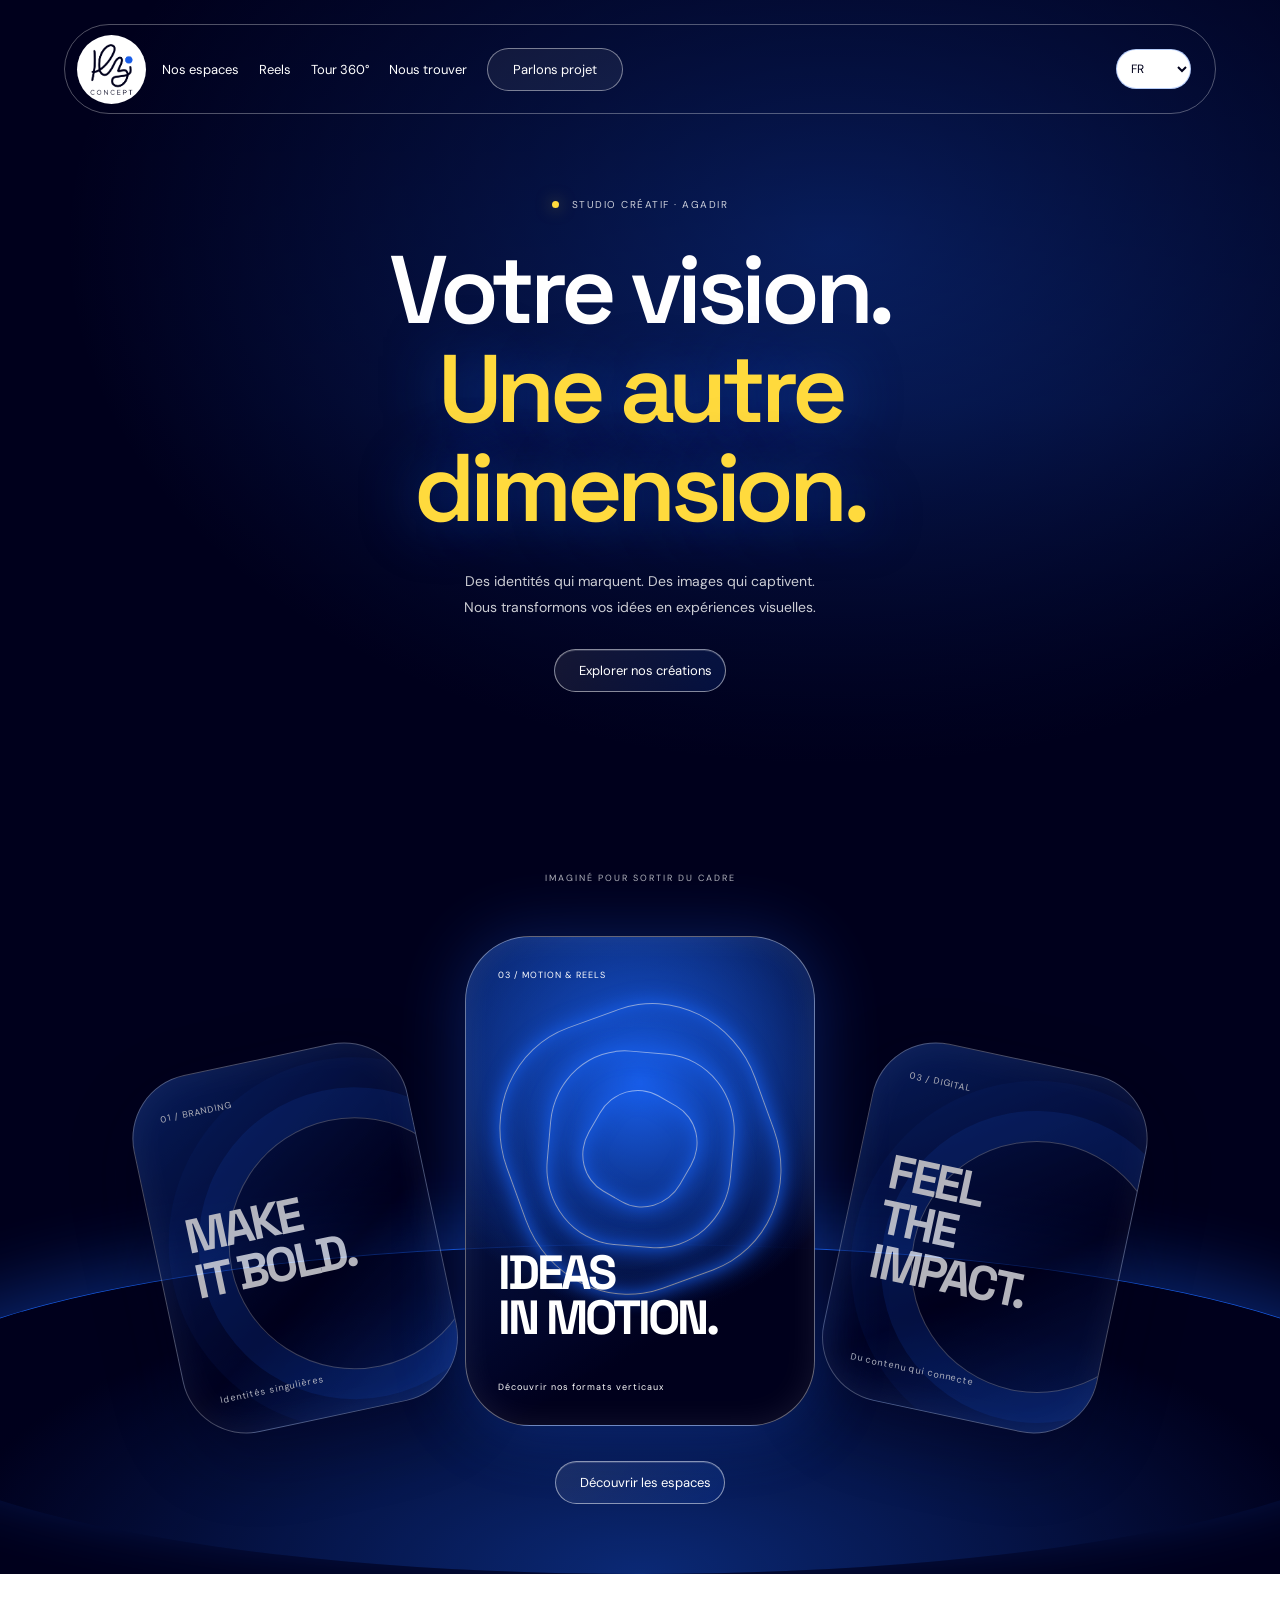
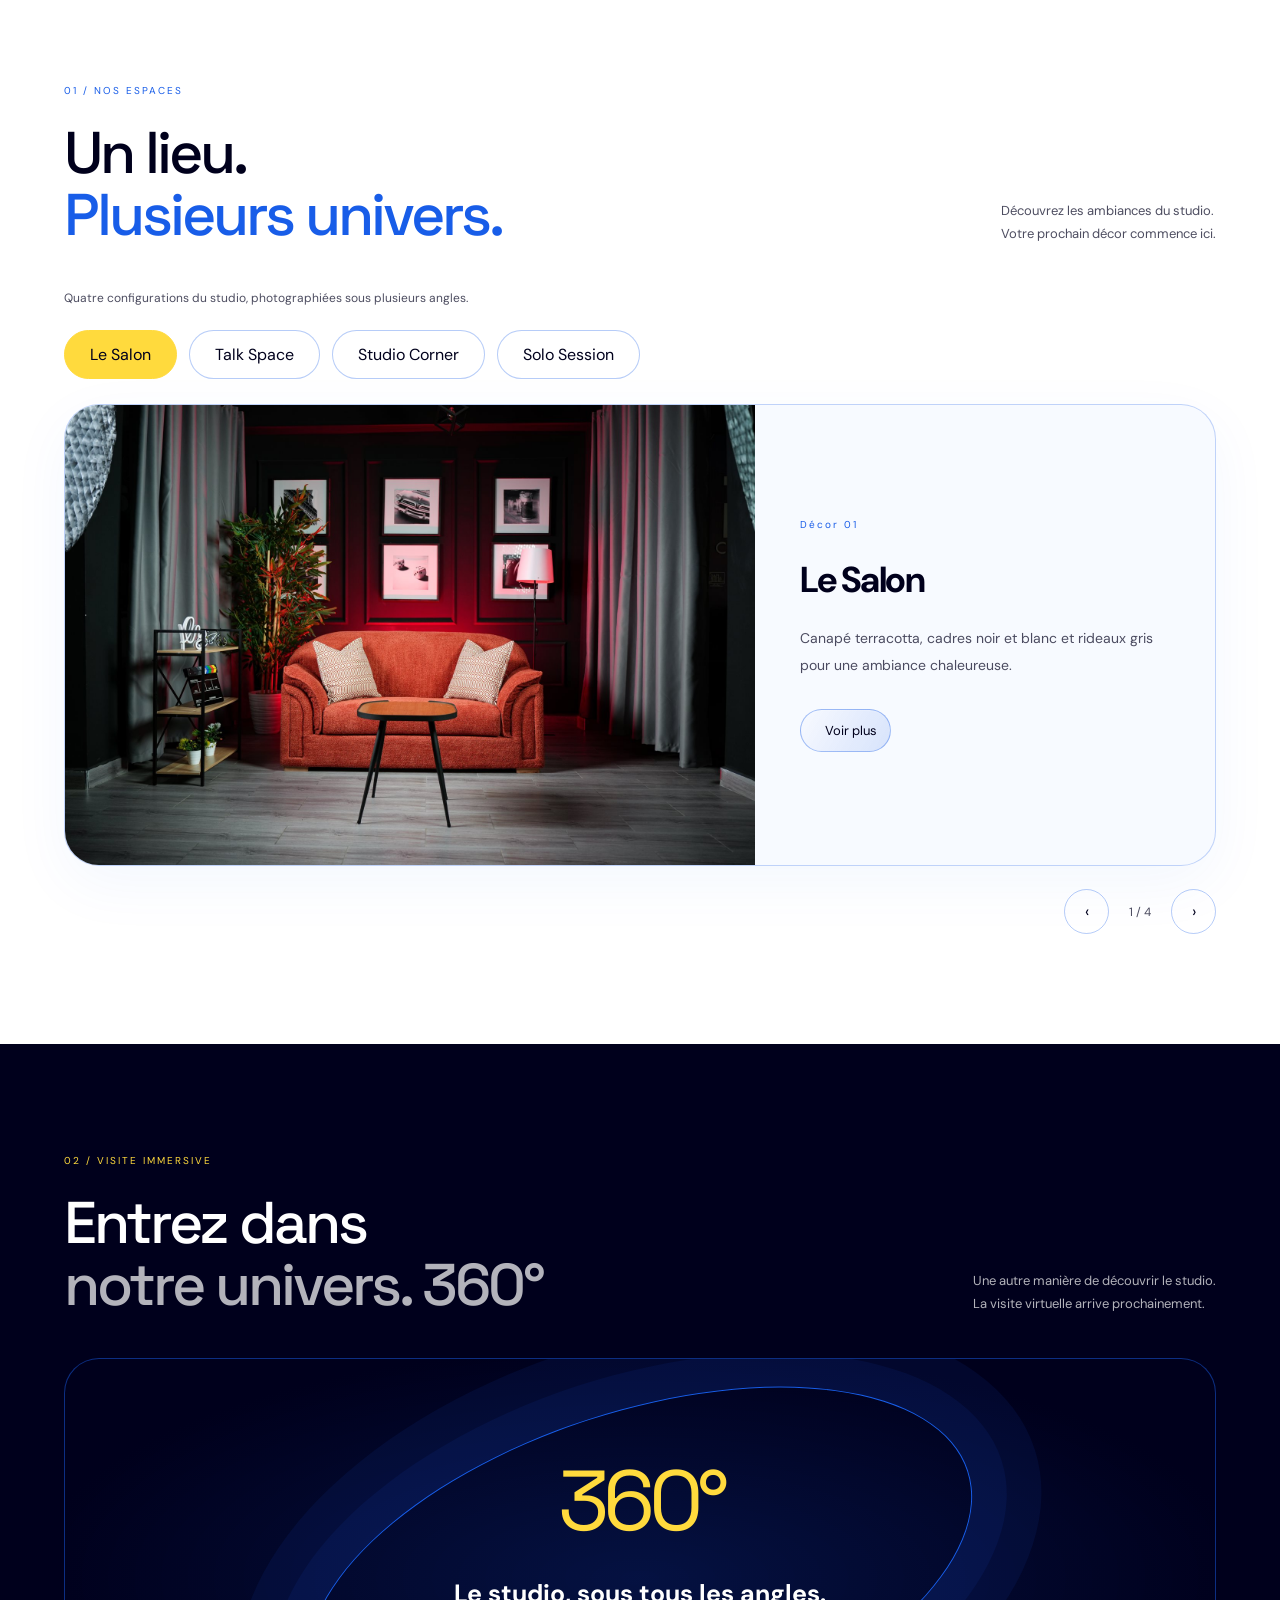
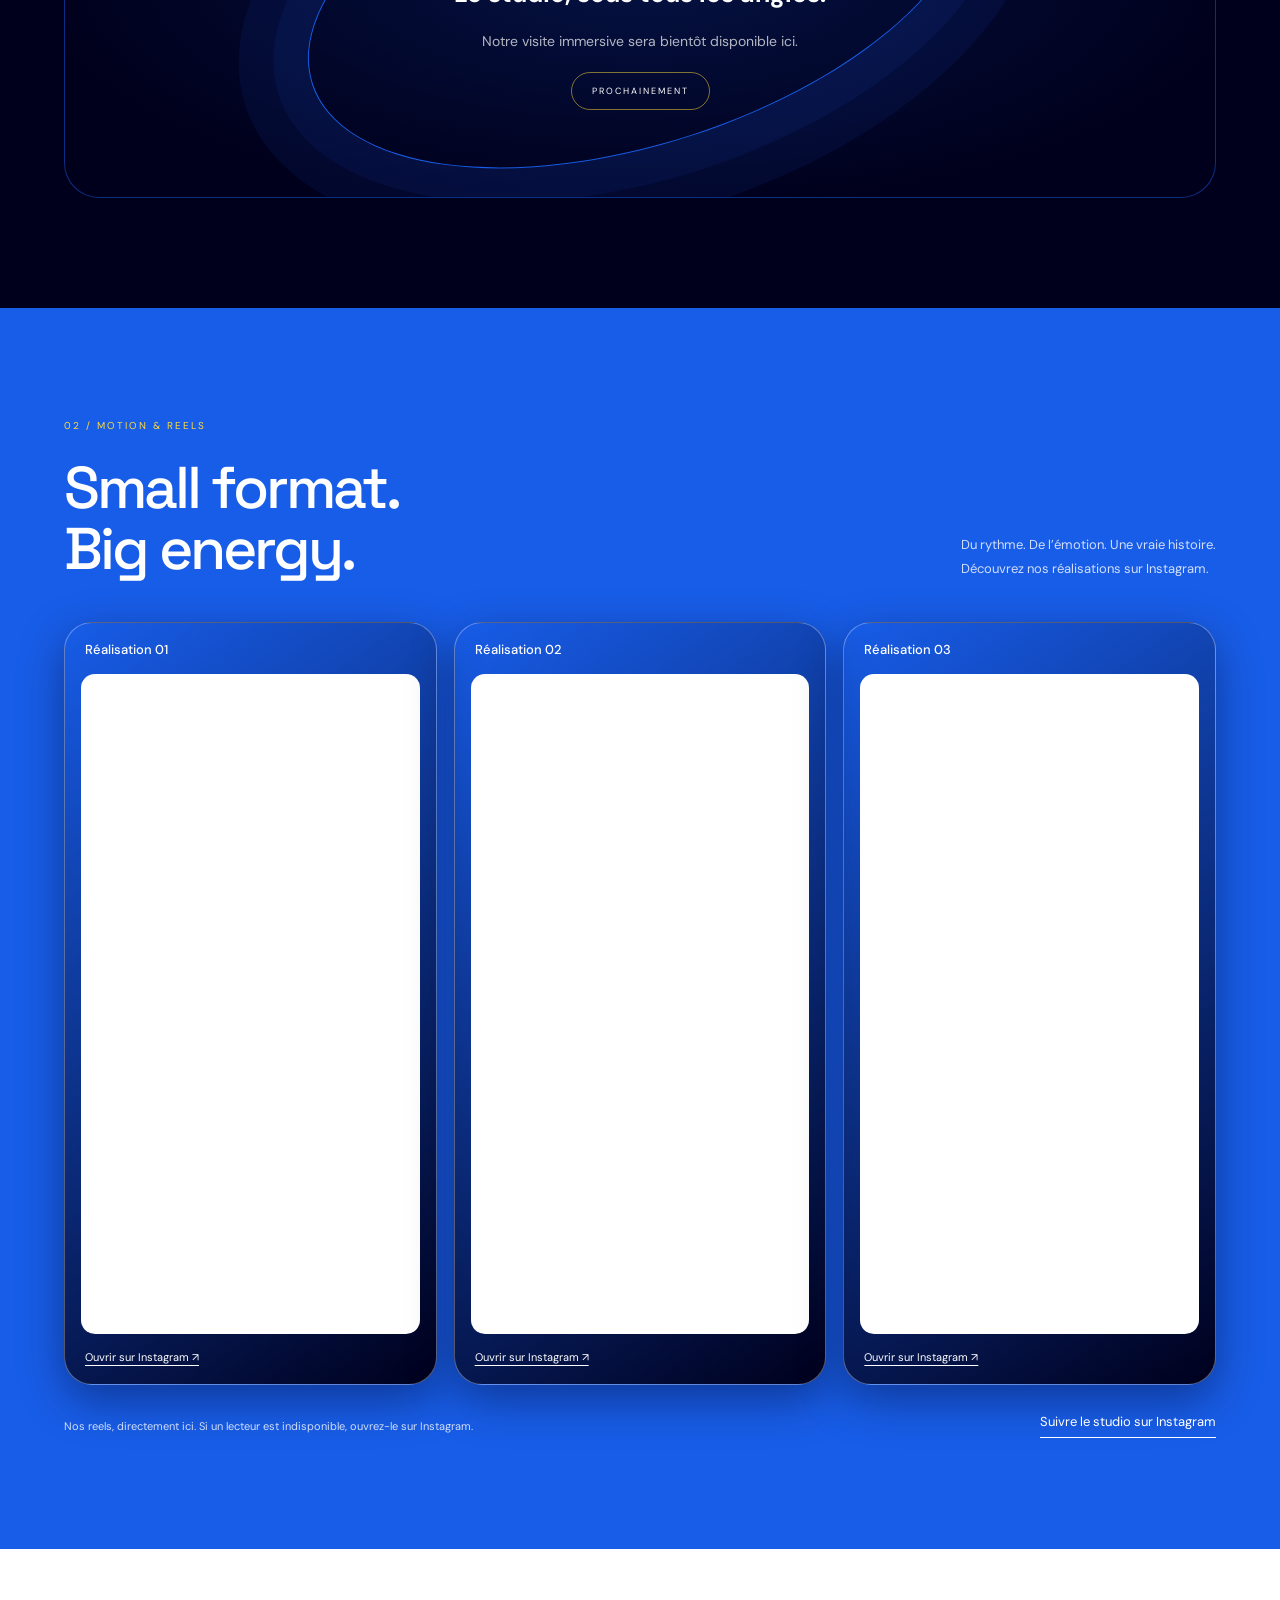
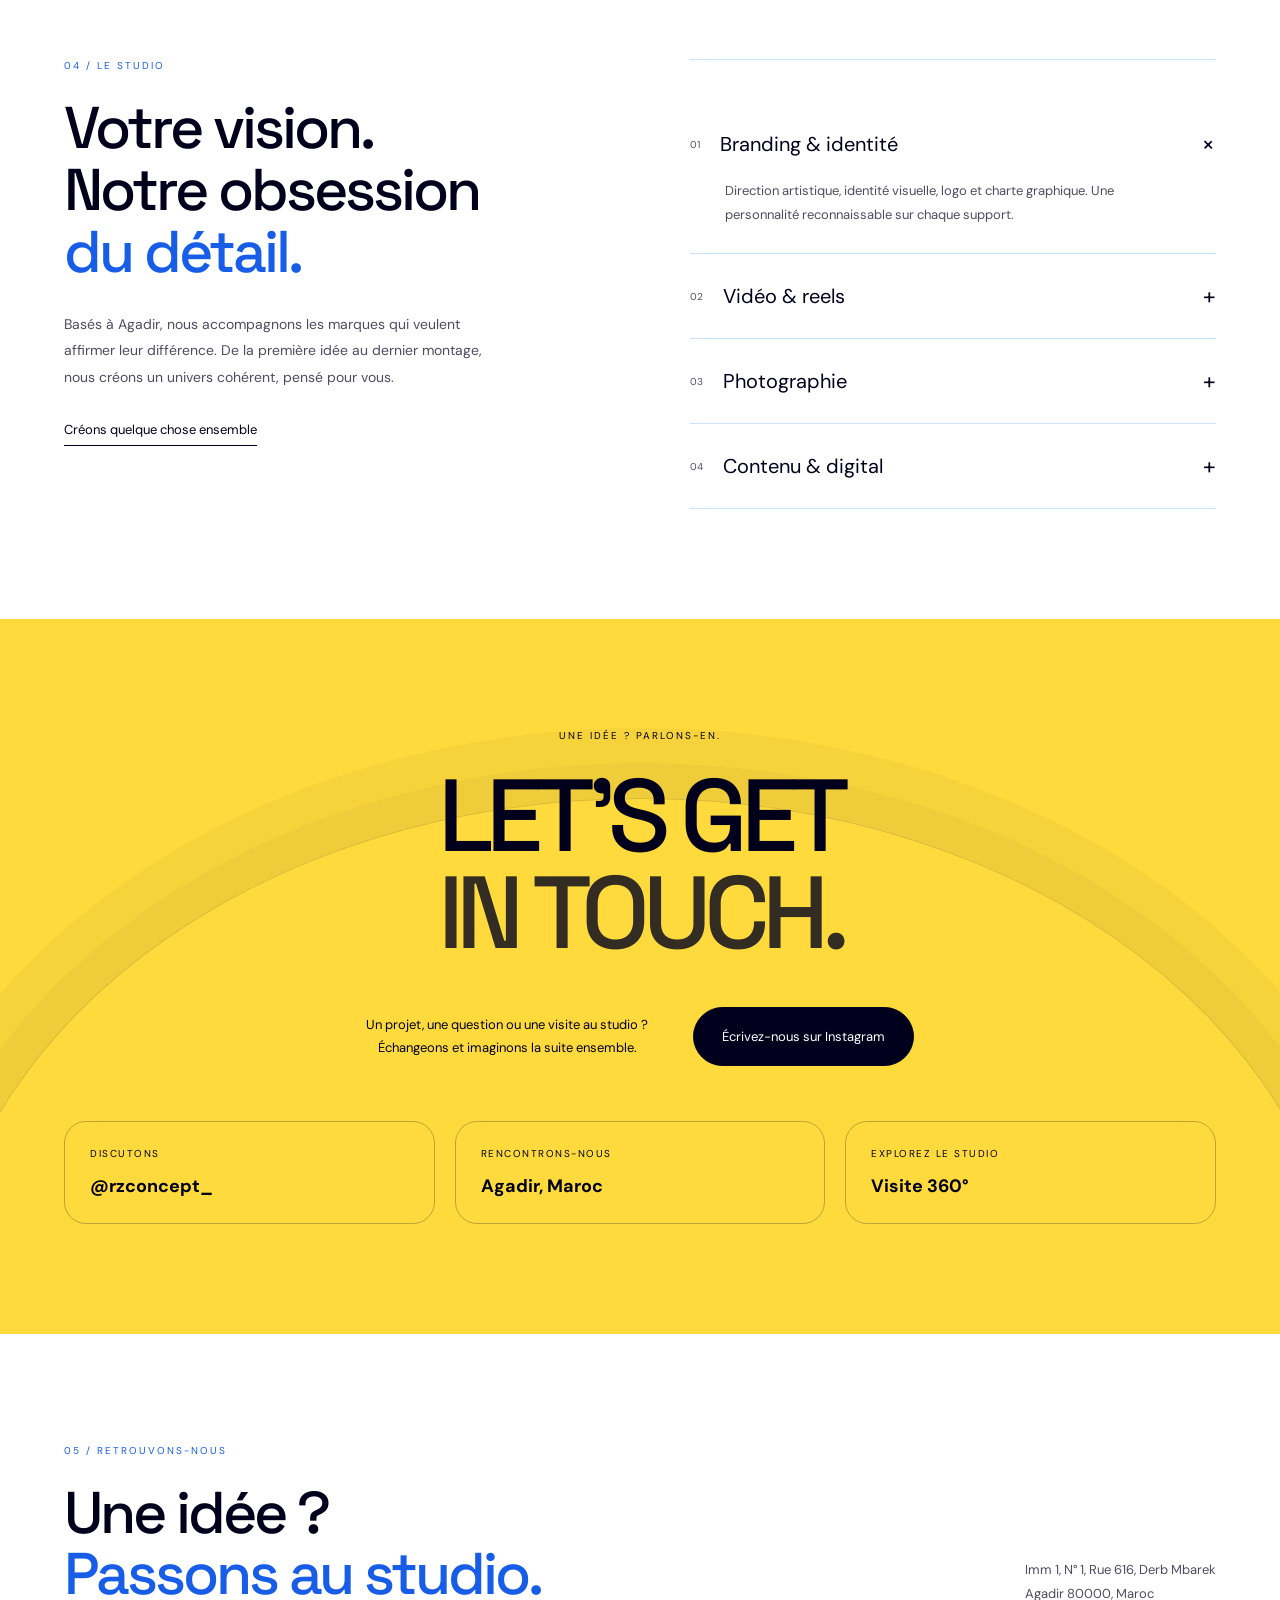
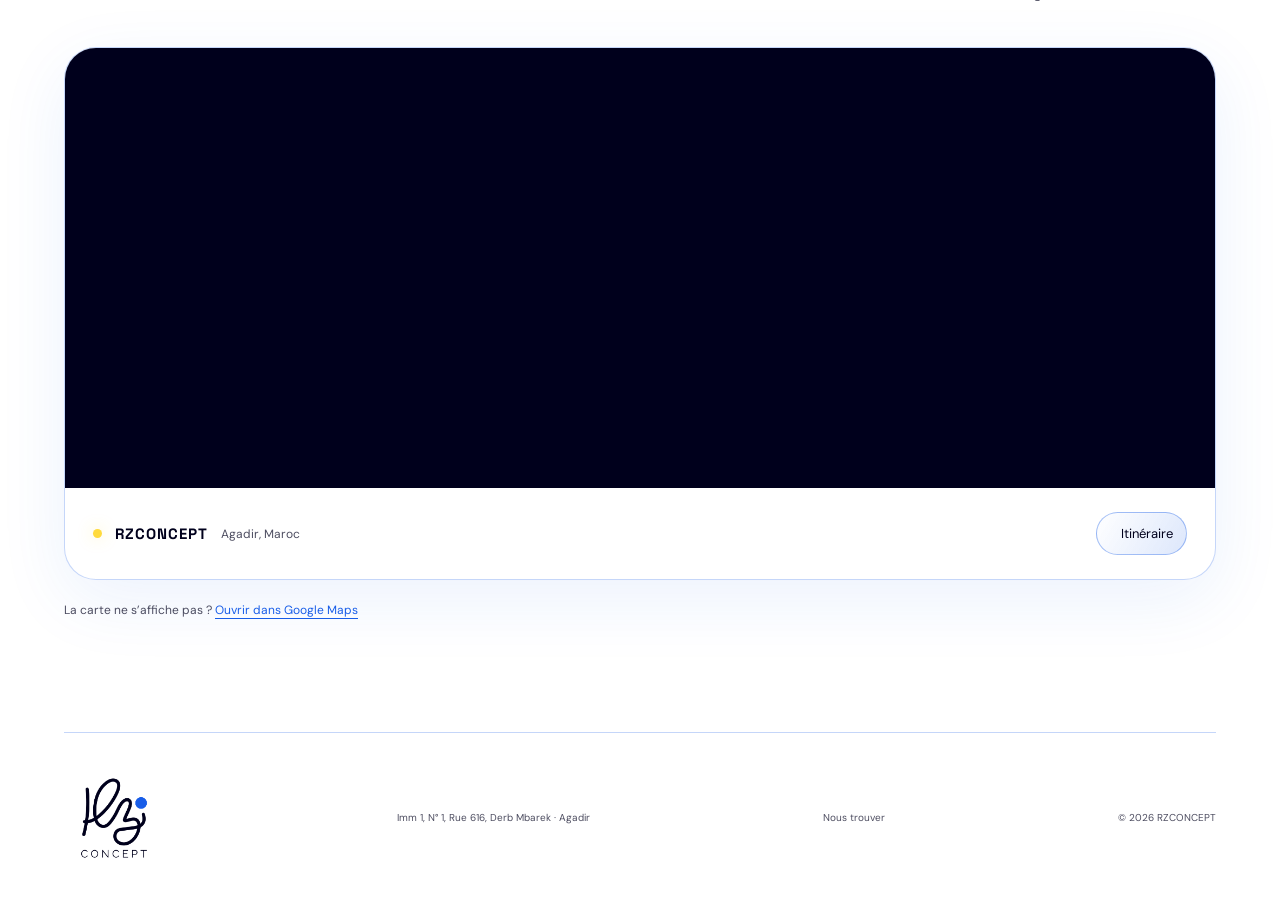
<file: index.html>
<!doctype html>
<html lang="fr">

<head>
  <meta charset="utf-8">
  <meta name="viewport" content="width=device-width,initial-scale=1">
  <meta name="theme-color" content="#00001c">

  <title>RZCONCEPT — Studio créatif à Agadir</title>

  <meta
    name="description"
    content="RZCONCEPT, studio créatif à Agadir. Identité de marque, photographie, production vidéo et reels. Donnons une nouvelle dimension à votre marque."
  >

  <link rel="icon" href="assets/media/logo.png">

  <link rel="stylesheet" href="assets/css/style.css">
  <link rel="stylesheet" href="assets/css/immersive.css">
  <link rel="stylesheet" href="assets/css/motion.css">
  <link rel="stylesheet" href="assets/css/spaces.css">
  <link rel="stylesheet" href="assets/css/light.css">
  <link rel="stylesheet" href="assets/css/hero-studio.css?v=1">

  <script src="assets/js/content.js?v=studio-photos-1" defer></script>
  <script src="assets/js/app.js" defer></script>
  <script src="assets/js/spaces.js" defer></script>
  <script src="assets/js/motion.js" defer></script>
  <script src="assets/js/hero-video.js" defer></script>
  <script src="assets/js/languages.js" defer></script>
</head>

<body>

  <!-- INTRO -->
  <div class="brand-intro" hidden aria-hidden="true">
    <div class="intro-lockup">
      <div class="intro-orbit"></div>

      <div class="intro-logo">
        <img
          src="assets/media/logo.png"
          width="150"
          height="150"
          alt=""
        >
      </div>

      <span class="intro-name">RZCONCEPT</span>
      <span class="intro-line"></span>
      <span class="intro-tag">
        YOUR VISION. ANOTHER DIMENSION.
      </span>
    </div>
  </div>


  <!-- SKIP -->
  <a class="skip" href="#main">
    Aller au contenu
  </a>


  <!-- HEADER -->
  <header class="header">

    <a
      class="logo"
      href="#"
      aria-label="RZCONCEPT accueil"
    >
      <img
        src="assets/media/logo.png"
        width="72"
        height="72"
        alt="RZ Concept"
      >
    </a>

    <nav
      id="navigation"
      aria-label="Navigation principale"
    >
      <a href="#spaces">
        Nos espaces
      </a>

      <a href="#reels">
        Reels
      </a>

      <a href="#tour">
        Tour 360°
      </a>

      <a href="#location">
        Nous trouver
      </a>

      <a
        class="nav-cta"
        href="#contact"
      >
        Parlons projet
      </a>
    </nav>


    <!-- LANGUES -->
    <label class="language-picker">

      <span class="sr-only">
        Langue
      </span>

      <select
        id="language"
        aria-label="Langue"
      >
        <option value="fr">
          FR
        </option>

        <option value="en">
          EN
        </option>

        <option value="ar">
          العربية
        </option>
      </select>

    </label>


    <!-- MENU MOBILE -->
    <button
      class="menu"
      aria-expanded="false"
      aria-controls="navigation"
      aria-label="Ouvrir le menu"
    >
      ☰
    </button>

  </header>


  <!-- MAIN -->
  <main id="main">


    <!-- HERO -->
    <section class="hero wrap immersive-hero">

      <video
        id="hero-video"
        class="hero-video"
        muted
        loop
        playsinline
        preload="none"
        aria-hidden="true"
        tabindex="-1"
      ></video>

      <div
        class="hero-shade"
        aria-hidden="true"
      ></div>

      <button
        id="video-toggle"
        class="video-toggle"
        hidden
      >
        Lire la vidéo
      </button>


      <div class="hero-copy">

        <div class="hero-meta">
          <span>
            <i></i>
            STUDIO CRÉATIF · AGADIR
          </span>
        </div>

        <h1>
          Votre vision.<br>
          <em>
            Une autre<br>
            dimension.
          </em>
        </h1>

        <p class="hero-description">
          Des identités qui marquent.
          Des images qui captivent.<br>
          Nous transformons vos idées
          en expériences visuelles.
        </p>

        <a
          class="glass-button"
          href="#reels"
        >
          Explorer nos créations
        </a>

      </div>

    </section>


    <!-- SHOWCASE -->
    <section
      class="showcase"
      aria-labelledby="showcase-title"
    >

      <div class="showcase-glow"></div>

      <div class="showcase-heading">

        <span
          class="eyebrow"
          id="showcase-title"
        >
          IMAGINÉ POUR SORTIR DU CADRE
        </span>

      </div>


      <div class="showcase-stage">


        <!-- BRANDING -->
        <a
          class="floating-card card-left"
          href="#spaces"
          aria-label="Découvrir les espaces du studio"
        >

          <span>
            01 / BRANDING
          </span>

          <strong>
            MAKE<br>
            IT BOLD.
          </strong>

          <span>
            Identités singulières
          </span>

        </a>


        <!-- MOTION -->
        <a
          class="floating-card card-center"
          href="#reels"
          aria-label="Découvrir la section reels"
        >

          <span>
            03 / MOTION & REELS
          </span>

          <div class="visual-tunnel">
            <i></i>
            <i></i>
            <i></i>
          </div>

          <strong>
            IDEAS<br>
            IN MOTION.
          </strong>

          <span>
            Découvrir nos formats verticaux
          </span>

        </a>


        <!-- DIGITAL -->
        <a
          class="floating-card card-right"
          href="#spaces"
          aria-label="Explorer les créations digitales"
        >

          <span>
            03 / DIGITAL
          </span>

          <strong>
            FEEL<br>
            THE IMPACT.
          </strong>

          <span>
            Du contenu qui connecte
          </span>

        </a>

      </div>


      <a
        href="#spaces"
        class="glass-button showcase-more"
      >
        Découvrir les espaces
      </a>

    </section>


    <!-- ESPACES -->
    <section
      class="section wrap"
      id="spaces"
      aria-labelledby="spaces-title"
    >

      <div class="section-head">

        <div>

          <p class="eyebrow">
            01 / NOS ESPACES
          </p>

          <h2 id="spaces-title">
            Un lieu.<br>
            <span>
              Plusieurs univers.
            </span>
          </h2>

        </div>

        <p>
          Découvrez les ambiances du studio.<br>
          Votre prochain décor commence ici.
        </p>

      </div>


      <p class="space-note">
        Quatre configurations du studio,
        photographiées sous plusieurs angles.
      </p>


      <div
        class="space-tabs"
        role="group"
        aria-label="Choisir un espace"
        id="space-tabs"
      ></div>


      <div
        id="space-view"
        class="space-view"
        aria-live="polite"
      ></div>


      <!-- CONTROLES ESPACES -->
      <div class="space-controls">

  <button
    id="space-prev"
    aria-label="Espace précédent"
  >
    ‹
  </button>

  <span id="space-count"></span>

  <button
    id="space-next"
    aria-label="Espace suivant"
  >
    ›
  </button>

      </div>

    </section>


    <!-- TOUR 360 -->
    <section
      class="section wrap"
      id="tour"
      aria-labelledby="tour-title"
    >

      <div class="section-head">

        <div>

          <p class="eyebrow">
            02 / VISITE IMMERSIVE
          </p>

          <h2 id="tour-title">
            Entrez dans<br>
            <span>
              notre univers. 360°
            </span>
          </h2>

        </div>

        <p>
          Une autre manière de découvrir
          le studio.<br>
          La visite virtuelle arrive
          prochainement.
        </p>

      </div>


      <div
        id="tour-stage"
        class="tour-stage"
      >

        <div
          class="tour-rings"
          aria-hidden="true"
        ></div>

        <span class="tour-symbol">
          360°
        </span>

        <h3>
          Le studio, sous tous les angles.
        </h3>

        <p>
          Notre visite immersive sera
          bientôt disponible ici.
        </p>

        <span class="tour-badge">
          PROCHAINEMENT
        </span>

      </div>

    </section>


    <!-- REELS -->
    <section
      class="reels-section section"
      id="reels"
    >

      <div class="wrap">

        <div class="section-head">

          <div>

            <p class="eyebrow">
              02 / MOTION & REELS
            </p>

            <h2>
              Small format.<br>
              <span>
                Big energy.
              </span>
            </h2>

          </div>

          <p>
            Du rythme. De l’émotion.
            Une vraie histoire.<br>
            Découvrez nos réalisations
            sur Instagram.
          </p>

        </div>


        <div
          class="reels"
          id="reel-grid"
        ></div>


        <div class="reels-foot">

          <p>
            Nos reels, directement ici.
            Si un lecteur est indisponible,
            ouvrez-le sur Instagram.
          </p>

          <a
            class="text-link"
            href="https://www.instagram.com/rzconcept_/"
            target="_blank"
            rel="noopener noreferrer"
          >
            Suivre le studio sur Instagram
          </a>

        </div>

      </div>

    </section>


    <!-- STUDIO -->
    <section
      class="section wrap studio"
      id="studio"
    >

      <div>

        <p class="eyebrow">
          04 / LE STUDIO
        </p>

        <h2>
          Votre vision.<br>
          Notre obsession<br>
          <span>
            du détail.
          </span>
        </h2>

        <p class="studio-copy">
          Basés à Agadir, nous accompagnons
          les marques qui veulent affirmer
          leur différence. De la première
          idée au dernier montage, nous
          créons un univers cohérent,
          pensé pour vous.
        </p>

        <a
          class="text-link"
          href="#contact"
        >
          Créons quelque chose ensemble
        </a>

      </div>


      <!-- SERVICES -->
      <div class="services">

        <details open>

          <summary>
            <span>01</span>
            Branding & identité
            <b>+</b>
          </summary>

          <p>
            Direction artistique,
            identité visuelle,
            logo et charte graphique.
            Une personnalité reconnaissable
            sur chaque support.
          </p>

        </details>


        <details>

          <summary>
            <span>02</span>
            Vidéo & reels
            <b>+</b>
          </summary>

          <p>
            Concept, tournage et montage.
            Des films de marque et des
            formats verticaux pensés pour
            capter l’attention.
          </p>

        </details>


        <details>

          <summary>
            <span>03</span>
            Photographie
            <b>+</b>
          </summary>

          <p>
            Produits, portraits et univers
            de marque. Des images soignées,
            avec une intention dans chaque
            détail.
          </p>

        </details>


        <details>

          <summary>
            <span>04</span>
            Contenu & digital
            <b>+</b>
          </summary>

          <p>
            Direction de contenu et création
            graphique pour donner une présence
            cohérente à votre marque sur
            les réseaux.
          </p>

        </details>

      </div>

    </section>


    <!-- CONTACT -->
    <section
      class="contact section"
      id="contact"
    >

      <div class="wrap">

        <p class="eyebrow">
          UNE IDÉE ? PARLONS-EN.
        </p>

        <h2>
          LET’S GET<br>
          <em>
            IN TOUCH.
          </em>
        </h2>


        <div class="contact-bottom">

          <p>
            Un projet, une question
            ou une visite au studio ?<br>
            Échangeons et imaginons
            la suite ensemble.
          </p>

          <a
            class="pill"
            href="https://www.instagram.com/rzconcept_/"
            target="_blank"
            rel="noopener noreferrer"
          >
            Écrivez-nous sur Instagram
          </a>

        </div>


        <div class="contact-options">

          <a
            href="https://www.instagram.com/rzconcept_/"
            target="_blank"
            rel="noopener noreferrer"
          >
            <span>
              DISCUTONS
            </span>

            <strong>
              @rzconcept_
            </strong>
          </a>


          <a href="#location">

            <span>
              RENCONTRONS-NOUS
            </span>

            <strong>
              Agadir, Maroc
            </strong>

          </a>


          <a href="#tour">

            <span>
              EXPLOREZ LE STUDIO
            </span>

            <strong>
              Visite 360°
            </strong>

          </a>

        </div>

      </div>

    </section>


    <!-- LOCALISATION -->
    <section
      class="location-section section wrap"
      id="location"
      aria-labelledby="location-title"
    >

      <div class="section-head">

        <div>

          <p class="eyebrow">
            05 / RETROUVONS-NOUS
          </p>

          <h2 id="location-title">
            Une idée ?<br>
            <span>
              Passons au studio.
            </span>
          </h2>

        </div>

        <p>
          Imm 1, N° 1, Rue 616,
          Derb Mbarek<br>
          Agadir 80000, Maroc
        </p>

      </div>


      <div class="location-panel">

        <div class="location-map">

          <iframe
            src="https://maps.google.com/maps?q=30.4259884%2C-9.5699393&amp;z=17&amp;output=embed"
            title="Localisation du studio RZCONCEPT à Agadir"
            loading="lazy"
            referrerpolicy="no-referrer-when-downgrade"
            allowfullscreen
          ></iframe>

        </div>


        <div class="location-bar">

          <div>

            <span
              class="location-dot"
              aria-hidden="true"
            ></span>

            <strong>
              RZCONCEPT
            </strong>

            <span class="location-city">
              Agadir, Maroc
            </span>

          </div>


          <a
            class="glass-button"
            href="https://www.google.com/maps/dir/?api=1&amp;destination=30.4259884%2C-9.5699393"
            target="_blank"
            rel="noopener noreferrer"
          >
            Itinéraire
          </a>

        </div>

      </div>


      <p class="location-help">

        La carte ne s’affiche pas ?

        <a
          href="https://www.google.com/maps/search/?api=1&amp;query=30.4259884%2C-9.5699393"
          target="_blank"
          rel="noopener noreferrer"
        >
          Ouvrir dans Google Maps
        </a>

      </p>

    </section>

  </main>


  <!-- FOOTER -->
  <footer class="wrap">

    <a
      class="logo"
      href="#"
    >
      <img
        src="assets/media/logo.png"
        width="72"
        height="72"
        alt="RZ Concept"
      >
    </a>


    <p>
      Imm 1, N° 1, Rue 616,
      Derb Mbarek · Agadir
    </p>


    <a
      href="https://www.google.com/maps/dir/?api=1&amp;destination=30.4259884%2C-9.5699393"
      target="_blank"
      rel="noopener noreferrer"
    >
      Nous trouver
    </a>


    <small>
      ©
      <span id="year">
        2026
      </span>
      RZCONCEPT
    </small>

  </footer>


  <!-- VIEWER -->
  <dialog
    id="viewer"
    aria-labelledby="viewer-title"
  >

    <button
      class="close"
      aria-label="Fermer"
    >
      ✕
    </button>

    <div id="viewer-content"></div>

  </dialog>

</body>
</html>
</file>
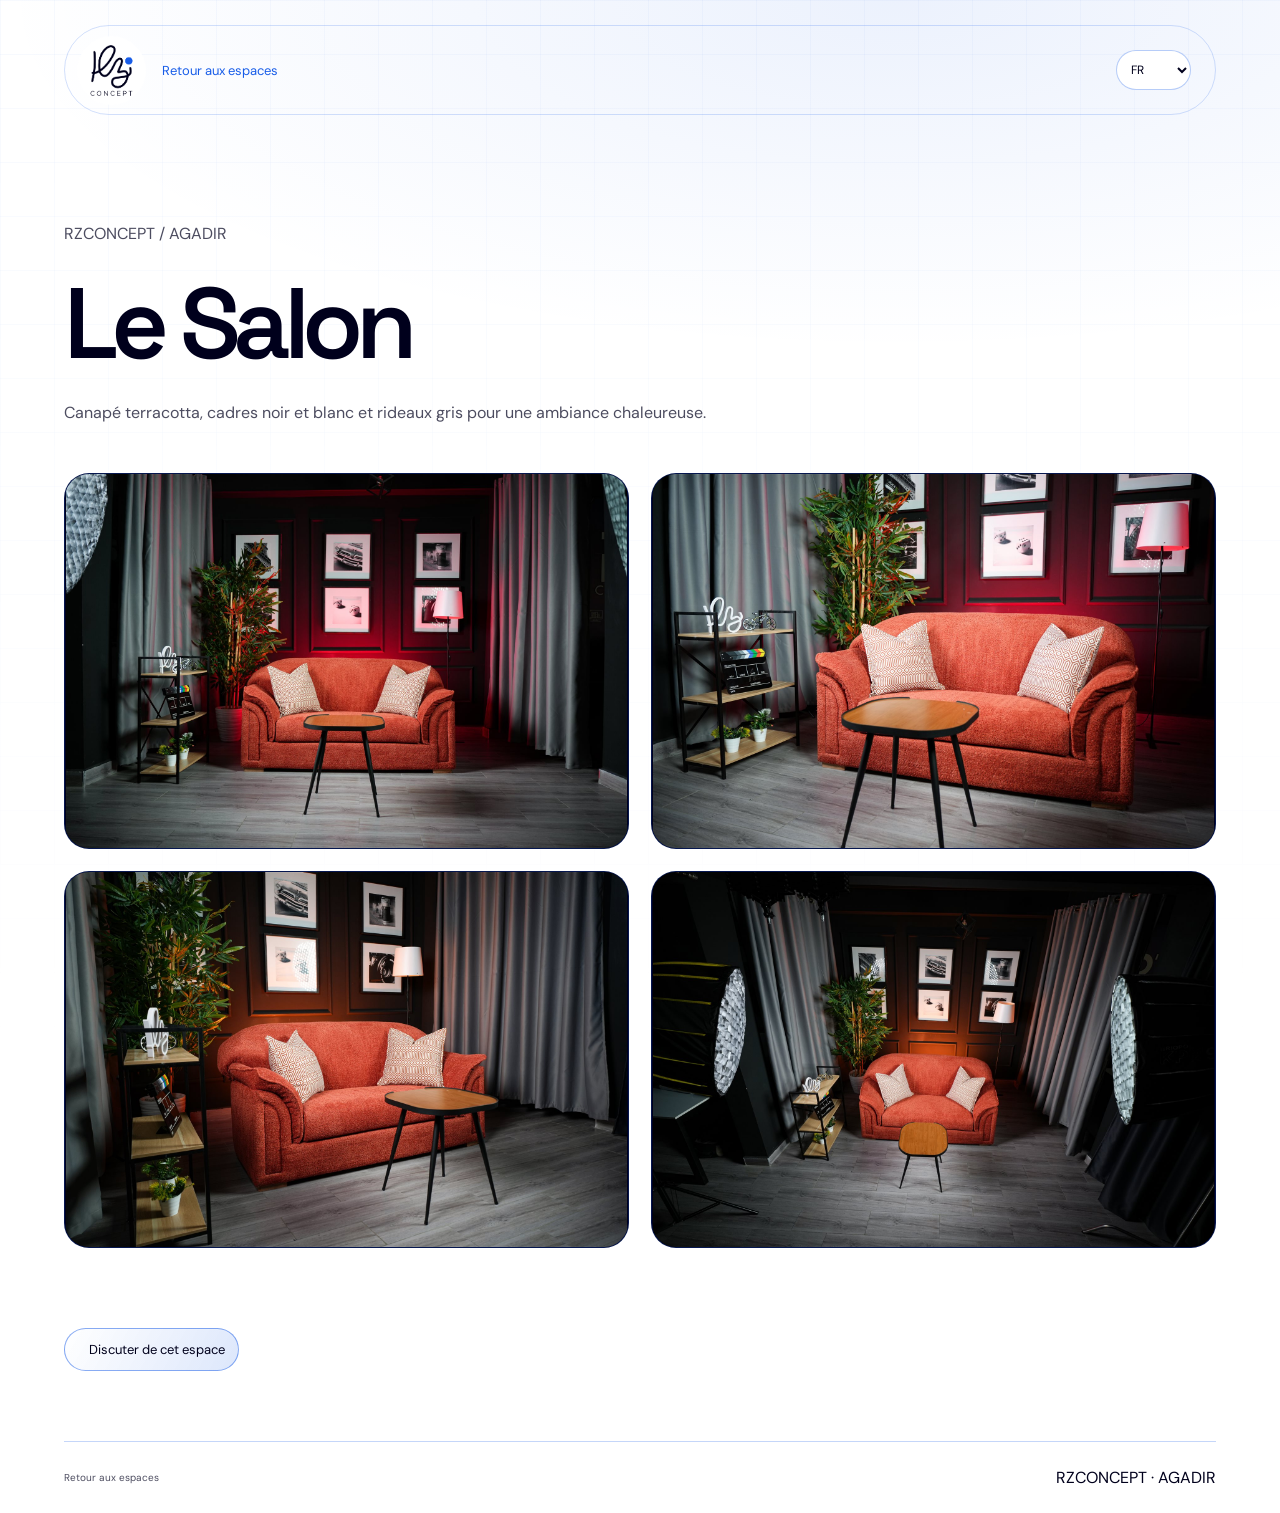
<file: espace le-salon.html>
<!doctype html><html lang="fr"><head><meta charset="utf-8"><meta name="viewport" content="width=device-width,initial-scale=1"><title>Le Salon — RZCONCEPT</title><link rel="icon" href="assets/media/logo.png"><link rel="stylesheet" href="assets/css/style.css"><link rel="stylesheet" href="assets/css/immersive.css"><link rel="stylesheet" href="assets/css/light.css"><link rel="stylesheet" href="assets/css/hero-studio.css?v=1"><script src="assets/js/content.js?v=studio-photos-1" defer></script><script src="assets/js/space-detail.js" defer></script><script src="assets/js/languages.js" defer></script></head><body class="space-detail-page" data-space="le-salon"><a class="skip" href="#main">Aller au contenu</a><header class="header"><a class="logo" href="index.html"><img src="assets/media/logo.png" alt="RZ Concept" width="55" height="55"></a><a class="detail-back" href="index.html#spaces">Retour aux espaces</a><label class="language-picker"><span class="sr-only">Langue</span><select id="language" aria-label="Langue"><option value="fr">FR</option><option value="en">EN</option><option value="ar">العربية</option></select></label></header><main id="main" class="wrap"><div class="detail-heading"><p>RZCONCEPT / AGADIR</p><h1 id="space-name">Le Salon</h1><p id="space-description"></p></div><h2 class="sr-only">Galerie du studio</h2><div id="space-gallery" class="studio-gallery"></div><div class="detail-cta"><a class="glass-button" href="index.html#contact">Discuter de cet espace </a></div></main><footer class="wrap detail-footer"><a href="index.html#spaces">Retour aux espaces</a><span>RZCONCEPT · AGADIR</span></footer><dialog id="photo-viewer" class="photo-modal" aria-label="Galerie du studio"><button class="close" id="photo-close" aria-label="Fermer">✕</button><img alt=""><div class="photo-controls"><button id="photo-prev" aria-label="Photo précédente">←</button><p id="photo-caption" aria-live="polite"></p><button id="photo-next" aria-label="Photo suivante">→</button></div></dialog></body></html>
</file>
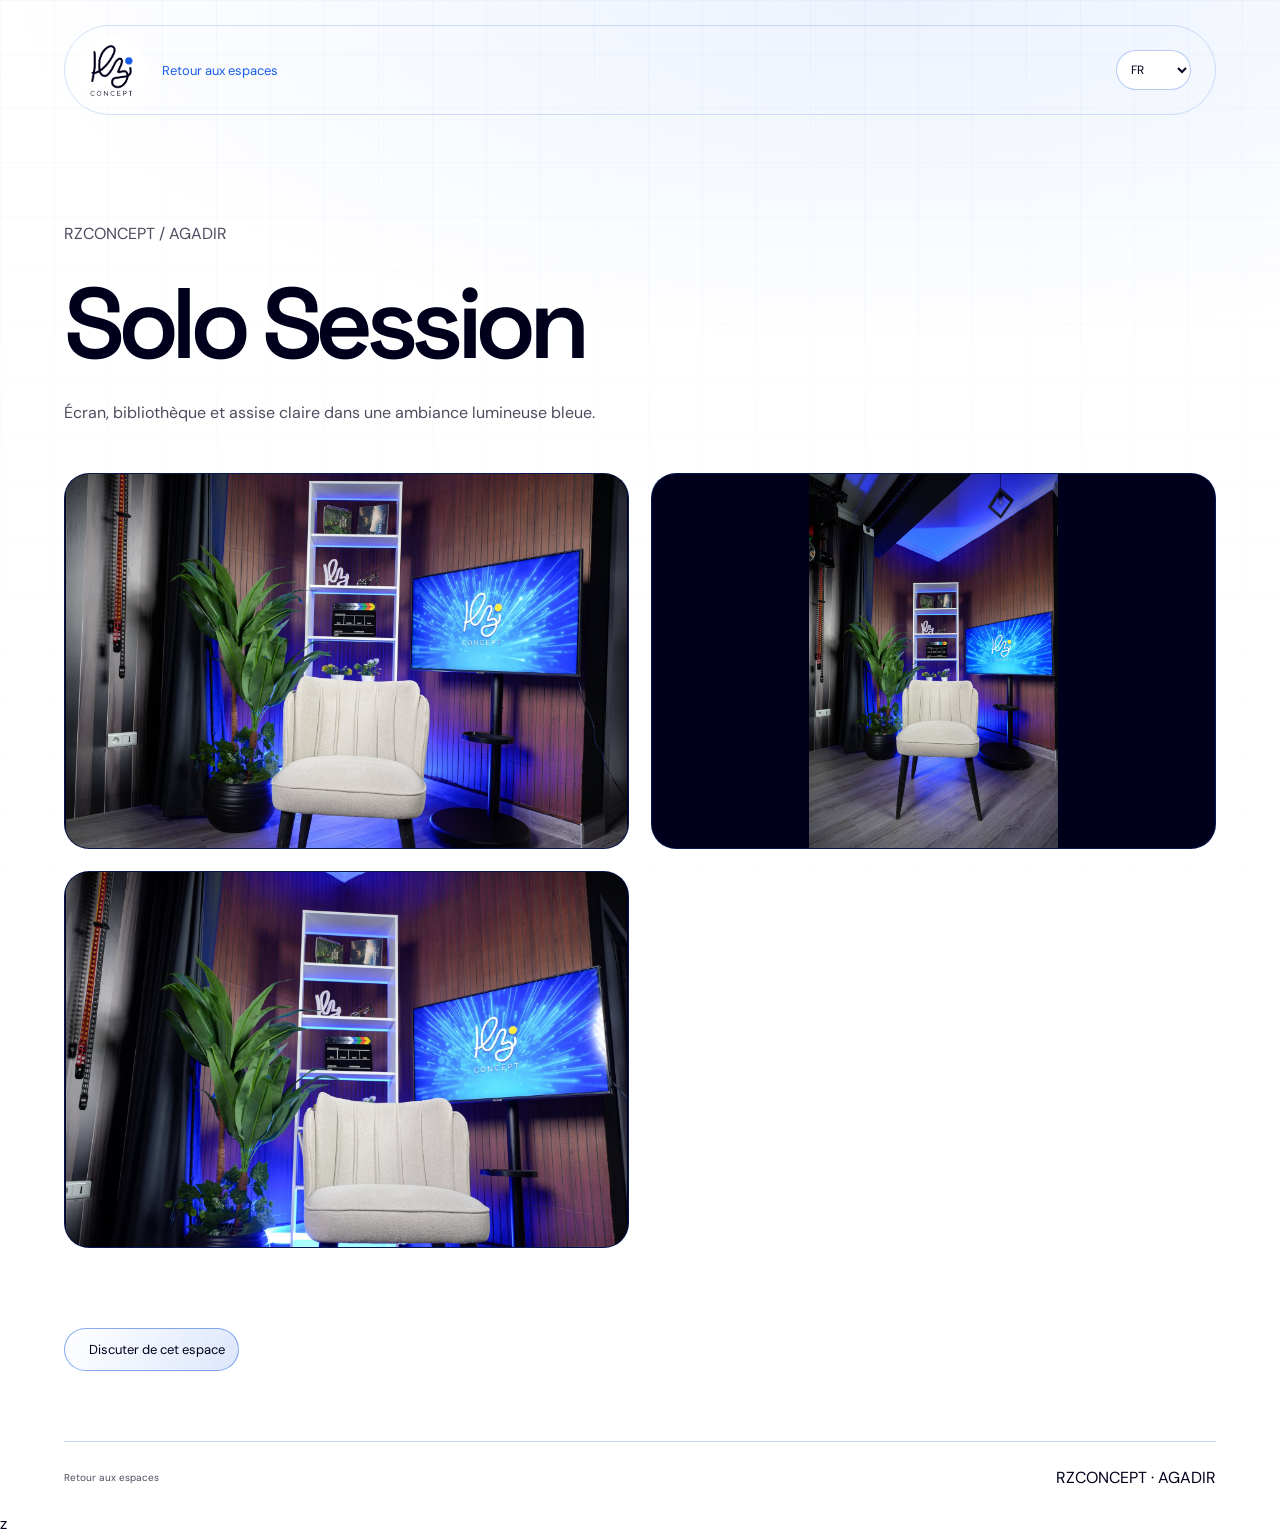
<file: espace Solo Scene.html>
<!doctype html><html lang="fr"><head><meta charset="utf-8"><meta name="viewport" content="width=device-width,initial-scale=1"><title>Solo Session — RZCONCEPT</title><link rel="icon" href="assets/media/logo.png"><link rel="stylesheet" href="assets/css/style.css"><link rel="stylesheet" href="assets/css/immersive.css"><link rel="stylesheet" href="assets/css/light.css"><link rel="stylesheet" href="assets/css/hero-studio.css?v=1"><script src="assets/js/content.js?v=studio-photos-1" defer></script><script src="assets/js/space-detail.js" defer></script><script src="assets/js/languages.js" defer></script></head><body class="space-detail-page" data-space="Solo Session"><a class="skip" href="#main">Aller au contenu</a><header class="header"><a class="logo" href="index.html"><img src="assets/media/logo.png" alt="RZ Concept" width="55" height="55"></a><a class="detail-back" href="index.html#spaces">Retour aux espaces</a><label class="language-picker"><span class="sr-only">Langue</span><select id="language" aria-label="Langue"><option value="fr">FR</option><option value="en">EN</option><option value="ar">العربية</option></select></label></header><main id="main" class="wrap"><div class="detail-heading"><p>RZCONCEPT / AGADIR</p><h1 id="space-name">Solo Session</h1><p id="space-description"></p></div><h2 class="sr-only">Galerie du studio</h2><div id="space-gallery" class="studio-gallery"></div><div class="detail-cta">
    <a class="glass-button" href="index.html#contact">Discuter de cet espace </a></div></main><footer class="wrap detail-footer"><a href="index.html#spaces">Retour aux espaces</a><span>RZCONCEPT · AGADIR</span></footer><dialog id="photo-viewer" class="photo-modal" aria-label="Galerie du studio"><button class="close" id="photo-close" aria-label="Fermer">✕</button><img alt=""><div class="photo-controls"><button id="photo-prev" aria-label="Photo précédente">←</button><p id="photo-caption" aria-live="polite"></p><button id="photo-next" aria-label="Photo suivante">→</button></div></dialog></body></html>z
</file>
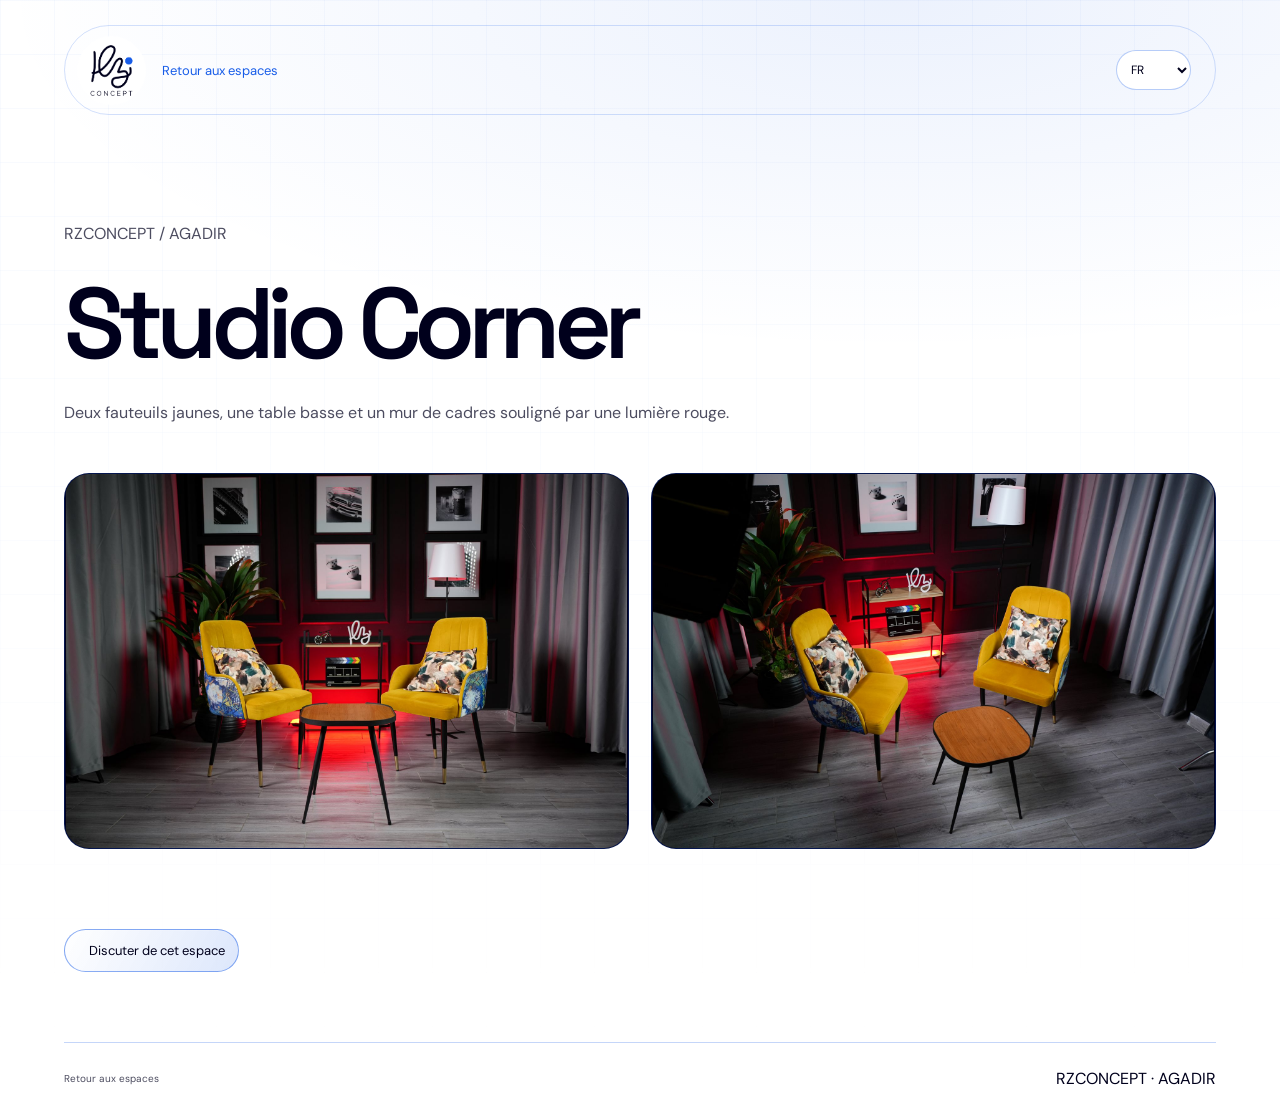
<file: espace Studio Corner.html>
<!doctype html><html lang="fr"><head><meta charset="utf-8">
    <meta name="viewport" content="width=device-width,initial-scale=1"><title>Studio Corner — RZCONCEPT

    </title><link rel="icon" href="assets/media/logo.png"><link rel="stylesheet" href="assets/css/style.css"><link rel="stylesheet" href="assets/css/immersive.css"><link rel="stylesheet" href="assets/css/light.css"><link rel="stylesheet" href="assets/css/hero-studio.css?v=1"><script src="assets/js/content.js?v=studio-photos-1" defer></script><script src="assets/js/space-detail.js" defer></script><script src="assets/js/languages.js" defer></script></head><body class="space-detail-page" data-space="Studio Corner"><a class="skip" href="#main">Aller au contenu</a><header class="header"><a class="logo" href="index.html"><img src="assets/media/logo.png" alt="RZ Concept" width="55" height="55"></a><a class="detail-back" href="index.html#spaces">Retour aux espaces</a><label class="language-picker"><span class="sr-only">Langue</span><select id="language" aria-label="Langue"><option value="fr">FR</option><option value="en">EN</option><option value="ar">العربية</option></select></label></header><main id="main" class="wrap"><div class="detail-heading"><p>RZCONCEPT / AGADIR</p><h1 id="space-name">Studio Corner</h1><p id="space-description"></p></div><h2 class="sr-only">Galerie du studio</h2><div id="space-gallery" class="studio-gallery"></div><div class="detail-cta">
        <a class="glass-button" href="index.html#contact">Discuter de cet espace </a></div></main><footer class="wrap detail-footer"><a href="index.html#spaces">Retour aux espaces</a><span>RZCONCEPT · AGADIR</span></footer><dialog id="photo-viewer" class="photo-modal" aria-label="Galerie du studio"><button class="close" id="photo-close" aria-label="Fermer">✕</button><img alt=""><div class="photo-controls"><button id="photo-prev" aria-label="Photo précédente">←</button><p id="photo-caption" aria-live="polite"></p>
    <button id="photo-next" aria-label="Photo suivante">→</button></div></dialog></body></html>
</file>
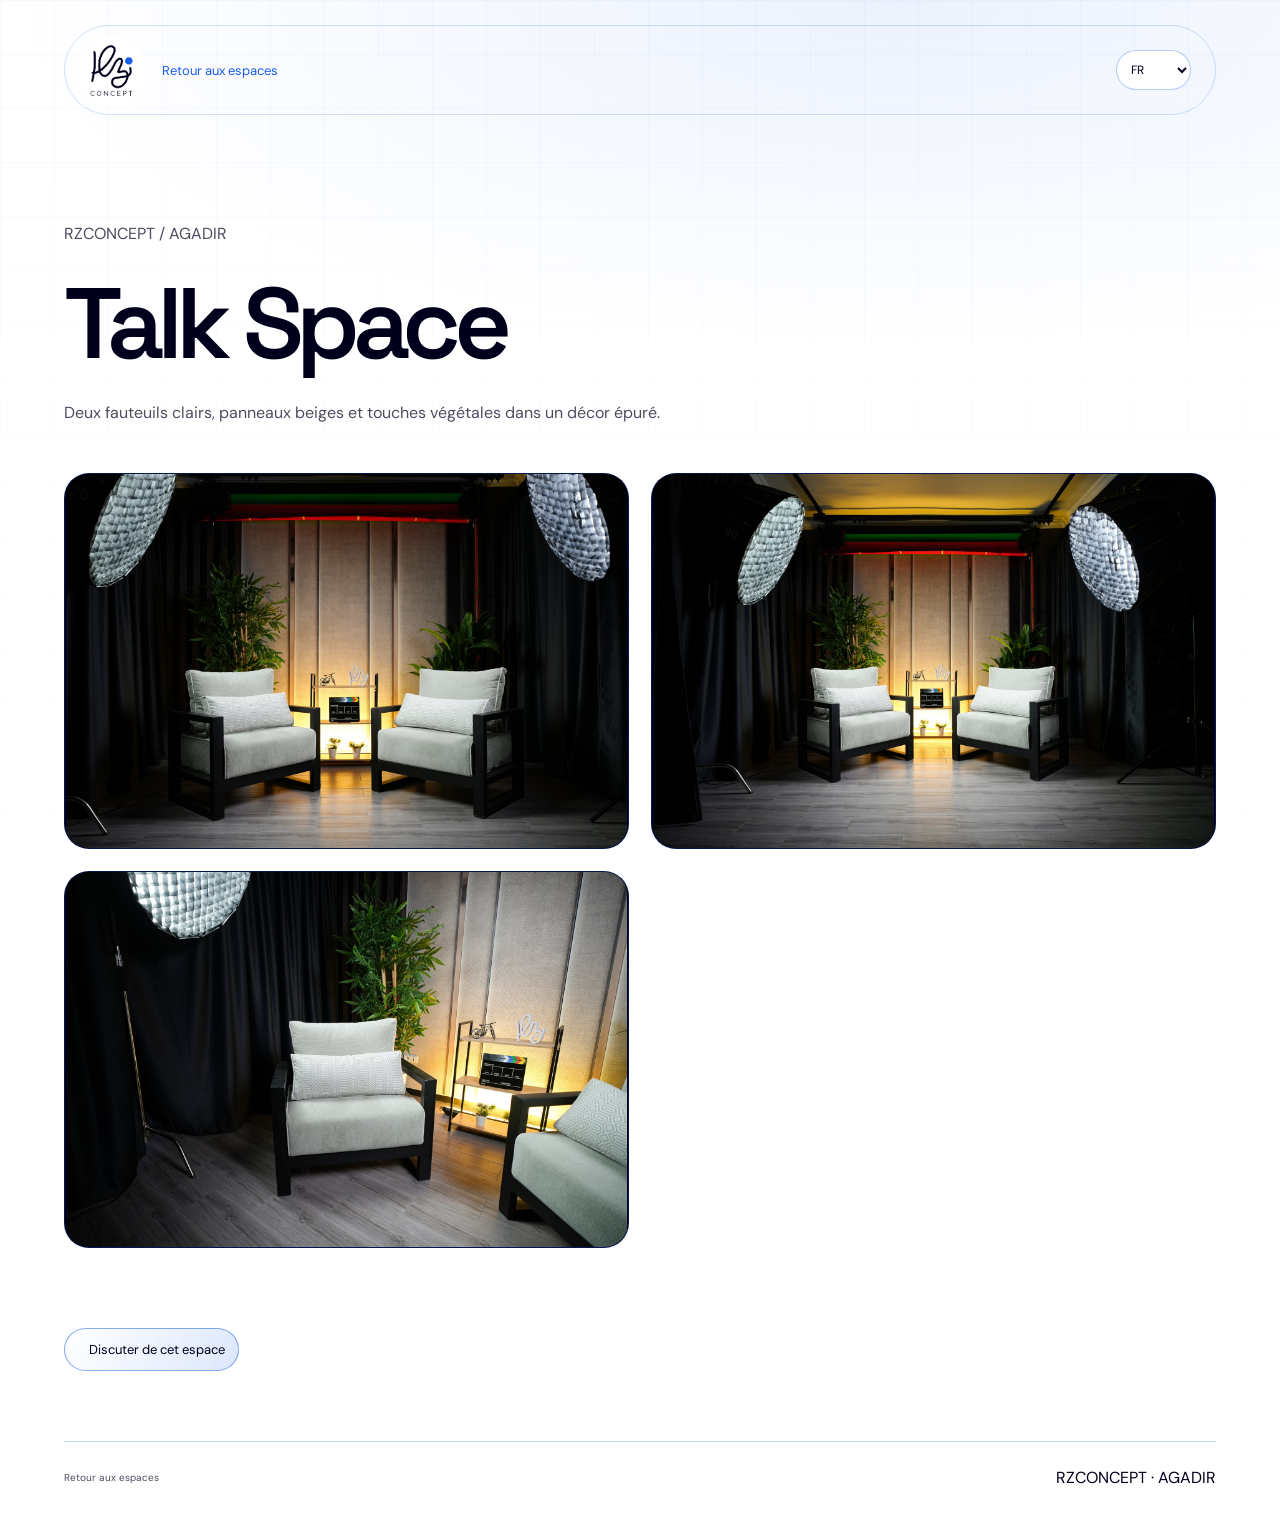
<file: espace Talk Space.html>
<!doctype html><html lang="fr"><head><meta charset="utf-8"><meta name="viewport" content="width=device-width,initial-scale=1"><title>Talk Space — RZCONCEPT</title><link rel="icon" href="assets/media/logo.png"><link rel="stylesheet" href="assets/css/style.css"><link rel="stylesheet" href="assets/css/immersive.css"><link rel="stylesheet" href="assets/css/light.css"><link rel="stylesheet" href="assets/css/hero-studio.css?v=1"><script src="assets/js/content.js?v=studio-photos-1" defer></script><script src="assets/js/space-detail.js" defer></script><script src="assets/js/languages.js" defer></script></head><body class="space-detail-page" data-space="Talk Space"><a class="skip" href="#main">Aller au contenu</a><header class="header"><a class="logo" href="index.html"><img src="assets/media/logo.png" alt="RZ Concept" width="55" height="55"></a><a class="detail-back" href="index.html#spaces">Retour aux espaces</a><label class="language-picker"><span class="sr-only">Langue</span><select id="language" aria-label="Langue"><option value="fr">FR</option><option value="en">EN</option><option value="ar">العربية</option></select></label></header><main id="main" class="wrap"><div class="detail-heading"><p>RZCONCEPT / AGADIR</p><h1 id="space-name">Talk Space</h1><p id="space-description"></p></div><h2 class="sr-only">Galerie du studio</h2><div id="space-gallery" class="studio-gallery"></div><div class="detail-cta"><a class="glass-button" href="index.html#contact">Discuter de cet espace </a></div></main><footer class="wrap detail-footer"><a href="index.html#spaces">Retour aux espaces</a><span>RZCONCEPT · AGADIR</span></footer><dialog id="photo-viewer" class="photo-modal" aria-label="Galerie du studio"><button class="close" id="photo-close" aria-label="Fermer">✕</button><img alt=""><div class="photo-controls"><button id="photo-prev" aria-label="Photo précédente">←</button><p id="photo-caption" aria-live="polite"></p><button id="photo-next" aria-label="Photo suivante">→</button></div></dialog></body></html>
</file>
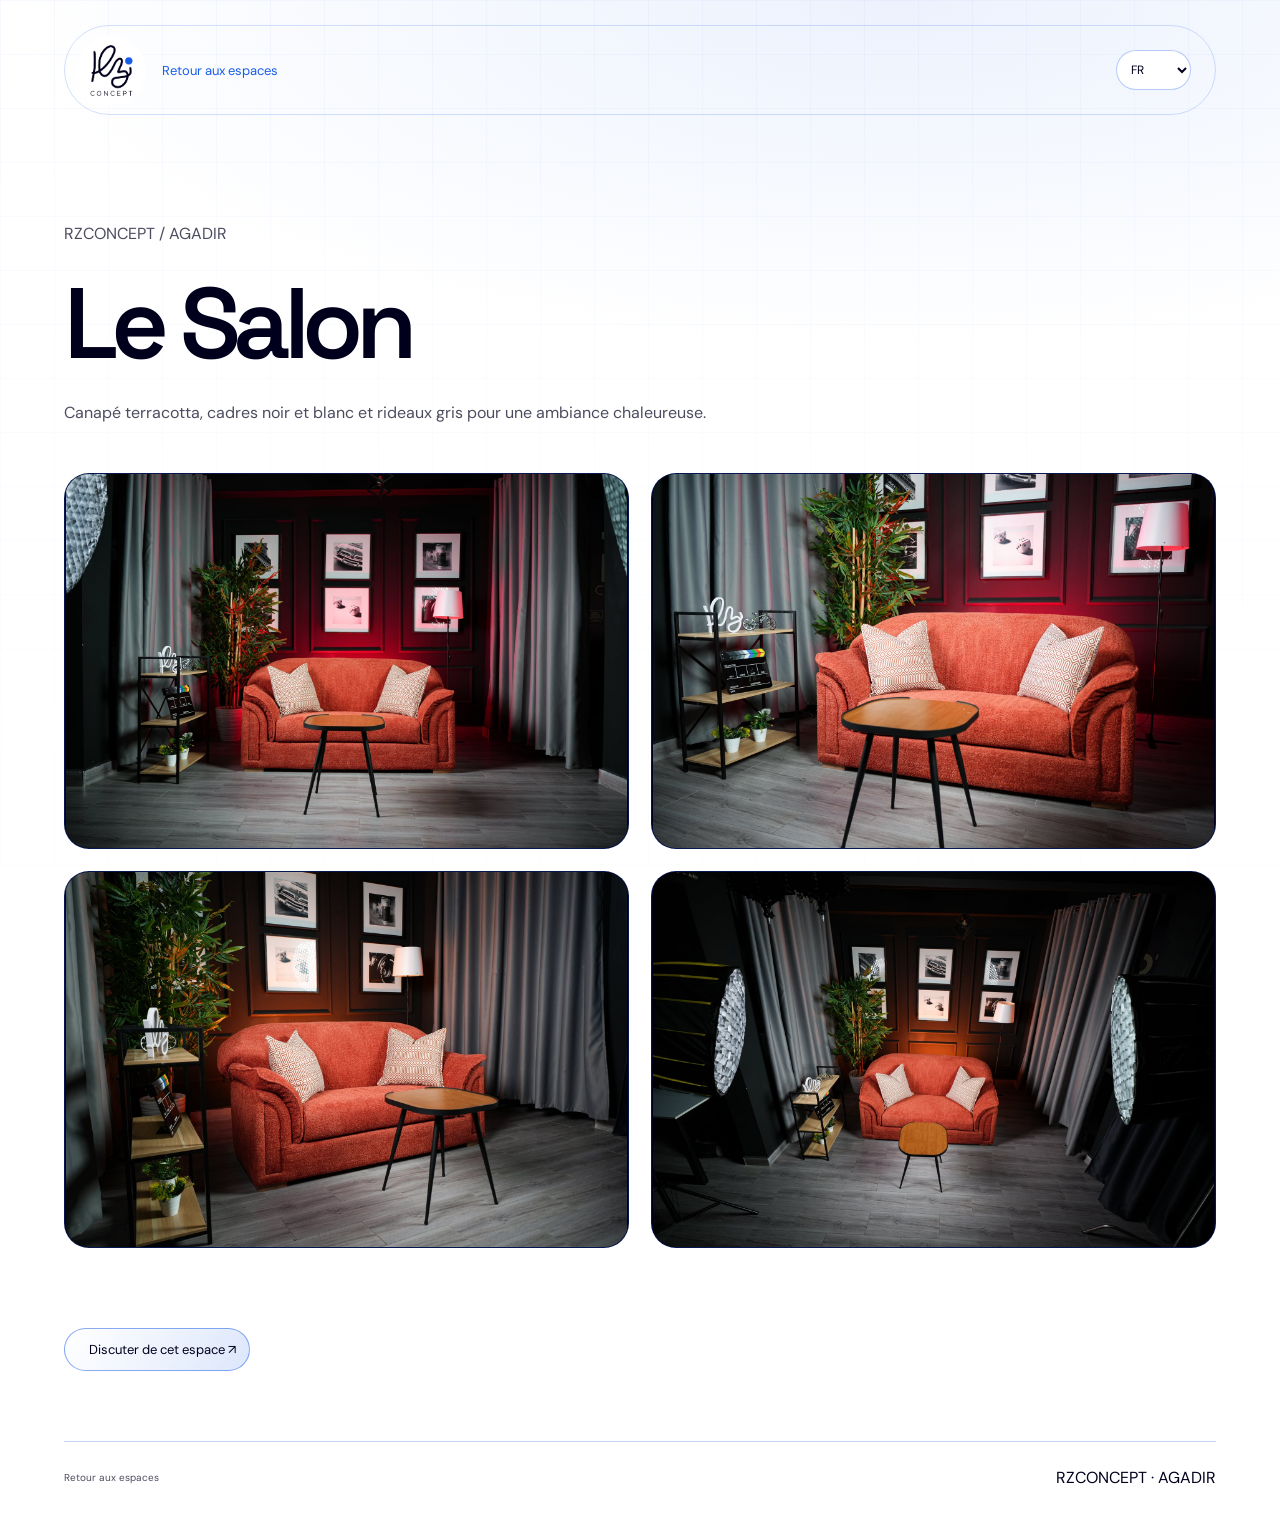
<file: espace-le-salon.html>
<!doctype html><html lang="fr"><head><meta charset="utf-8"><meta name="viewport" content="width=device-width,initial-scale=1"><title>Le Salon — RZCONCEPT</title><link rel="icon" href="assets/media/logo.png"><link rel="stylesheet" href="assets/css/style.css"><link rel="stylesheet" href="assets/css/immersive.css"><link rel="stylesheet" href="assets/css/light.css"><link rel="stylesheet" href="assets/css/hero-studio.css?v=1"><script src="assets/js/content.js?v=studio-photos-1" defer></script><script src="assets/js/space-detail.js" defer></script><script src="assets/js/languages.js" defer></script></head><body class="space-detail-page" data-space="le-salon"><a class="skip" href="#main">Aller au contenu</a><header class="header"><a class="logo" href="index.html"><img src="assets/media/logo.png" alt="RZ Concept" width="55" height="55"></a><a class="detail-back" href="index.html#spaces">Retour aux espaces</a><label class="language-picker"><span class="sr-only">Langue</span><select id="language" aria-label="Langue"><option value="fr">FR</option><option value="en">EN</option><option value="ar">العربية</option></select></label></header><main id="main" class="wrap"><div class="detail-heading"><p>RZCONCEPT / AGADIR</p><h1 id="space-name">Le Salon</h1><p id="space-description"></p></div><h2 class="sr-only">Galerie du studio</h2><div id="space-gallery" class="studio-gallery"></div><div class="detail-cta"><a class="glass-button" href="index.html#contact">Discuter de cet espace ↗</a></div></main><footer class="wrap detail-footer"><a href="index.html#spaces">Retour aux espaces</a><span>RZCONCEPT · AGADIR</span></footer><dialog id="photo-viewer" class="photo-modal" aria-label="Galerie du studio"><button class="close" id="photo-close" aria-label="Fermer">✕</button><img alt=""><div class="photo-controls"><button id="photo-prev" aria-label="Photo précédente">←</button><p id="photo-caption" aria-live="polite"></p><button id="photo-next" aria-label="Photo suivante">→</button></div></dialog></body></html>
</file>
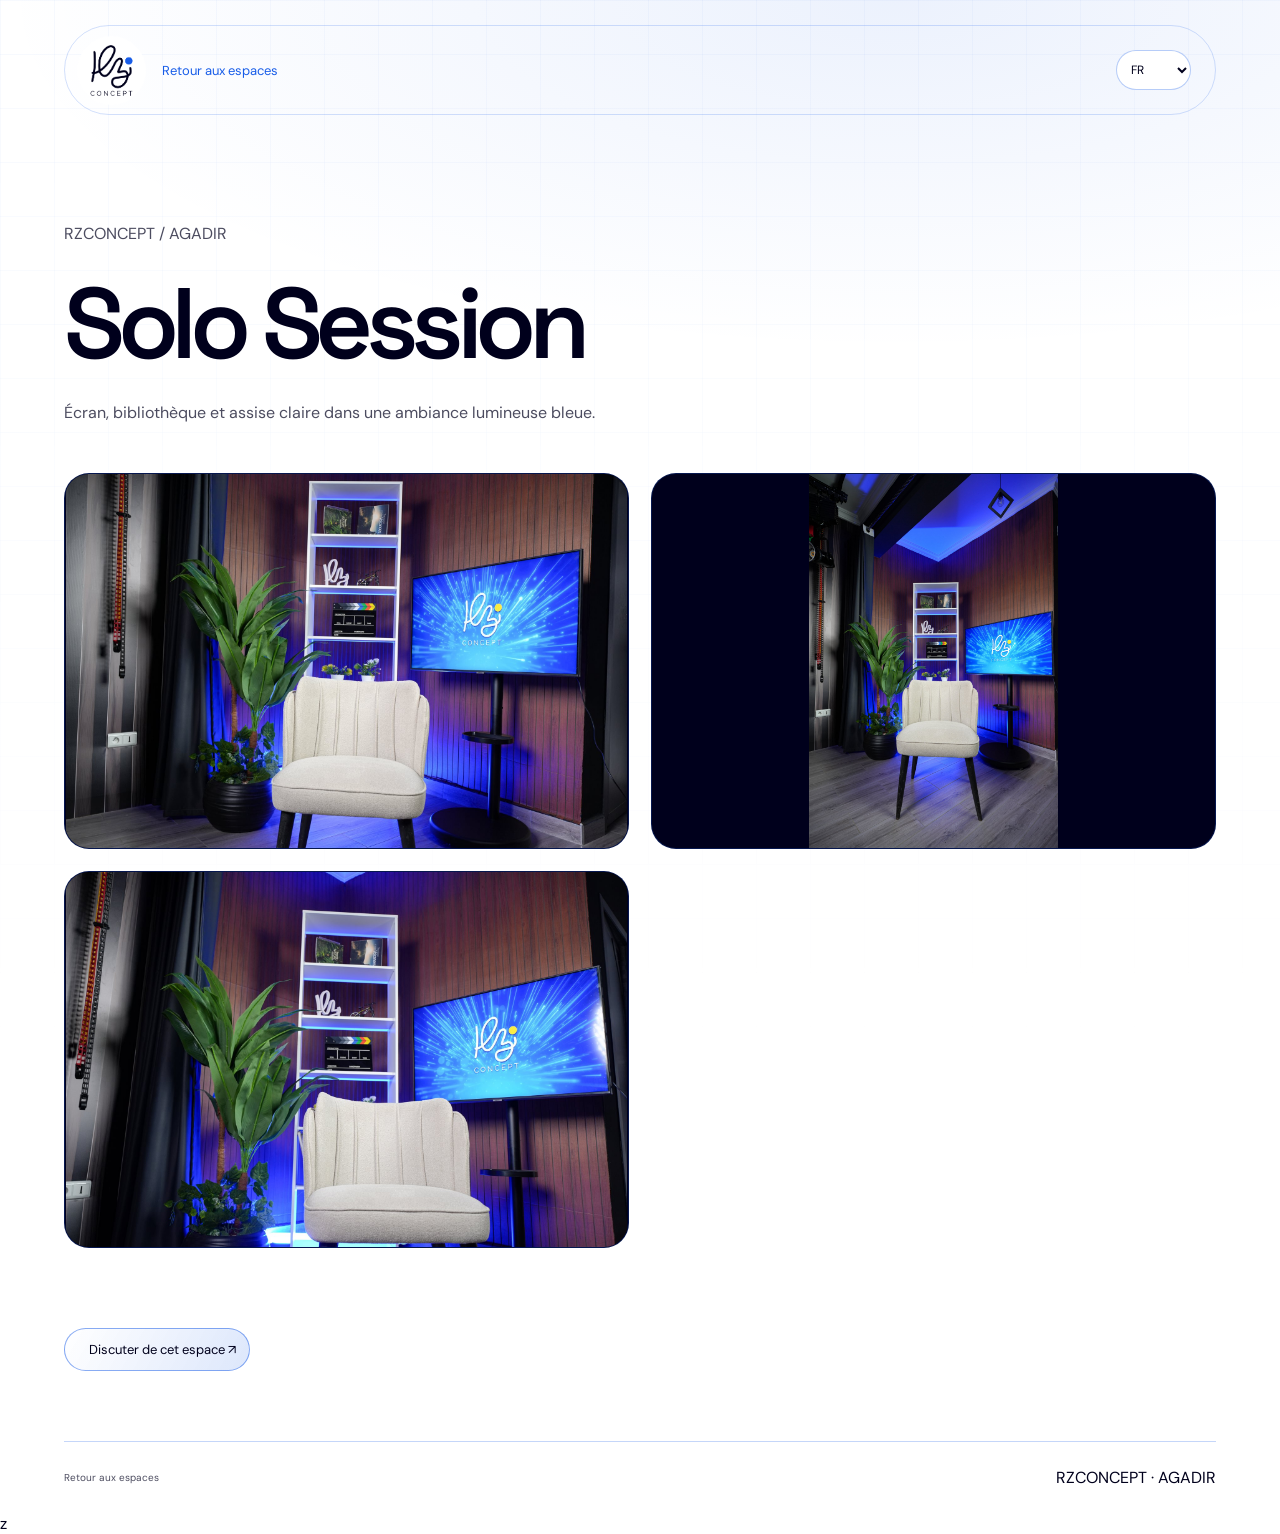
<file: espace-solo-scene.html>
<!doctype html><html lang="fr"><head><meta charset="utf-8"><meta name="viewport" content="width=device-width,initial-scale=1"><title>Solo Session — RZCONCEPT</title><link rel="icon" href="assets/media/logo.png"><link rel="stylesheet" href="assets/css/style.css"><link rel="stylesheet" href="assets/css/immersive.css"><link rel="stylesheet" href="assets/css/light.css"><link rel="stylesheet" href="assets/css/hero-studio.css?v=1"><script src="assets/js/content.js?v=studio-photos-1" defer></script><script src="assets/js/space-detail.js" defer></script><script src="assets/js/languages.js" defer></script></head><body class="space-detail-page" data-space="Solo Session"><a class="skip" href="#main">Aller au contenu</a><header class="header"><a class="logo" href="index.html"><img src="assets/media/logo.png" alt="RZ Concept" width="55" height="55"></a><a class="detail-back" href="index.html#spaces">Retour aux espaces</a><label class="language-picker"><span class="sr-only">Langue</span><select id="language" aria-label="Langue"><option value="fr">FR</option><option value="en">EN</option><option value="ar">العربية</option></select></label></header><main id="main" class="wrap"><div class="detail-heading"><p>RZCONCEPT / AGADIR</p><h1 id="space-name">Solo Session</h1><p id="space-description"></p></div><h2 class="sr-only">Galerie du studio</h2><div id="space-gallery" class="studio-gallery"></div><div class="detail-cta"><a class="glass-button" href="index.html#contact">Discuter de cet espace ↗</a></div></main><footer class="wrap detail-footer"><a href="index.html#spaces">Retour aux espaces</a><span>RZCONCEPT · AGADIR</span></footer><dialog id="photo-viewer" class="photo-modal" aria-label="Galerie du studio"><button class="close" id="photo-close" aria-label="Fermer">✕</button><img alt=""><div class="photo-controls"><button id="photo-prev" aria-label="Photo précédente">←</button><p id="photo-caption" aria-live="polite"></p><button id="photo-next" aria-label="Photo suivante">→</button></div></dialog></body></html>z
</file>
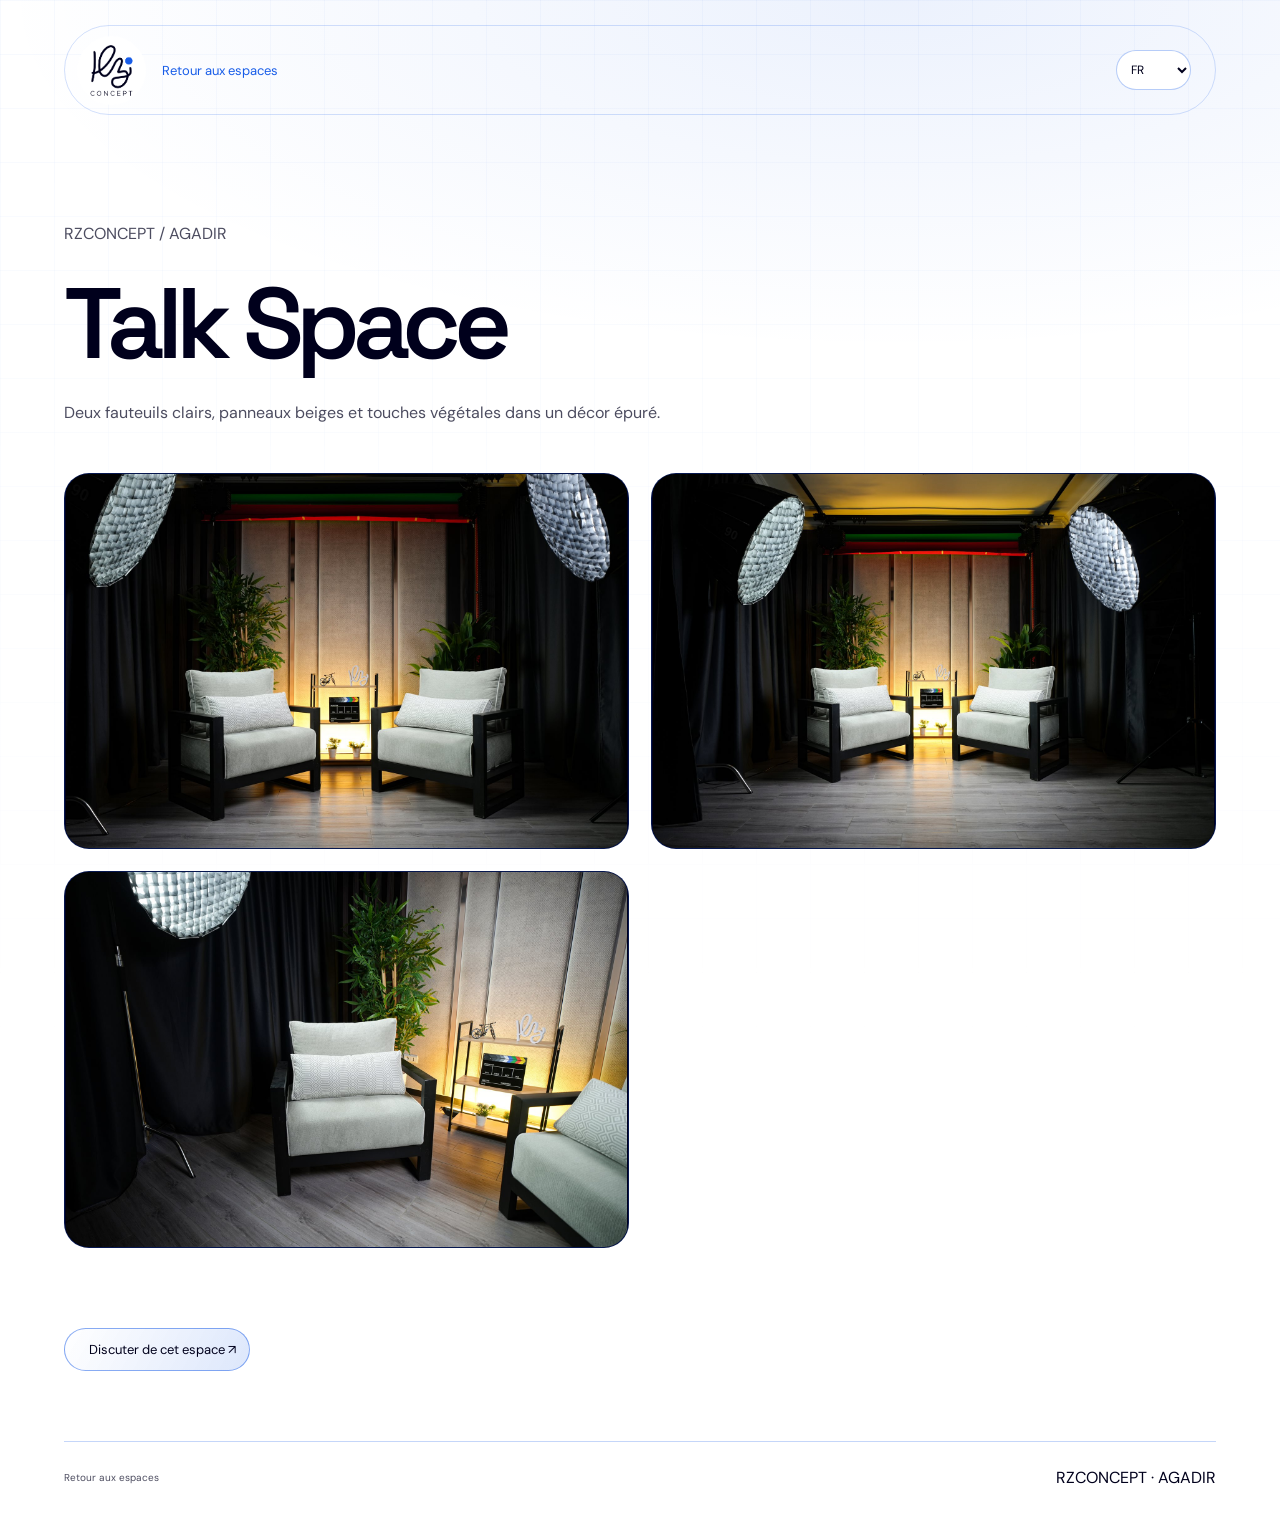
<file: espace-talk-space.html>
<!doctype html><html lang="fr"><head><meta charset="utf-8"><meta name="viewport" content="width=device-width,initial-scale=1"><title>Talk Space — RZCONCEPT</title><link rel="icon" href="assets/media/logo.png"><link rel="stylesheet" href="assets/css/style.css"><link rel="stylesheet" href="assets/css/immersive.css"><link rel="stylesheet" href="assets/css/light.css"><link rel="stylesheet" href="assets/css/hero-studio.css?v=1"><script src="assets/js/content.js?v=studio-photos-1" defer></script><script src="assets/js/space-detail.js" defer></script><script src="assets/js/languages.js" defer></script></head><body class="space-detail-page" data-space="Talk Space"><a class="skip" href="#main">Aller au contenu</a><header class="header"><a class="logo" href="index.html"><img src="assets/media/logo.png" alt="RZ Concept" width="55" height="55"></a><a class="detail-back" href="index.html#spaces">Retour aux espaces</a><label class="language-picker"><span class="sr-only">Langue</span><select id="language" aria-label="Langue"><option value="fr">FR</option><option value="en">EN</option><option value="ar">العربية</option></select></label></header><main id="main" class="wrap"><div class="detail-heading"><p>RZCONCEPT / AGADIR</p><h1 id="space-name">Talk Space</h1><p id="space-description"></p></div><h2 class="sr-only">Galerie du studio</h2><div id="space-gallery" class="studio-gallery"></div><div class="detail-cta"><a class="glass-button" href="index.html#contact">Discuter de cet espace ↗</a></div></main><footer class="wrap detail-footer"><a href="index.html#spaces">Retour aux espaces</a><span>RZCONCEPT · AGADIR</span></footer><dialog id="photo-viewer" class="photo-modal" aria-label="Galerie du studio"><button class="close" id="photo-close" aria-label="Fermer">✕</button><img alt=""><div class="photo-controls"><button id="photo-prev" aria-label="Photo précédente">←</button><p id="photo-caption" aria-live="polite"></p><button id="photo-next" aria-label="Photo suivante">→</button></div></dialog></body></html>
</file>
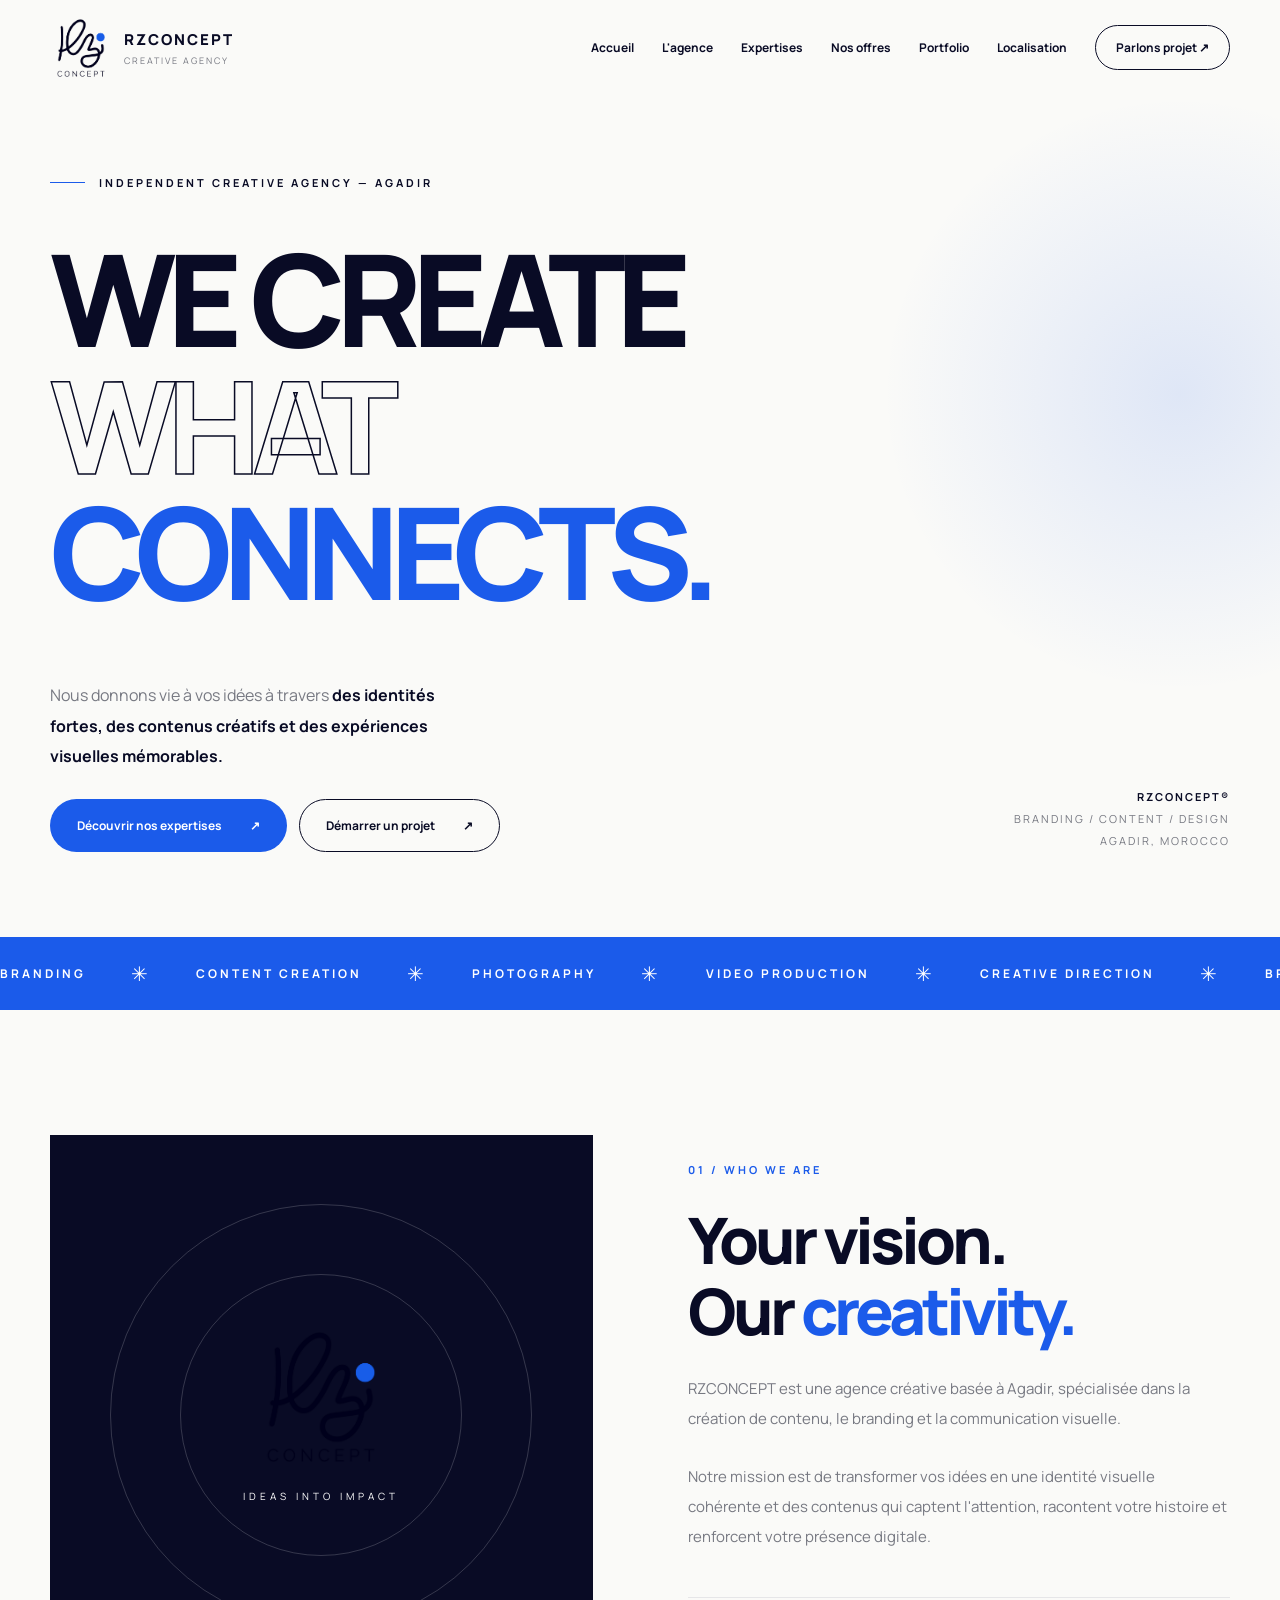
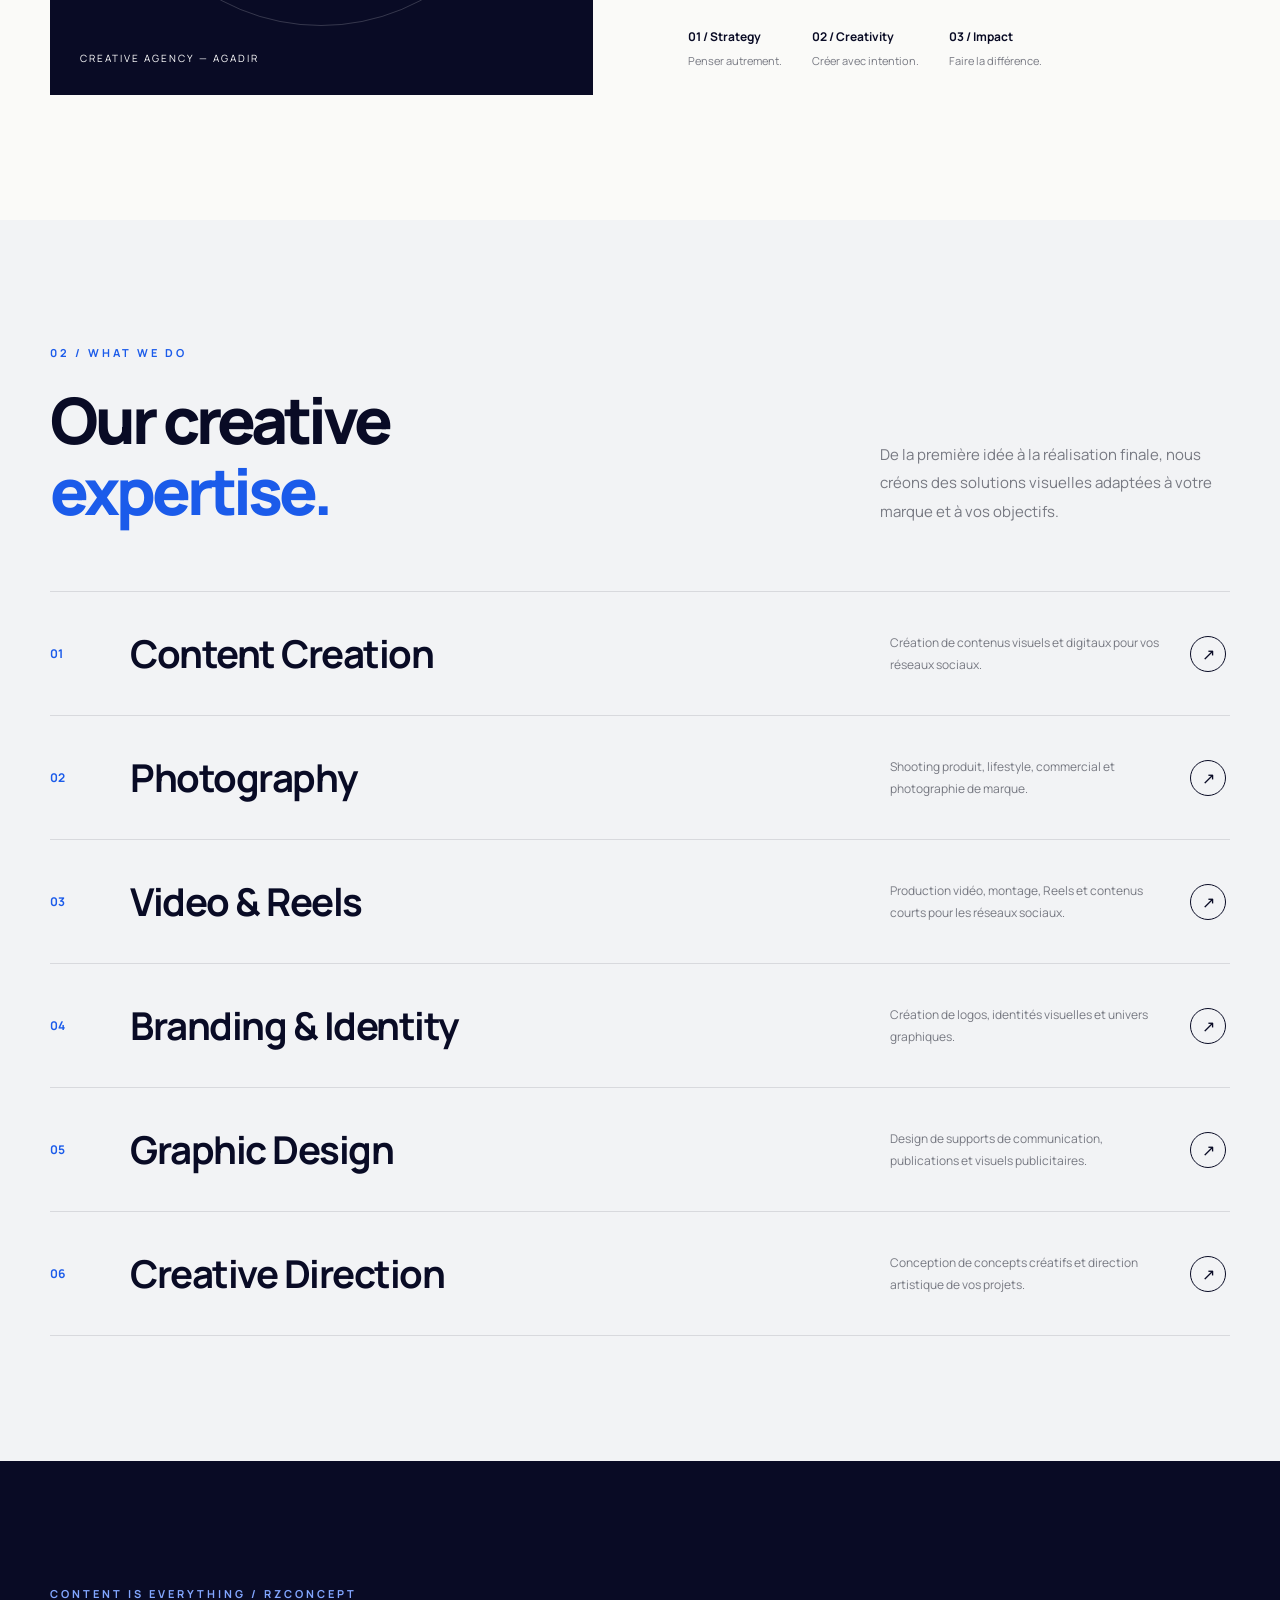
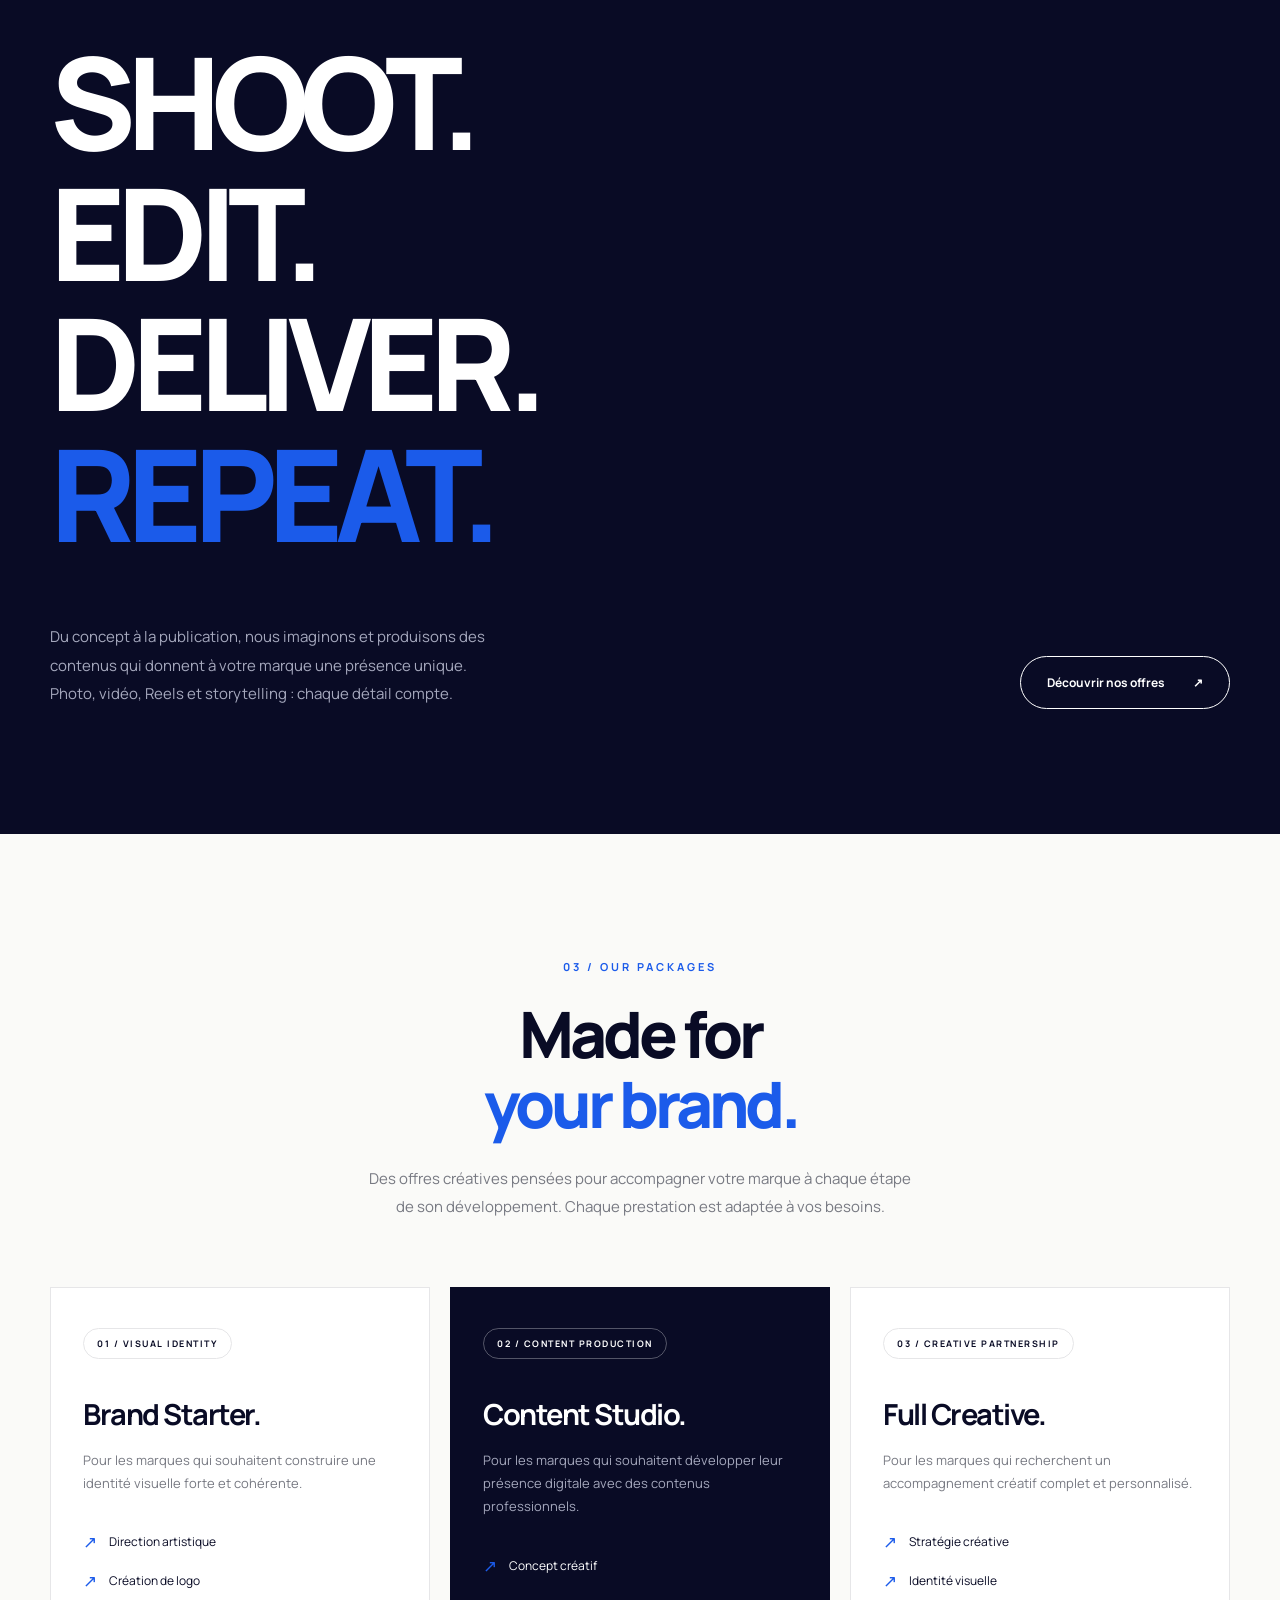
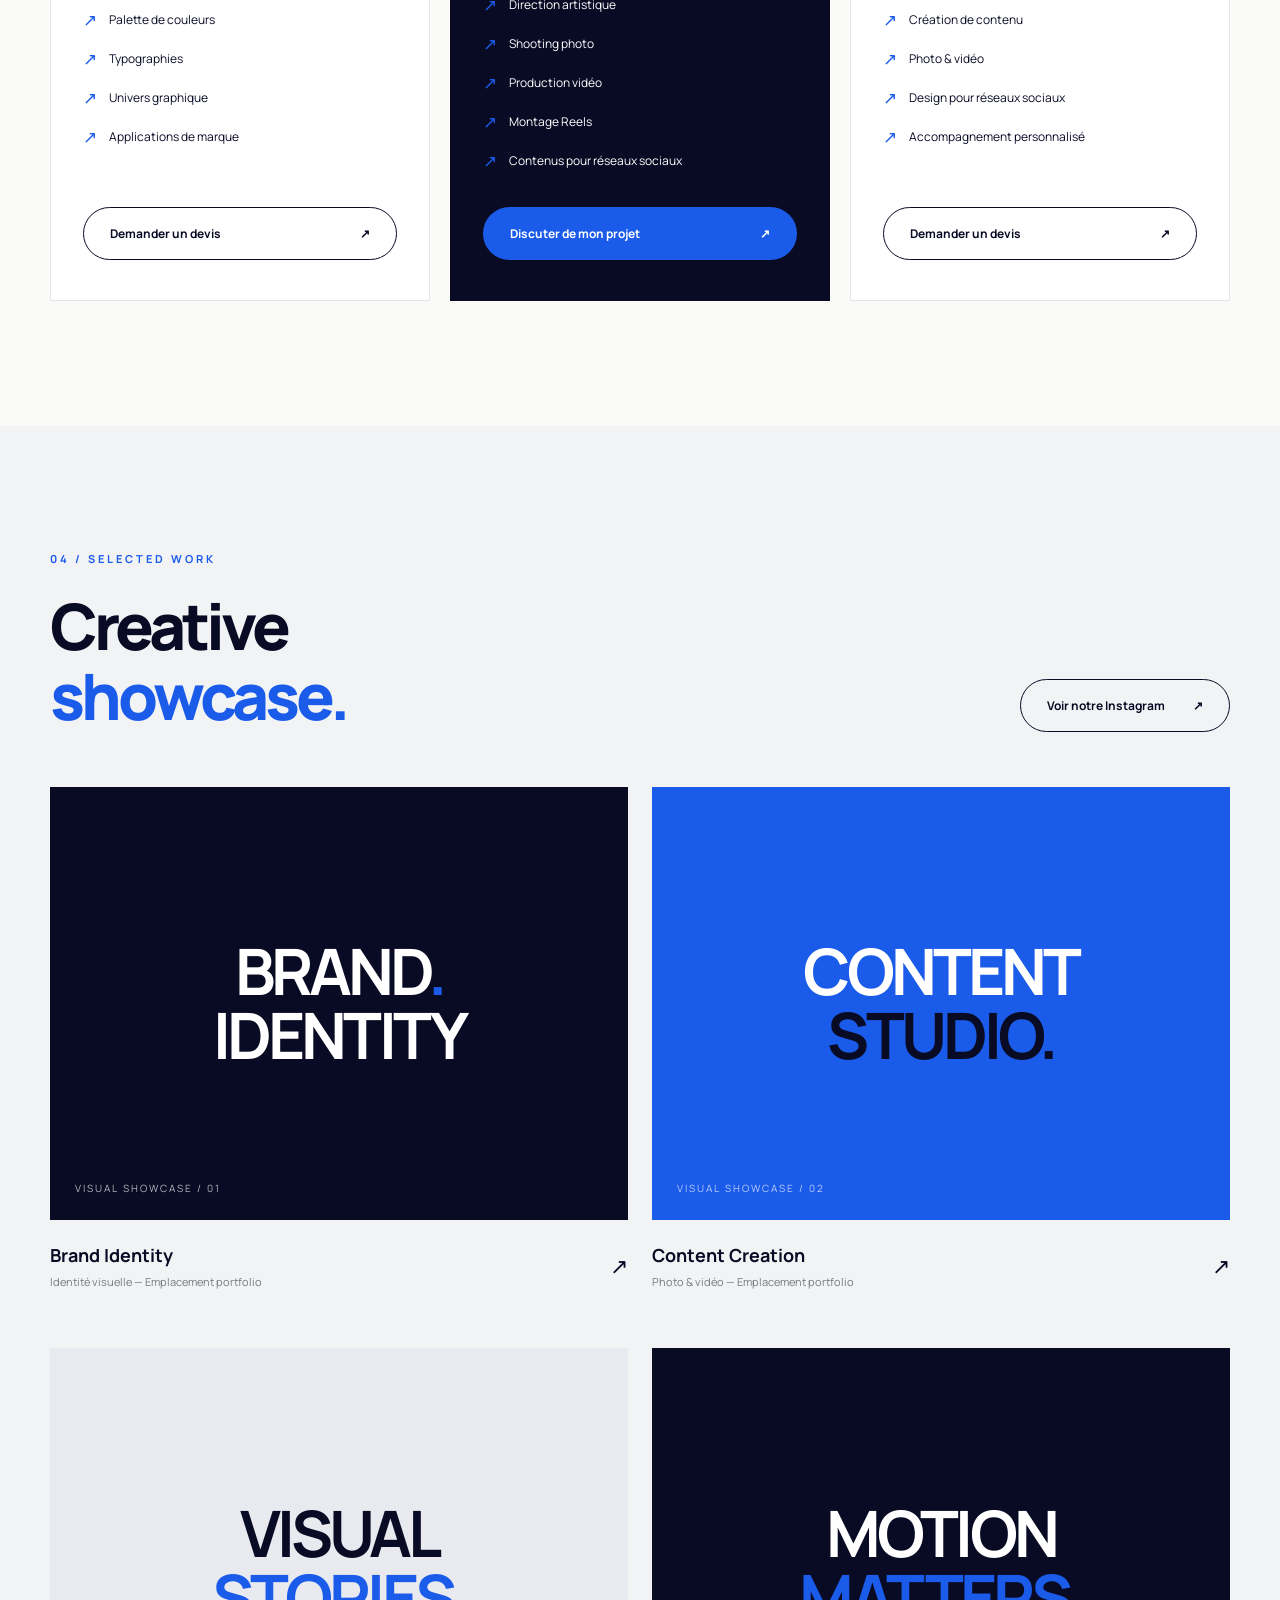
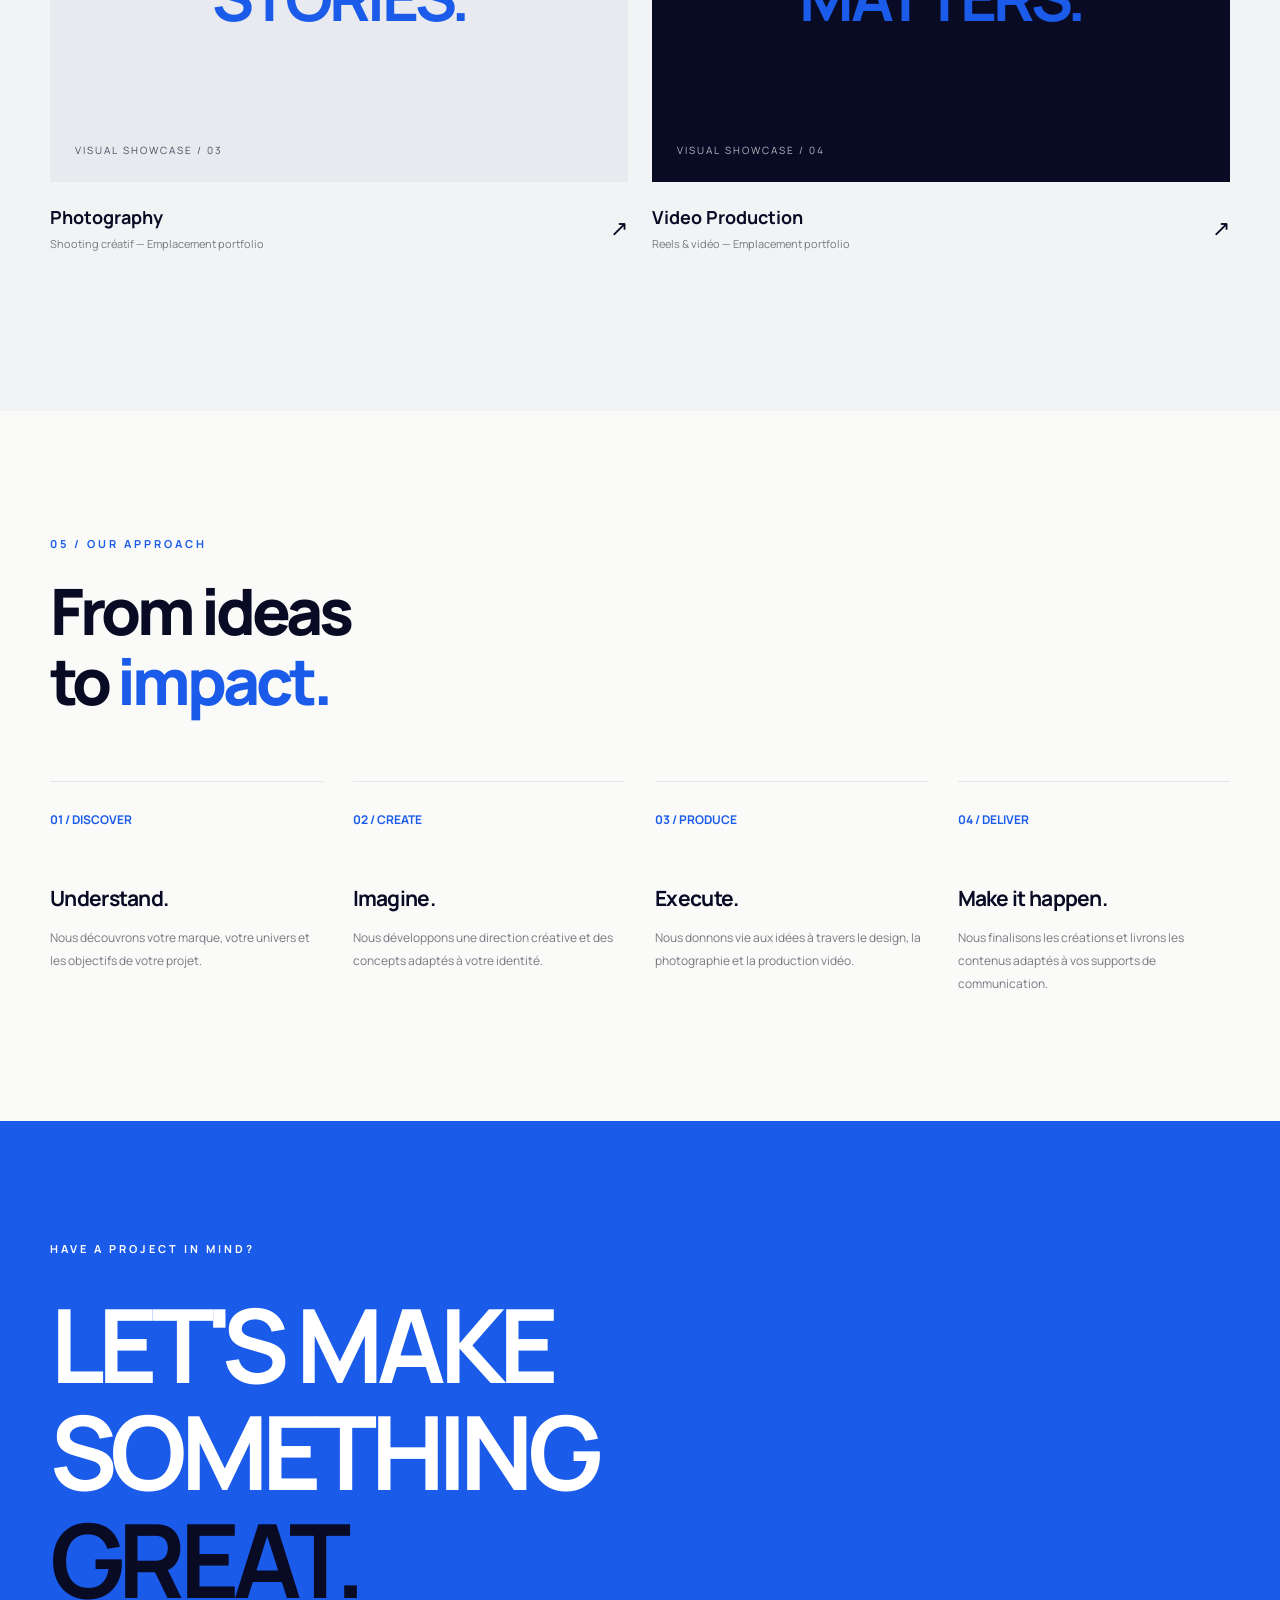
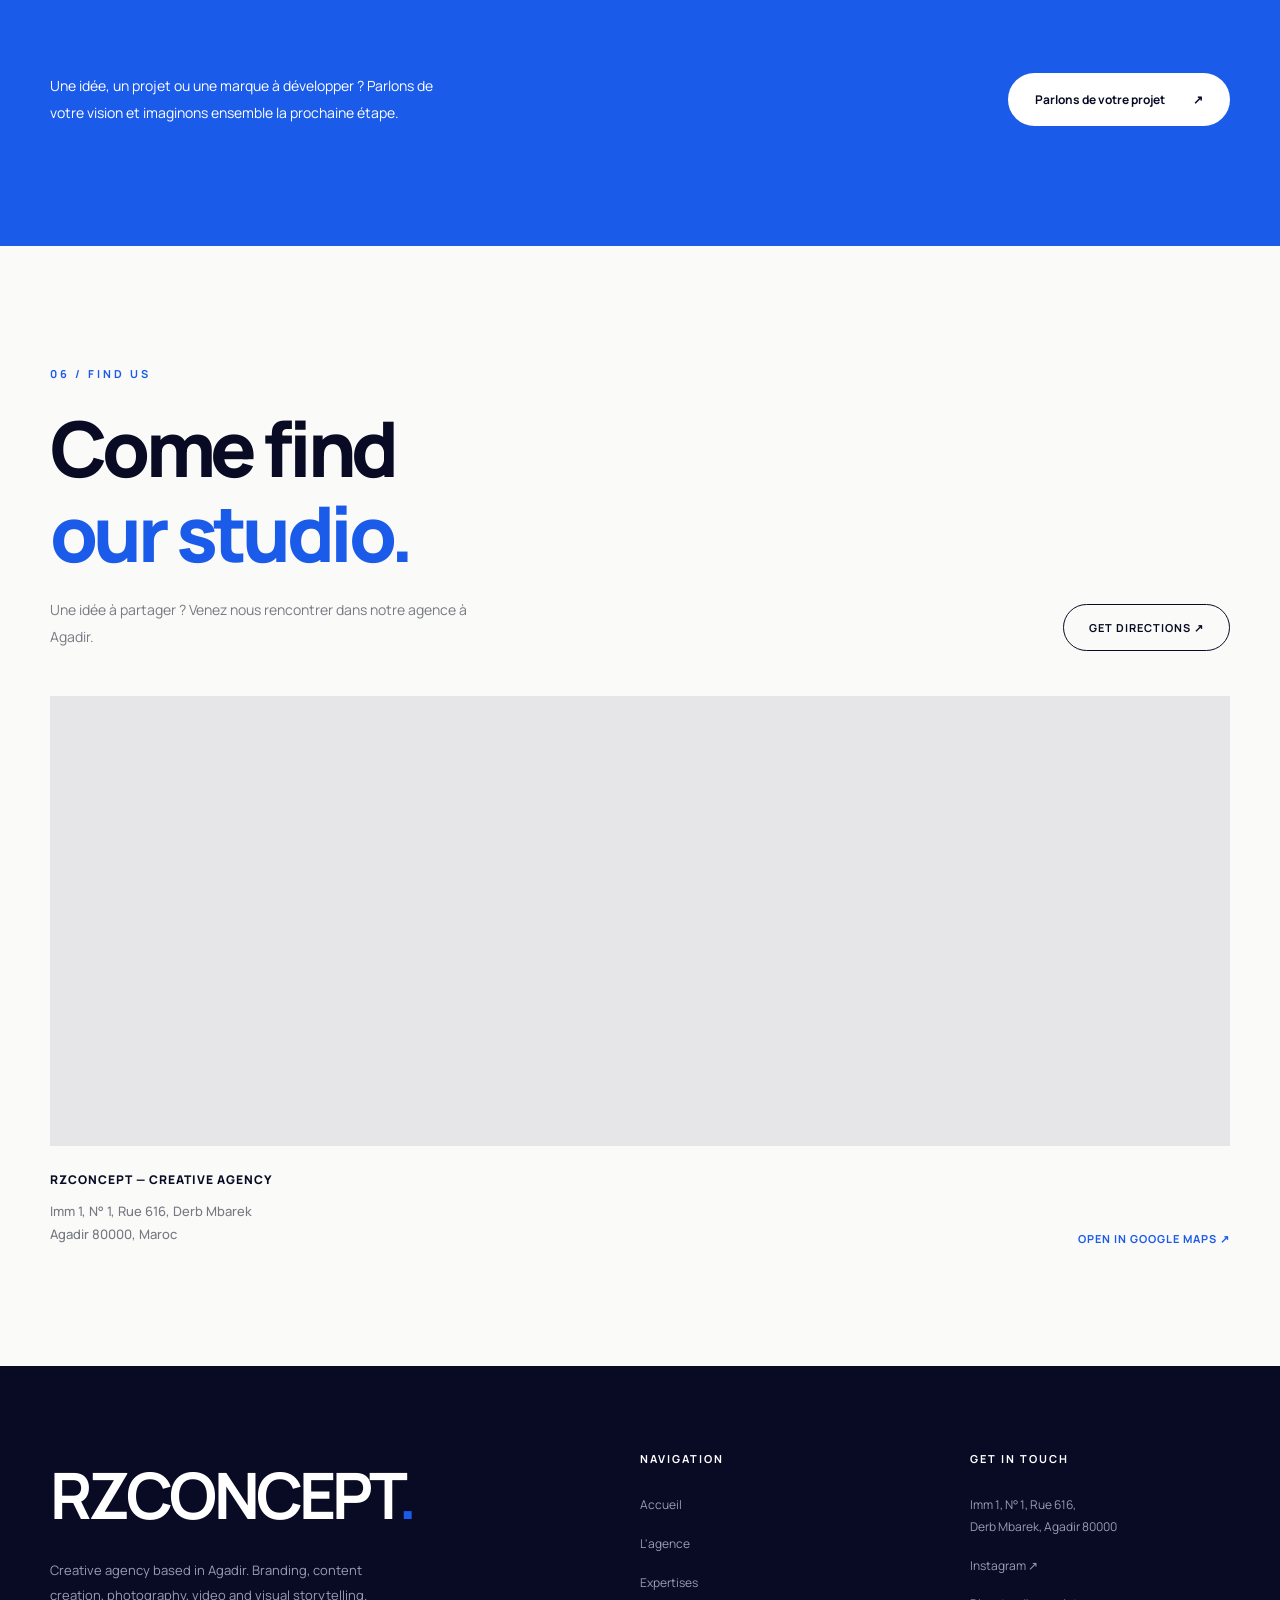
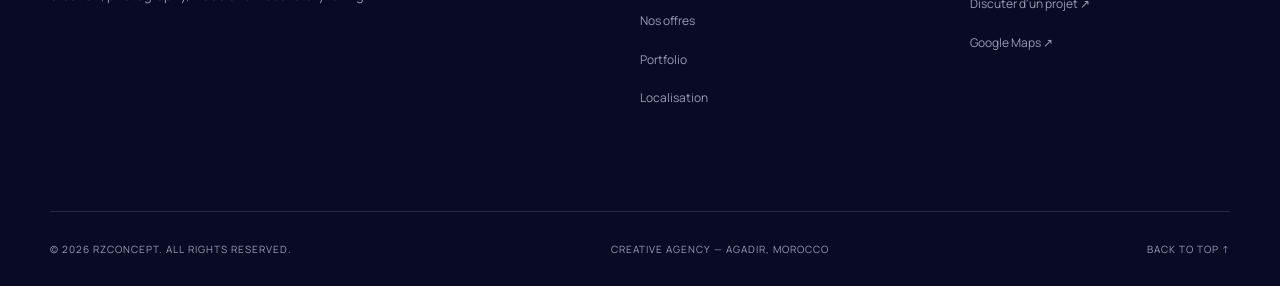
<file: rzconcept.html>
<!DOCTYPE html>
<html lang="fr">
<head>
  <meta charset="UTF-8">
  <meta name="viewport" content="width=device-width, initial-scale=1.0">

  <title>RZCONCEPT — Creative Agency</title>
  <meta name="description" content="RZCONCEPT, agence créative à Agadir. Branding, photographie, vidéo, création de contenu et identité visuelle.">

  <link rel="preconnect" href="https://fonts.googleapis.com">
  <link rel="preconnect" href="https://fonts.gstatic.com" crossorigin>
  <link href="https://fonts.googleapis.com/css2?family=Manrope:wght@400;500;600;700;800&display=swap" rel="stylesheet">

  <style>
    :root {
      --navy: #090B25;
      --blue: #1B5BEA;
      --white: #FFFFFF;
      --bg: #FAFAF8;
      --muted: #777982;
      --border: #E6E6E8;
    }

    * {
      margin: 0;
      padding: 0;
      box-sizing: border-box;
    }

    html {
      scroll-behavior: smooth;
      scroll-padding-top: 80px;
    }

    body {
      font-family: 'Manrope', sans-serif;
      background: var(--bg);
      color: var(--navy);
      overflow-x: hidden;
      -webkit-font-smoothing: antialiased;
    }

    a {
      color: inherit;
      text-decoration: none;
    }

    button {
      font: inherit;
      cursor: pointer;
    }

    img {
      max-width: 100%;
      display: block;
    }

    ::selection {
      background: var(--blue);
      color: white;
    }

    .container {
      width: min(calc(100% - 100px), 1400px);
      margin: auto;
    }

    .section {
      padding: 125px 0;
    }

    .eyebrow {
      font-size: 11px;
      font-weight: 700;
      letter-spacing: 3px;
      text-transform: uppercase;
      color: var(--blue);
    }

    .section-heading {
      font-size: clamp(38px, 5vw, 76px);
      font-weight: 800;
      letter-spacing: -4px;
      line-height: 1.1;
    }

    .section-heading span {
      color: var(--blue);
    }

    .section-intro {
      max-width: 550px;
      margin-top: 25px;
      color: var(--muted);
      font-size: 15px;
      line-height: 1.9;
    }

    .btn {
      display: inline-flex;
      align-items: center;
      justify-content: space-between;
      gap: 28px;
      padding: 17px 26px;
      border: 1px solid transparent;
      border-radius: 100px;
      font-size: 12px;
      font-weight: 700;
      transition: background .3s, color .3s, transform .3s;
    }

    .btn-primary {
      background: var(--blue);
      color: white;
    }

    .btn-primary:hover {
      background: var(--navy);
      transform: translateY(-3px);
    }

    .btn-outline {
      border-color: var(--navy);
      color: var(--navy);
    }

    .btn-outline:hover {
      background: var(--navy);
      color: white;
    }

    /* NAVIGATION */

    header {
      position: fixed;
      top: 0;
      left: 0;
      width: 100%;
      z-index: 1000;
      transition: background .3s, border-color .3s;
    }

    header.scrolled {
      background: rgba(250, 250, 248, .96);
      backdrop-filter: blur(20px);
      border-bottom: 1px solid var(--border);
    }

    .navbar {
      min-height: 95px;
      display: flex;
      align-items: center;
      justify-content: space-between;
      gap: 20px;
    }

    .logo {
      display: flex;
      align-items: center;
      gap: 12px;
      flex-shrink: 0;
    }

    .logo img {
      width: 62px;
      height: 62px;
      object-fit: contain;
    }

    .logo-text {
      display: flex;
      flex-direction: column;
      gap: 4px;
    }

    .logo-text strong {
      font-size: 15px;
      letter-spacing: 2px;
      font-weight: 800;
    }

    .logo-text small {
      font-size: 9px;
      letter-spacing: 2px;
      color: var(--muted);
    }

    .nav-links {
      display: flex;
      align-items: center;
      gap: 28px;
    }

    .nav-links a {
      font-size: 12px;
      font-weight: 700;
      transition: color .3s;
    }

    .nav-links a:hover {
      color: var(--blue);
    }

    .nav-links .nav-contact {
      padding: 13px 20px;
      border: 1px solid var(--navy);
      border-radius: 50px;
      white-space: nowrap;
    }

    .nav-links .nav-contact:hover {
      background: var(--navy);
      color: white;
    }

    .menu-toggle {
      display: none;
      background: transparent;
      border: 0;
      color: var(--navy);
      font-size: 28px;
      line-height: 1;
    }

    /* HERO */

    .hero {
      min-height: 100svh;
      padding: 175px 0 85px;
      display: flex;
      align-items: center;
      position: relative;
      overflow: hidden;
    }

    .hero::before {
      content: "";
      position: absolute;
      width: 600px;
      height: 600px;
      border-radius: 50%;
      background: radial-gradient(circle, rgba(27,91,234,.12), transparent 70%);
      right: -200px;
      top: 10%;
      pointer-events: none;
    }

    .hero-content {
      position: relative;
      z-index: 1;
    }

    .hero-top {
      display: flex;
      align-items: center;
      gap: 14px;
      margin-bottom: 45px;
    }

    .hero-top .line {
      width: 35px;
      height: 1px;
      background: var(--blue);
    }

    .hero-top p {
      font-size: 11px;
      letter-spacing: 3px;
      font-weight: 700;
      text-transform: uppercase;
    }

    .hero h1 {
      font-size: clamp(62px, 10vw, 150px);
      line-height: .99;
      letter-spacing: -.075em;
      font-weight: 800;
    }

    .hero h1 .blue {
      color: var(--blue);
    }

    .hero h1 .outline {
      color: transparent;
      -webkit-text-stroke: 1.5px var(--navy);
    }

    .hero-bottom {
      display: flex;
      justify-content: space-between;
      align-items: flex-end;
      gap: 30px;
      margin-top: 65px;
    }

    .hero-description {
      max-width: 440px;
      font-size: 16px;
      line-height: 1.9;
      color: var(--muted);
    }

    .hero-description strong {
      color: var(--navy);
    }

    .hero-actions {
      display: flex;
      flex-wrap: wrap;
      gap: 12px;
      margin-top: 28px;
    }

    .hero-index {
      font-size: 11px;
      letter-spacing: 2px;
      text-align: right;
      line-height: 2;
      color: var(--muted);
    }

    .hero-index strong {
      color: var(--navy);
    }

    /* MARQUEE */

    .marquee {
      background: var(--blue);
      color: white;
      padding: 23px 0;
      overflow: hidden;
    }

    .marquee-track {
      display: flex;
      width: max-content;
      animation: marquee 28s linear infinite;
    }

    .marquee-content {
      display: flex;
      align-items: center;
      gap: 45px;
      padding-right: 45px;
      white-space: nowrap;
      font-size: 12px;
      letter-spacing: 3px;
      font-weight: 700;
    }

    .marquee-content span {
      font-size: 20px;
      font-weight: 400;
    }

    @keyframes marquee {
      to {
        transform: translateX(-50%);
      }
    }

    /* ABOUT */

    .about-grid {
      display: grid;
      grid-template-columns: 1fr 1fr;
      gap: 95px;
      align-items: center;
    }

    .about-visual {
      min-height: 560px;
      background: var(--navy);
      position: relative;
      overflow: hidden;
      display: flex;
      align-items: center;
      justify-content: center;
    }

    .about-visual::before,
    .about-visual::after {
      content: "";
      position: absolute;
      border: 1px solid rgba(255,255,255,.18);
      border-radius: 50%;
    }

    .about-visual::before {
      width: 420px;
      height: 420px;
    }

    .about-visual::after {
      width: 280px;
      height: 280px;
    }

    .about-visual-text {
      position: relative;
      z-index: 1;
      text-align: center;
      color: white;
    }

    .about-visual-text img {
      width: 200px;
      max-width: 70%;
      margin: auto;
      object-fit: contain;
    }

    .about-visual-text p {
      margin-top: 22px;
      font-size: 10px;
      letter-spacing: 4px;
    }

    .about-corner {
      position: absolute;
      bottom: 30px;
      left: 30px;
      color: white;
      font-size: 10px;
      letter-spacing: 2px;
    }

    .about-content .eyebrow {
      margin-bottom: 28px;
    }

    .about-content > p {
      margin-top: 28px;
      font-size: 15px;
      line-height: 2;
      color: var(--muted);
    }

    .about-values {
      display: flex;
      flex-wrap: wrap;
      gap: 30px;
      margin-top: 45px;
      padding-top: 30px;
      border-top: 1px solid var(--border);
    }

    .about-values div {
      display: flex;
      flex-direction: column;
      gap: 8px;
    }

    .about-values strong {
      font-size: 12px;
    }

    .about-values small {
      font-size: 11px;
      color: var(--muted);
    }

    /* SERVICES */

    .services {
      background: #F2F3F5;
    }

    .services-header {
      display: flex;
      justify-content: space-between;
      align-items: flex-end;
      gap: 50px;
      margin-bottom: 65px;
    }

    .services-header .section-intro {
      max-width: 350px;
    }

    .services-list {
      border-top: 1px solid #D8D9DD;
    }

    .service-item {
      display: grid;
      grid-template-columns: 60px minmax(0,1fr) 280px 40px;
      align-items: center;
      gap: 20px;
      padding: 35px 0;
      border-bottom: 1px solid #D8D9DD;
      transition: padding .3s;
    }

    .service-item:hover {
      padding-left: 15px;
    }

    .service-number {
      font-size: 12px;
      color: var(--blue);
      font-weight: 700;
    }

    .service-item h3 {
      font-size: clamp(22px, 3vw, 42px);
      font-weight: 700;
      letter-spacing: -1.5px;
    }

    .service-item p {
      color: var(--muted);
      font-size: 12px;
      line-height: 1.8;
    }

    .service-arrow {
      width: 36px;
      height: 36px;
      border: 1px solid var(--navy);
      border-radius: 50%;
      display: flex;
      align-items: center;
      justify-content: center;
      transition: .3s;
    }

    .service-item:hover .service-arrow {
      background: var(--blue);
      border-color: var(--blue);
      color: white;
      transform: rotate(45deg);
    }

    /* CONTENT */

    .content-section {
      background: var(--navy);
      color: white;
      overflow: hidden;
    }

    .content-section .eyebrow {
      color: #82A6FF;
      margin-bottom: 35px;
    }

    .content-title {
      font-size: clamp(60px, 10vw, 145px);
      font-weight: 800;
      letter-spacing: -.07em;
      line-height: 1.02;
    }

    .content-title span {
      color: var(--blue);
    }

    .content-bottom {
      margin-top: 65px;
      display: flex;
      justify-content: space-between;
      align-items: flex-end;
      gap: 40px;
    }

    .content-bottom p {
      max-width: 450px;
      color: #A5A8BD;
      line-height: 1.9;
      font-size: 15px;
    }

    .content-bottom .btn {
      border-color: white;
      color: white;
      flex-shrink: 0;
    }

    .content-bottom .btn:hover {
      background: white;
      color: var(--navy);
    }

    /* OFFERS */

    .offers-header {
      text-align: center;
      margin-bottom: 65px;
    }

    .offers-header .eyebrow {
      margin-bottom: 25px;
    }

    .offers-header .section-intro {
      margin-left: auto;
      margin-right: auto;
    }

    .offers-grid {
      display: grid;
      grid-template-columns: repeat(3, minmax(0,1fr));
      gap: 20px;
    }

    .offer-card {
      padding: 40px 32px;
      border: 1px solid var(--border);
      background: white;
      min-height: 500px;
      display: flex;
      flex-direction: column;
      transition: transform .3s, box-shadow .3s;
    }

    .offer-card:hover {
      transform: translateY(-8px);
      box-shadow: 0 25px 60px rgba(9,11,37,.06);
    }

    .offer-card.featured {
      background: var(--navy);
      color: white;
      border-color: var(--navy);
    }

    .offer-tag {
      display: inline-block;
      width: fit-content;
      padding: 8px 13px;
      border: 1px solid var(--border);
      border-radius: 30px;
      font-size: 9px;
      letter-spacing: 1.5px;
      font-weight: 700;
      text-transform: uppercase;
    }

    .featured .offer-tag {
      border-color: rgba(255,255,255,.3);
    }

    .offer-card h3 {
      font-size: 29px;
      letter-spacing: -1.5px;
      margin-top: 35px;
    }

    .offer-card > p {
      margin-top: 15px;
      font-size: 13px;
      line-height: 1.8;
      color: var(--muted);
    }

    .offer-card.featured > p {
      color: #A5A8BD;
    }

    .offer-features {
      list-style: none;
      margin: 35px 0;
      display: flex;
      flex-direction: column;
      gap: 16px;
    }

    .offer-features li {
      font-size: 12px;
      display: flex;
      align-items: center;
      gap: 12px;
    }

    .offer-features li::before {
      content: "↗";
      color: var(--blue);
      font-size: 17px;
    }

    .offer-card .btn {
      margin-top: auto;
      width: 100%;
    }

    .featured .btn {
      background: var(--blue);
      color: white;
    }

    .featured .btn:hover {
      background: white;
      color: var(--navy);
    }

    /* PORTFOLIO */

    .portfolio {
      background: #F2F3F5;
    }

    .portfolio-header {
      display: flex;
      justify-content: space-between;
      align-items: flex-end;
      gap: 30px;
      margin-bottom: 55px;
    }

    .portfolio-header .eyebrow {
      margin-bottom: 25px;
    }

    .portfolio-grid {
      display: grid;
      grid-template-columns: 1fr 1fr;
      gap: 24px;
    }

    .project-visual {
      aspect-ratio: 4/3;
      display: flex;
      align-items: center;
      justify-content: center;
      position: relative;
      overflow: hidden;
    }

    .project-visual.dark {
      background: var(--navy);
      color: white;
    }

    .project-visual.blue {
      background: var(--blue);
      color: white;
    }

    .project-visual.light {
      background: #E8EAF0;
      color: var(--navy);
    }

    .project-visual strong {
      font-size: clamp(35px, 5vw, 75px);
      letter-spacing: -.06em;
      line-height: 1;
      text-align: center;
      padding: 20px;
    }

    .project-visual strong span {
      color: var(--blue);
    }

    .project-visual.blue strong span {
      color: var(--navy);
    }

    .project-visual small {
      position: absolute;
      left: 25px;
      bottom: 25px;
      font-size: 10px;
      letter-spacing: 2px;
      opacity: .7;
    }

    .project-info {
      display: flex;
      justify-content: space-between;
      align-items: center;
      gap: 15px;
      padding: 23px 0 35px;
    }

    .project-info h3 {
      font-size: 18px;
    }

    .project-info p {
      font-size: 11px;
      color: var(--muted);
      margin-top: 7px;
    }

    .project-info > span {
      font-size: 22px;
    }

    /* PROCESS */

    .process-header {
      margin-bottom: 65px;
    }

    .process-header .eyebrow {
      margin-bottom: 25px;
    }

    .process-grid {
      display: grid;
      grid-template-columns: repeat(4, minmax(0,1fr));
      gap: 30px;
    }

    .process-step {
      padding-top: 25px;
      border-top: 1px solid var(--border);
    }

    .process-step > span {
      font-size: 12px;
      font-weight: 700;
      color: var(--blue);
    }

    .process-step h3 {
      font-size: 21px;
      margin-top: 55px;
      letter-spacing: -.7px;
    }

    .process-step p {
      font-size: 12px;
      line-height: 1.9;
      color: var(--muted);
      margin-top: 15px;
    }

    /* CONTACT */

    .cta-section {
      background: var(--blue);
      color: white;
      padding: 120px 0;
    }

    .cta-section .eyebrow {
      color: white;
      margin-bottom: 35px;
    }

    .cta-section h2 {
      font-size: clamp(55px, 8vw, 120px);
      letter-spacing: -.065em;
      line-height: 1.05;
      max-width: 1100px;
    }

    .cta-section h2 span {
      color: var(--navy);
    }

    .cta-bottom {
      margin-top: 60px;
      display: flex;
      align-items: flex-end;
      justify-content: space-between;
      gap: 35px;
    }

    .cta-bottom p {
      max-width: 400px;
      font-size: 14px;
      line-height: 1.9;
    }

    .cta-bottom .btn {
      background: white;
      color: var(--navy);
      flex-shrink: 0;
    }

    .cta-bottom .btn:hover {
      background: var(--navy);
      color: white;
    }

    /* GOOGLE MAPS — ADRESSE EXACTE */

    .location-section {
      padding: 120px 0;
      background: var(--bg);
    }

    .location-header {
      display: flex;
      justify-content: space-between;
      align-items: flex-end;
      gap: 30px;
      margin-bottom: 45px;
    }

    .location-label {
      display: block;
      font-size: 11px;
      font-weight: 700;
      letter-spacing: 3px;
      color: var(--blue);
      margin-bottom: 25px;
    }

    .location-header h2 {
      font-size: clamp(45px, 6vw, 85px);
      font-weight: 800;
      letter-spacing: -.06em;
      line-height: 1.1;
    }

    .location-header h2 span {
      color: var(--blue);
    }

    .location-description {
      max-width: 420px;
      margin-top: 22px;
      color: var(--muted);
      font-size: 14px;
      line-height: 1.9;
    }

    .location-link {
      display: inline-flex;
      align-items: center;
      gap: 15px;
      padding: 15px 25px;
      border: 1px solid var(--navy);
      border-radius: 50px;
      font-size: 11px;
      font-weight: 700;
      letter-spacing: 1px;
      transition: background .3s, color .3s;
      flex-shrink: 0;
    }

    .location-link:hover {
      background: var(--navy);
      color: white;
    }

    .map-container {
      width: 100%;
      height: 450px;
      overflow: hidden;
      background: #E6E6E8;
    }

    .map-container iframe {
      width: 100%;
      height: 100%;
      display: block;
      border: 0;
      filter: grayscale(100%);
      transition: filter .4s;
    }

    .map-container:hover iframe {
      filter: grayscale(0%);
    }

    .location-bottom {
      display: flex;
      justify-content: space-between;
      align-items: flex-end;
      gap: 30px;
      margin-top: 25px;
    }

    .location-name {
      font-size: 12px;
      font-weight: 800;
      letter-spacing: 1px;
      color: var(--navy);
    }

    .location-address {
      margin-top: 12px;
      font-size: 13px;
      font-weight: 500;
      line-height: 1.8;
      color: var(--muted);
    }

    .location-directions {
      font-size: 11px;
      font-weight: 700;
      letter-spacing: 1px;
      color: var(--blue);
      transition: color .3s;
    }

    .location-directions:hover {
      color: var(--navy);
    }

    /* FOOTER */

    footer {
      background: var(--navy);
      color: white;
      padding: 85px 0 30px;
    }

    .footer-top {
      display: grid;
      grid-template-columns: 2fr 1fr 1fr;
      gap: 70px;
      padding-bottom: 85px;
    }

    .footer-brand h2 {
      font-size: clamp(35px, 5vw, 70px);
      letter-spacing: -.06em;
    }

    .footer-brand h2 span {
      color: var(--blue);
    }

    .footer-brand p {
      max-width: 320px;
      color: #999DB3;
      font-size: 13px;
      line-height: 1.9;
      margin-top: 20px;
    }

    .footer-col h4 {
      font-size: 11px;
      letter-spacing: 2px;
      text-transform: uppercase;
      margin-bottom: 28px;
    }

    .footer-col a,
    .footer-col p {
      display: block;
      color: #999DB3;
      font-size: 12px;
      line-height: 1.8;
      margin-bottom: 17px;
      transition: color .3s;
    }

    .footer-col a:hover {
      color: white;
    }

    .footer-bottom {
      padding-top: 30px;
      border-top: 1px solid rgba(255,255,255,.12);
      display: flex;
      justify-content: space-between;
      gap: 20px;
      color: #999DB3;
      font-size: 10px;
      letter-spacing: 1px;
    }

    /* ANIMATIONS */

    .reveal {
      opacity: 0;
      transform: translateY(30px);
      transition: opacity .8s ease, transform .8s ease;
    }

    .reveal.visible {
      opacity: 1;
      transform: translateY(0);
    }

    /* TABLET */

    @media (max-width: 1100px) {
      .container {
        width: calc(100% - 60px);
      }

      .nav-links {
        gap: 16px;
      }

      .nav-links a {
        font-size: 11px;
      }

      .about-grid {
        gap: 45px;
      }

      .service-item {
        grid-template-columns: 45px minmax(0,1fr) 200px 35px;
      }

      .offer-card {
        padding: 30px 22px;
      }
    }

    /* MOBILE */

    @media (max-width: 850px) {
      .container {
        width: calc(100% - 40px);
      }

      .section {
        padding: 85px 0;
      }

      .section-heading {
        letter-spacing: -2px;
      }

      .navbar {
        min-height: 80px;
      }

      .logo img {
        width: 50px;
        height: 50px;
      }

      .menu-toggle {
        display: block;
      }

      .nav-links {
        display: none;
        position: absolute;
        top: 80px;
        left: 0;
        width: 100%;
        background: var(--bg);
        flex-direction: column;
        align-items: stretch;
        gap: 0;
        padding: 20px;
        border-bottom: 1px solid var(--border);
        box-shadow: 0 20px 30px rgba(9,11,37,.06);
      }

      .nav-links.active {
        display: flex;
      }

      .nav-links a {
        padding: 16px 5px;
        font-size: 14px;
      }

      .nav-links .nav-contact {
        text-align: center;
        margin-top: 12px;
      }

      .hero {
        min-height: 90svh;
        padding: 140px 0 80px;
      }

      .hero h1 {
        font-size: clamp(52px, 11vw, 90px);
        letter-spacing: -.065em;
      }

      .hero-bottom {
        flex-direction: column;
        align-items: flex-start;
        margin-top: 45px;
      }

      .hero-index {
        text-align: left;
      }

      .about-grid {
        grid-template-columns: 1fr;
      }

      .about-visual {
        min-height: 400px;
      }

      .about-visual::before {
        width: 300px;
        height: 300px;
      }

      .about-visual::after {
        width: 200px;
        height: 200px;
      }

      .services-header {
        flex-direction: column;
        align-items: flex-start;
        gap: 0;
      }

      .service-item {
        grid-template-columns: 30px minmax(0,1fr) 35px;
        gap: 10px;
        padding: 28px 0;
      }

      .service-item p {
        grid-column: 2;
        grid-row: 2;
      }

      .service-arrow {
        grid-column: 3;
        grid-row: 1;
      }

      .content-title {
        font-size: clamp(55px, 12vw, 95px);
        letter-spacing: -.06em;
      }

      .content-bottom {
        flex-direction: column;
        align-items: flex-start;
      }

      .offers-grid {
        grid-template-columns: 1fr;
        gap: 18px;
      }

      .offer-card {
        min-height: 440px;
        padding: 35px 28px;
      }

      .portfolio-header {
        flex-direction: column;
        align-items: flex-start;
      }

      .portfolio-grid {
        grid-template-columns: 1fr;
      }

      .process-grid {
        grid-template-columns: 1fr 1fr;
        gap: 35px;
      }

      .process-step h3 {
        margin-top: 30px;
      }

      .cta-section {
        padding: 85px 0;
      }

      .cta-section h2 {
        font-size: clamp(50px, 11vw, 85px);
      }

      .cta-bottom {
        flex-direction: column;
        align-items: flex-start;
      }

      .location-section {
        padding: 85px 0;
      }

      .location-header {
        flex-direction: column;
        align-items: flex-start;
      }

      .map-container {
        height: 350px;
      }

      .location-bottom {
        flex-direction: column;
        align-items: flex-start;
        gap: 25px;
      }

      .footer-top {
        grid-template-columns: 1fr 1fr;
        gap: 45px;
      }

      .footer-brand {
        grid-column: 1 / -1;
      }
    }

    @media (max-width: 420px) {
      .logo-text strong {
        font-size: 12px;
        letter-spacing: 1px;
      }

      .logo-text small {
        font-size: 8px;
      }

      .hero h1 {
        font-size: clamp(42px, 12vw, 52px);
      }

      .hero-top p {
        font-size: 9px;
        letter-spacing: 1.5px;
      }

      .hero-actions {
        flex-direction: column;
        align-items: stretch;
      }

      .process-grid {
        grid-template-columns: 1fr;
      }

      .footer-top {
        grid-template-columns: 1fr;
      }

      .footer-brand {
        grid-column: auto;
      }

      .footer-bottom {
        flex-direction: column;
      }
    }

    @media (prefers-reduced-motion: reduce) {
      html {
        scroll-behavior: auto;
      }

      .marquee-track {
        animation: none;
      }

      .reveal {
        opacity: 1;
        transform: none;
        transition: none;
      }
    }
  </style>
</head>

<body>

  <!-- NAVIGATION -->

  <header id="header">
    <div class="container navbar">

      <a href="#home" class="logo" aria-label="RZCONCEPT — Accueil">
        <img src="logo-rz-concept-L2.png" alt="Logo RZCONCEPT">

        <div class="logo-text">
          <strong>RZCONCEPT</strong>
          <small>CREATIVE AGENCY</small>
        </div>
      </a>

      <nav class="nav-links" id="navLinks" aria-label="Navigation principale">
        <a href="#home">Accueil</a>
        <a href="#about">L'agence</a>
        <a href="#services">Expertises</a>
        <a href="#offers">Nos offres</a>
        <a href="#portfolio">Portfolio</a>
        <a href="#location">Localisation</a>
        <a href="#contact" class="nav-contact">Parlons projet ↗</a>
      </nav>

      <button
        class="menu-toggle"
        id="menuToggle"
        aria-label="Ouvrir le menu"
        aria-expanded="false"
        aria-controls="navLinks"
      >☰</button>

    </div>
  </header>

  <main>

    <!-- HERO -->

    <section class="hero" id="home">
      <div class="container hero-content">

        <div class="hero-top">
          <span class="line"></span>
          <p>Independent Creative Agency — Agadir</p>
        </div>

        <h1>
          WE CREATE<br>
          <span class="outline">WHAT</span><br>
          <span class="blue">CONNECTS.</span>
        </h1>

        <div class="hero-bottom">

          <div>
            <p class="hero-description">
              Nous donnons vie à vos idées à travers
              <strong>
                des identités fortes, des contenus créatifs
                et des expériences visuelles mémorables.
              </strong>
            </p>

            <div class="hero-actions">
              <a href="#services" class="btn btn-primary">
                Découvrir nos expertises <span>↗</span>
              </a>

              <a href="#contact" class="btn btn-outline">
                Démarrer un projet <span>↗</span>
              </a>
            </div>
          </div>

          <div class="hero-index">
            <strong>RZCONCEPT®</strong><br>
            BRANDING / CONTENT / DESIGN<br>
            AGADIR, MOROCCO
          </div>

        </div>
      </div>
    </section>

    <!-- MARQUEE -->

    <div class="marquee" aria-label="Nos expertises">
      <div class="marquee-track">

        <div class="marquee-content">
          BRANDING <span>✳</span>
          CONTENT CREATION <span>✳</span>
          PHOTOGRAPHY <span>✳</span>
          VIDEO PRODUCTION <span>✳</span>
          CREATIVE DIRECTION <span>✳</span>
        </div>

        <div class="marquee-content" aria-hidden="true">
          BRANDING <span>✳</span>
          CONTENT CREATION <span>✳</span>
          PHOTOGRAPHY <span>✳</span>
          VIDEO PRODUCTION <span>✳</span>
          CREATIVE DIRECTION <span>✳</span>
        </div>

      </div>
    </div>

    <!-- ABOUT -->

    <section class="section" id="about">
      <div class="container about-grid">

        <div class="about-visual reveal">
          <div class="about-visual-text">
            <img src="logo-rz-concept-L2.png" alt="RZCONCEPT Creative Agency">
            <p>IDEAS INTO IMPACT</p>
          </div>

          <span class="about-corner">
            CREATIVE AGENCY — AGADIR
          </span>
        </div>

        <div class="about-content reveal">
          <div class="eyebrow">01 / Who we are</div>

          <h2 class="section-heading">
            Your vision.<br>
            Our <span>creativity.</span>
          </h2>

          <p>
            RZCONCEPT est une agence créative basée à Agadir,
            spécialisée dans la création de contenu, le branding
            et la communication visuelle.
          </p>

          <p>
            Notre mission est de transformer vos idées en une
            identité visuelle cohérente et des contenus qui
            captent l'attention, racontent votre histoire
            et renforcent votre présence digitale.
          </p>

          <div class="about-values">
            <div>
              <strong>01 / Strategy</strong>
              <small>Penser autrement.</small>
            </div>

            <div>
              <strong>02 / Creativity</strong>
              <small>Créer avec intention.</small>
            </div>

            <div>
              <strong>03 / Impact</strong>
              <small>Faire la différence.</small>
            </div>
          </div>
        </div>

      </div>
    </section>

    <!-- SERVICES -->

    <section class="section services" id="services">
      <div class="container">

        <div class="services-header reveal">
          <div>
            <div class="eyebrow" style="margin-bottom:25px">
              02 / What we do
            </div>

            <h2 class="section-heading">
              Our creative<br>
              <span>expertise.</span>
            </h2>
          </div>

          <p class="section-intro">
            De la première idée à la réalisation finale,
            nous créons des solutions visuelles adaptées
            à votre marque et à vos objectifs.
          </p>
        </div>

        <div class="services-list">

          <div class="service-item reveal">
            <span class="service-number">01</span>
            <h3>Content Creation</h3>
            <p>Création de contenus visuels et digitaux pour vos réseaux sociaux.</p>
            <span class="service-arrow">↗</span>
          </div>

          <div class="service-item reveal">
            <span class="service-number">02</span>
            <h3>Photography</h3>
            <p>Shooting produit, lifestyle, commercial et photographie de marque.</p>
            <span class="service-arrow">↗</span>
          </div>

          <div class="service-item reveal">
            <span class="service-number">03</span>
            <h3>Video & Reels</h3>
            <p>Production vidéo, montage, Reels et contenus courts pour les réseaux sociaux.</p>
            <span class="service-arrow">↗</span>
          </div>

          <div class="service-item reveal">
            <span class="service-number">04</span>
            <h3>Branding & Identity</h3>
            <p>Création de logos, identités visuelles et univers graphiques.</p>
            <span class="service-arrow">↗</span>
          </div>

          <div class="service-item reveal">
            <span class="service-number">05</span>
            <h3>Graphic Design</h3>
            <p>Design de supports de communication, publications et visuels publicitaires.</p>
            <span class="service-arrow">↗</span>
          </div>

          <div class="service-item reveal">
            <span class="service-number">06</span>
            <h3>Creative Direction</h3>
            <p>Conception de concepts créatifs et direction artistique de vos projets.</p>
            <span class="service-arrow">↗</span>
          </div>

        </div>
      </div>
    </section>

    <!-- CONTENT CREATION -->

    <section class="section content-section">
      <div class="container">

        <div class="eyebrow reveal">
          Content is everything / RZCONCEPT
        </div>

        <h2 class="content-title reveal">
          SHOOT.<br>
          EDIT.<br>
          DELIVER.<br>
          <span>REPEAT.</span>
        </h2>

        <div class="content-bottom reveal">
          <p>
            Du concept à la publication, nous imaginons
            et produisons des contenus qui donnent
            à votre marque une présence unique.
            Photo, vidéo, Reels et storytelling :
            chaque détail compte.
          </p>

          <a href="#offers" class="btn btn-outline">
            Découvrir nos offres <span>↗</span>
          </a>
        </div>

      </div>
    </section>

    <!-- OFFERS -->

    <section class="section" id="offers">
      <div class="container">

        <div class="offers-header reveal">
          <div class="eyebrow">03 / Our packages</div>

          <h2 class="section-heading">
            Made for<br>
            <span>your brand.</span>
          </h2>

          <p class="section-intro">
            Des offres créatives pensées pour accompagner
            votre marque à chaque étape de son développement.
            Chaque prestation est adaptée à vos besoins.
          </p>
        </div>

        <div class="offers-grid">

          <article class="offer-card reveal">
            <span class="offer-tag">01 / Visual Identity</span>

            <h3>Brand Starter.</h3>

            <p>
              Pour les marques qui souhaitent construire
              une identité visuelle forte et cohérente.
            </p>

            <ul class="offer-features">
              <li>Direction artistique</li>
              <li>Création de logo</li>
              <li>Palette de couleurs</li>
              <li>Typographies</li>
              <li>Univers graphique</li>
              <li>Applications de marque</li>
            </ul>

            <a
              href="https://www.instagram.com/rzconcept_/"
              target="_blank"
              rel="noopener noreferrer"
              class="btn btn-outline"
            >
              Demander un devis <span>↗</span>
            </a>
          </article>

          <article class="offer-card featured reveal">
            <span class="offer-tag">02 / Content Production</span>

            <h3>Content Studio.</h3>

            <p>
              Pour les marques qui souhaitent développer
              leur présence digitale avec des contenus professionnels.
            </p>

            <ul class="offer-features">
              <li>Concept créatif</li>
              <li>Direction artistique</li>
              <li>Shooting photo</li>
              <li>Production vidéo</li>
              <li>Montage Reels</li>
              <li>Contenus pour réseaux sociaux</li>
            </ul>

            <a
              href="https://www.instagram.com/rzconcept_/"
              target="_blank"
              rel="noopener noreferrer"
              class="btn"
            >
              Discuter de mon projet <span>↗</span>
            </a>
          </article>

          <article class="offer-card reveal">
            <span class="offer-tag">03 / Creative Partnership</span>

            <h3>Full Creative.</h3>

            <p>
              Pour les marques qui recherchent
              un accompagnement créatif complet et personnalisé.
            </p>

            <ul class="offer-features">
              <li>Stratégie créative</li>
              <li>Identité visuelle</li>
              <li>Création de contenu</li>
              <li>Photo & vidéo</li>
              <li>Design pour réseaux sociaux</li>
              <li>Accompagnement personnalisé</li>
            </ul>

            <a
              href="https://www.instagram.com/rzconcept_/"
              target="_blank"
              rel="noopener noreferrer"
              class="btn btn-outline"
            >
              Demander un devis <span>↗</span>
            </a>
          </article>

        </div>
      </div>
    </section>

    <!-- PORTFOLIO : EMPLACEMENTS À PERSONNALISER -->

    <section class="section portfolio" id="portfolio">
      <div class="container">

        <div class="portfolio-header reveal">
          <div>
            <div class="eyebrow">04 / Selected work</div>

            <h2 class="section-heading">
              Creative<br>
              <span>showcase.</span>
            </h2>
          </div>

          <a
            href="https://www.instagram.com/rzconcept_/"
            target="_blank"
            rel="noopener noreferrer"
            class="btn btn-outline"
          >
            Voir notre Instagram <span>↗</span>
          </a>
        </div>

        <div class="portfolio-grid">

          <article class="project-card reveal">
            <div class="project-visual dark">
              <strong>BRAND<span>.</span><br>IDENTITY</strong>
              <small>VISUAL SHOWCASE / 01</small>
            </div>

            <div class="project-info">
              <div>
                <h3>Brand Identity</h3>
                <p>Identité visuelle — Emplacement portfolio</p>
              </div>
              <span>↗</span>
            </div>
          </article>

          <article class="project-card reveal">
            <div class="project-visual blue">
              <strong>CONTENT<br><span>STUDIO.</span></strong>
              <small>VISUAL SHOWCASE / 02</small>
            </div>

            <div class="project-info">
              <div>
                <h3>Content Creation</h3>
                <p>Photo & vidéo — Emplacement portfolio</p>
              </div>
              <span>↗</span>
            </div>
          </article>

          <article class="project-card reveal">
            <div class="project-visual light">
              <strong>VISUAL<br><span>STORIES.</span></strong>
              <small>VISUAL SHOWCASE / 03</small>
            </div>

            <div class="project-info">
              <div>
                <h3>Photography</h3>
                <p>Shooting créatif — Emplacement portfolio</p>
              </div>
              <span>↗</span>
            </div>
          </article>

          <article class="project-card reveal">
            <div class="project-visual dark">
              <strong>MOTION<br><span>MATTERS.</span></strong>
              <small>VISUAL SHOWCASE / 04</small>
            </div>

            <div class="project-info">
              <div>
                <h3>Video Production</h3>
                <p>Reels & vidéo — Emplacement portfolio</p>
              </div>
              <span>↗</span>
            </div>
          </article>

        </div>
      </div>
    </section>

    <!-- PROCESS -->

    <section class="section">
      <div class="container">

        <div class="process-header reveal">
          <div class="eyebrow">05 / Our approach</div>

          <h2 class="section-heading">
            From ideas<br>
            to <span>impact.</span>
          </h2>
        </div>

        <div class="process-grid">

          <div class="process-step reveal">
            <span>01 / DISCOVER</span>
            <h3>Understand.</h3>
            <p>
              Nous découvrons votre marque,
              votre univers et les objectifs de votre projet.
            </p>
          </div>

          <div class="process-step reveal">
            <span>02 / CREATE</span>
            <h3>Imagine.</h3>
            <p>
              Nous développons une direction créative
              et des concepts adaptés à votre identité.
            </p>
          </div>

          <div class="process-step reveal">
            <span>03 / PRODUCE</span>
            <h3>Execute.</h3>
            <p>
              Nous donnons vie aux idées à travers
              le design, la photographie et la production vidéo.
            </p>
          </div>

          <div class="process-step reveal">
            <span>04 / DELIVER</span>
            <h3>Make it happen.</h3>
            <p>
              Nous finalisons les créations et livrons
              les contenus adaptés à vos supports de communication.
            </p>
          </div>

        </div>
      </div>
    </section>

    <!-- CONTACT -->

    <section class="cta-section" id="contact">
      <div class="container">

        <div class="eyebrow reveal">
          Have a project in mind?
        </div>

        <h2 class="reveal">
          LET'S MAKE<br>
          SOMETHING<br>
          <span>GREAT.</span>
        </h2>

        <div class="cta-bottom reveal">
          <p>
            Une idée, un projet ou une marque à développer ?
            Parlons de votre vision et imaginons ensemble
            la prochaine étape.
          </p>

          <a
            href="https://www.instagram.com/rzconcept_/"
            target="_blank"
            rel="noopener noreferrer"
            class="btn"
          >
            Parlons de votre projet <span>↗</span>
          </a>
        </div>

      </div>
    </section>

    <!-- GOOGLE MAPS — LOCALISATION EXACTE RZCONCEPT -->

    <section class="location-section" id="location">
      <div class="container">

        <div class="location-header reveal">

          <div>
            <span class="location-label">06 / FIND US</span>

            <h2>
              Come find<br>
              <span>our studio.</span>
            </h2>

            <p class="location-description">
              Une idée à partager ? Venez nous rencontrer
              dans notre agence à Agadir.
            </p>
          </div>

          <a
            href="https://www.google.com/maps/dir/?api=1&amp;destination=30.4259884%2C-9.5699393"
            target="_blank"
            rel="noopener noreferrer"
            class="location-link"
          >
            GET DIRECTIONS ↗
          </a>

        </div>

        <div class="map-container reveal">
          <iframe
            src="https://maps.google.com/maps?q=30.4259884%2C-9.5699393&amp;z=17&amp;output=embed"
            width="100%"
            height="450"
            allowfullscreen
            loading="lazy"
            referrerpolicy="no-referrer-when-downgrade"
            title="Localisation de RZCONCEPT — Agadir"
          ></iframe>
        </div>

        <div class="location-bottom">

          <div>
            <p class="location-name">
              RZCONCEPT — CREATIVE AGENCY
            </p>

            <p class="location-address">
              Imm 1, N° 1, Rue 616, Derb Mbarek<br>
              Agadir 80000, Maroc
            </p>
          </div>

          <a
            href="https://www.google.com/maps/dir/?api=1&amp;destination=30.4259884%2C-9.5699393"
            target="_blank"
            rel="noopener noreferrer"
            class="location-directions"
          >
            OPEN IN GOOGLE MAPS ↗
          </a>

        </div>

      </div>
    </section>

  </main>

  <!-- FOOTER -->

  <footer>
    <div class="container">

      <div class="footer-top">

        <div class="footer-brand">
          <h2>RZCONCEPT<span>.</span></h2>

          <p>
            Creative agency based in Agadir.
            Branding, content creation, photography,
            video and visual storytelling.
          </p>
        </div>

        <div class="footer-col">
          <h4>Navigation</h4>
          <a href="#home">Accueil</a>
          <a href="#about">L'agence</a>
          <a href="#services">Expertises</a>
          <a href="#offers">Nos offres</a>
          <a href="#portfolio">Portfolio</a>
          <a href="#location">Localisation</a>
        </div>

        <div class="footer-col">
          <h4>Get in touch</h4>

          <p>
            Imm 1, N° 1, Rue 616,<br>
            Derb Mbarek, Agadir 80000
          </p>

          <a
            href="https://www.instagram.com/rzconcept_/"
            target="_blank"
            rel="noopener noreferrer"
          >
            Instagram ↗
          </a>

          <a
            href="https://www.instagram.com/rzconcept_/"
            target="_blank"
            rel="noopener noreferrer"
          >
            Discuter d'un projet ↗
          </a>

          <a
            href="https://www.google.com/maps/dir/?api=1&amp;destination=30.4259884%2C-9.5699393"
            target="_blank"
            rel="noopener noreferrer"
          >
            Google Maps ↗
          </a>
        </div>

      </div>

      <div class="footer-bottom">
        <p>© <span id="year"></span> RZCONCEPT. ALL RIGHTS RESERVED.</p>
        <p>CREATIVE AGENCY — AGADIR, MOROCCO</p>
        <a href="#home">BACK TO TOP ↑</a>
      </div>

    </div>
  </footer>

  <script>
    // NAVIGATION MOBILE

    const menuToggle = document.getElementById('menuToggle');
    const navLinks = document.getElementById('navLinks');

    function closeMenu() {
      navLinks.classList.remove('active');
      menuToggle.textContent = '☰';
      menuToggle.setAttribute('aria-expanded', 'false');
      menuToggle.setAttribute('aria-label', 'Ouvrir le menu');
    }

    menuToggle.addEventListener('click', () => {
      const isOpen = navLinks.classList.toggle('active');

      menuToggle.textContent = isOpen ? '✕' : '☰';
      menuToggle.setAttribute('aria-expanded', String(isOpen));
      menuToggle.setAttribute(
        'aria-label',
        isOpen ? 'Fermer le menu' : 'Ouvrir le menu'
      );
    });

    document.querySelectorAll('.nav-links a').forEach(link => {
      link.addEventListener('click', closeMenu);
    });

    // HEADER AU SCROLL

    const header = document.getElementById('header');

    function updateHeader() {
      header.classList.toggle('scrolled', window.scrollY > 30);
    }

    window.addEventListener('scroll', updateHeader, { passive: true });
    updateHeader();

    // ANIMATIONS AU SCROLL

    const revealElements = document.querySelectorAll('.reveal');

    if ('IntersectionObserver' in window) {
      const observer = new IntersectionObserver(entries => {
        entries.forEach(entry => {
          if (entry.isIntersecting) {
            entry.target.classList.add('visible');
            observer.unobserve(entry.target);
          }
        });
      }, {
        threshold: 0.08,
        rootMargin: '0px 0px -30px 0px'
      });

      revealElements.forEach(element => observer.observe(element));
    } else {
      revealElements.forEach(element => {
        element.classList.add('visible');
      });
    }

    // ANNÉE AUTOMATIQUE

    document.getElementById('year').textContent =
      new Date().getFullYear();
  </script>

</body>
</html>
</file>
<file: assets/css/style.css>
@import url('https://fonts.googleapis.com/css2?family=DM+Sans:wght@400;500;600;700&family=Space+Grotesk:wght@400;500;600;700&display=swap');
:root{--paper:#ffffff;--ink:#00001c;--muted:#00001cb3;--blue:#185de8;--line:#00001c26}*{box-sizing:border-box}html{scroll-behavior:smooth;scroll-padding-top:100px}body{margin:0;background:var(--paper);color:var(--ink);font-family:'DM Sans',Arial,sans-serif}button,a{-webkit-tap-highlight-color:transparent}button{font:inherit;color:inherit;cursor:pointer}a{color:inherit;text-decoration:none}button:focus-visible,a:focus-visible,summary:focus-visible{outline:3px solid #185de8;outline-offset:6px}::selection{background:var(--blue);color:var(--ink)}.wrap{width:min(1380px,90%);margin:auto}.header{height:95px;width:90%;margin:auto;border-bottom:1px solid var(--line);display:flex;align-items:center;justify-content:space-between}.logo{font-family:'Space Grotesk',sans-serif;font-size:29px;font-weight:700;letter-spacing:-2px;white-space:nowrap}.logo span{font-size:21px;letter-spacing:-1.3px}.logo sup{font-size:12px;vertical-align:top;letter-spacing:0}.header nav{display:flex;gap:35px;align-items:center;font-size:13px}.nav-cta{background:var(--ink);color:white;border-radius:30px;padding:14px 22px}.nav-cta span{margin-left:18px}.menu{display:none}.hero{padding-top:39px}.hero-meta{display:flex;justify-content:space-between;font-size:10px;letter-spacing:1.5px}.hero-meta i{display:inline-block;width:7px;height:7px;background:#185de8;border-radius:50%;margin-right:8px}h1,h2,h3,p{margin:0}h1{font-family:'Space Grotesk',sans-serif;font-size:clamp(64px,10.6vw,160px);line-height:.93;letter-spacing:-.075em;font-weight:600;margin:48px 0 34px}h1 em{font-style:normal;color:#185de8}.last-line{display:flex;justify-content:space-between;align-items:center}.round-link{border-radius:50%;background:var(--blue);font-family:Arial;font-size:70px;letter-spacing:0;width:112px;height:112px;display:grid;place-items:center;transition:transform .3s}.round-link:hover{transform:rotate(35deg)}.hero-bottom{display:flex;align-items:center;justify-content:space-between;padding:4px 0 45px;gap:20px}.hero-bottom p{font-size:13px;line-height:1.7;color:var(--muted)}.hero-bottom strong{font-weight:500;color:var(--ink)}.text-link{font-size:13px;border-bottom:1px solid currentColor;padding-bottom:7px;display:inline-block}.text-link span{margin-left:35px}.tiny{font-size:9px;letter-spacing:1.5px}.feature-art{height:530px;background:#00001c;position:relative;overflow:hidden;color:#ffffff;padding:30px}.art-top,.art-caption,.art-stamp{position:absolute;font-size:10px;letter-spacing:2px;z-index:2}.art-top{top:25px;left:30px}.art-caption{bottom:28px;left:30px}.art-stamp{right:30px;bottom:28px;line-height:1.8}.orb{position:absolute;left:42%;top:-35%;width:70%;aspect-ratio:1;border-radius:50%;background:radial-gradient(circle at 35% 30%,#ffffff 0,#185de8 20%,#00001c 43%,#00001c 64%,#00001c 73%);box-shadow:-30px 30px 80px #00001c77;transform:rotate(-25deg)}.orb:after{content:'';position:absolute;inset:14%;border:1px solid #ffffff55;border-radius:50%;box-shadow:0 0 0 35px #ffffff10,0 0 0 70px #ffffff0c}.art-title{position:relative;font-family:'Space Grotesk',sans-serif;font-size:150px;line-height:.83;letter-spacing:-10px;top:90px}.art-title em{font-style:normal;color:var(--blue)}.feature-foot{display:flex;justify-content:space-between;font-size:9px;letter-spacing:1px;padding:17px 0}.ticker{margin-top:65px;padding:22px 0;border-block:1px solid var(--line);white-space:nowrap;overflow:hidden;font-size:clamp(30px,4vw,65px);font-family:'Space Grotesk',sans-serif;letter-spacing:-2px}.ticker span{color:#185de8;margin:0 30px}.section{padding-top:110px;padding-bottom:110px}.section-head{display:flex;align-items:flex-end;justify-content:space-between;gap:30px;margin-bottom:42px}.eyebrow{font-size:10px;letter-spacing:2px;margin-bottom:25px}h2{font-family:'Space Grotesk',sans-serif;font-size:clamp(38px,4.6vw,68px);line-height:1.05;letter-spacing:-3px;font-weight:500}h2 span{color:#185de8}.section-head>p{font-size:13px;line-height:1.8;color:var(--muted)}.filters{display:flex;gap:10px;flex-wrap:wrap;margin-bottom:18px}.filters button{border:1px solid var(--line);border-radius:30px;background:transparent;padding:11px 22px;font-size:12px}.filters button.active{background:var(--ink);color:white;border-color:var(--ink)}.filters sup{margin-left:8px;font-size:8px}.demo-note{font-size:11px;color:var(--muted);line-height:1.6;margin-bottom:24px}.projects{display:grid;grid-template-columns:1fr 1fr;gap:40px 24px}.project-card{background:none;padding:0;border:0;text-align:left;min-width:0}.project-art{aspect-ratio:1.28;position:relative;overflow:hidden;display:flex;align-items:center;justify-content:center;flex-direction:column;transition:border-radius .3s}.project-card:hover .project-art{border-radius:50px 0 50px 0}.art-label{position:absolute;top:22px;left:24px;letter-spacing:2px;font-size:9px}.project-word{position:relative;font-family:'Space Grotesk',sans-serif;font-size:clamp(38px,6.5vw,94px);letter-spacing:-5px;z-index:1}.project-sub{position:relative;font-size:9px;letter-spacing:3px;margin-top:7px}.atlas{background:#ffffff;color:#00001c}.atlas:before{content:'';position:absolute;width:50%;height:80%;background:linear-gradient(120deg,#185de8,#ffffff 45%,#185de8);transform:rotate(-14deg);box-shadow:25px 30px 25px #00001c33}.object{background:#185de8;color:#00001c}.object:before{content:'';position:absolute;width:45%;height:68%;background:linear-gradient(140deg,#ffffff,#185de8);border-radius:50% 50% 5% 5%;transform:rotate(25deg);box-shadow:35px 25px 40px #00001c44}.object .project-word{font-family:Georgia,serif;font-weight:400}.forma{background:#ffffff;color:#00001c}.forma:before{content:'✳';position:absolute;font-size:350px;color:#185de8;right:-10px;transform:rotate(15deg)}.forma .project-word{font-style:italic}.soleil{background:#185de8;color:#00001c}.soleil:before{content:'';position:absolute;width:210px;height:210px;border:1px solid #00001c55;border-radius:50%;box-shadow:0 0 0 25px #00001c12,0 0 0 50px #00001c12,0 0 0 75px #00001c12}.soleil .project-word{font-family:Georgia,serif;font-style:italic;font-weight:400}.project-meta{display:flex;justify-content:space-between;padding-top:18px;align-items:center}.project-meta h3{font-size:15px;font-weight:500}.project-meta p{font-size:11px;color:var(--muted);margin-top:7px}.project-arrow{font-size:25px}.reels-section{background:#00001c;color:var(--paper)}.reels-section h2 span{color:var(--blue)}.reels-section .section-head>p{color:#ffffffcc}.reels{display:grid;grid-template-columns:repeat(4,1fr);gap:17px}.reel{aspect-ratio:9/16;position:relative;overflow:hidden;padding:20px;border-radius:4px;display:flex;flex-direction:column;justify-content:space-between;isolation:isolate}.reel:before{content:'';position:absolute;width:250px;height:250px;border:1px solid currentColor;border-radius:50%;top:25%;left:10%;opacity:.3;box-shadow:0 0 0 30px #ffffff0d,0 0 0 60px #ffffff0a;z-index:-1}.motion{background:#185de8;color:#00001c}.behind{background:#00001c;color:#ffffff}.product{background:#185de8;color:#ffffff}.social{background:#185de8;color:#00001c}.reel-number{font-size:8px;letter-spacing:1px;z-index:1}.reel-word{white-space:pre-line;font-family:'Space Grotesk',sans-serif;font-size:clamp(26px,3.2vw,50px);letter-spacing:-2px;line-height:1.02;margin-top:40px}.coming{font-size:8px;letter-spacing:2px;border:1px solid currentColor;border-radius:20px;padding:10px;align-self:flex-start;margin-top:auto;margin-bottom:18px}.reel-title{font-size:12px;font-weight:500}.reel-poster{position:absolute;inset:0;width:100%;height:100%;object-fit:cover;z-index:-1}.play{border:1px solid white;background:#00001c99;color:white;border-radius:50%;width:60px;height:60px;margin:auto;backdrop-filter:blur(8px)}.reels-foot{display:flex;justify-content:space-between;align-items:center;gap:20px;margin-top:28px}.reels-foot p{font-size:11px;color:#ffffffcc}.studio{display:grid;grid-template-columns:1fr 1fr;gap:100px}.studio-copy{font-size:14px;line-height:1.9;color:var(--muted);margin:28px 0;max-width:420px}.services{padding-top:42px}details{border-bottom:1px solid var(--line);padding:25px 0}summary{cursor:pointer;list-style:none;font-size:20px;display:flex;align-items:center;gap:20px}summary::-webkit-details-marker{display:none}summary span{font-size:10px;color:var(--muted)}summary b{margin-left:auto;font-size:23px;font-weight:400}details[open] summary b{transform:rotate(45deg)}details p{font-size:13px;color:var(--muted);line-height:1.8;padding:20px 35px 0}.contact{background:var(--blue)}.contact h2{font-size:clamp(50px,9.8vw,145px);letter-spacing:-.075em;line-height:.95}.contact em{font-style:normal;color:#ffffff}.contact h2 a{float:right;font-size:1.15em}.contact-bottom{display:flex;justify-content:space-between;align-items:center;margin-top:45px;gap:20px}.contact-bottom p{font-size:13px;line-height:1.8}.pill{background:var(--ink);color:white;border-radius:40px;padding:20px 28px;font-size:13px}footer{display:flex;align-items:center;justify-content:space-between;gap:20px;padding-block:35px}footer p,footer a:not(.logo),footer small{font-size:10px;color:var(--muted)}dialog{border:0;padding:40px;background:var(--paper);color:var(--ink);max-height:90dvh;width:min(800px,92%);border-radius:12px}dialog::backdrop{background:#00001ccc;backdrop-filter:blur(8px)}.close{position:absolute;right:10px;top:10px;z-index:3;width:35px;height:35px;border:0;background:var(--ink);color:white;border-radius:50%}.project-detail h2{font-size:30px;margin:25px 0 15px;letter-spacing:-1px}.project-detail p{line-height:1.8;font-size:14px}.project-detail .demo-note{font-size:11px;margin-top:15px}.video-detail h2{font-size:24px;letter-spacing:-1px;margin-bottom:20px}.video-detail video{display:block;max-height:70dvh;width:100%;background:#00001c}.modal-open{overflow:hidden}.sr-only,.skip:not(:focus){position:absolute;width:1px;height:1px;padding:0;margin:-1px;overflow:hidden;clip:rect(0,0,0,0);white-space:nowrap}.skip:focus{position:fixed;top:5px;left:5px;background:var(--blue);padding:15px;z-index:10}
@media(min-width:1500px){.header{max-width:1380px}}@media(max-width:900px){.tiny{display:none}.studio{gap:40px}.round-link{width:80px;height:80px;font-size:45px}.feature-art{height:430px}.art-title{font-size:125px}.reels{grid-template-columns:repeat(2,1fr)}.reel-word{font-size:55px}.reel{aspect-ratio:9/14}.section{padding-block:75px}footer{flex-wrap:wrap}footer p{flex-basis:50%}}@media(max-width:600px){.header{height:75px}.menu{display:block;border:0;background:transparent;font-size:24px}.header nav{display:none;position:absolute;top:74px;left:0;right:0;background:var(--paper);z-index:10;padding:25px 5%;border-bottom:1px solid var(--line);align-items:stretch}.header nav.is-open{display:flex;flex-direction:column;gap:24px}.hero-meta{font-size:8px;letter-spacing:1px}.hero-meta>span:last-child{display:none}.hero{padding-top:25px}h1{font-size:12vw;margin:35px 0 25px;letter-spacing:-.065em;line-height:1}.round-link{width:42px;height:42px;font-size:30px}.hero-bottom{align-items:flex-start;flex-direction:column;gap:22px;padding-bottom:30px}.hero-bottom p{font-size:12px}.feature-art{height:330px;padding:20px}.art-title{font-size:95px;letter-spacing:-7px;top:82px}.orb{width:110%;left:28%;top:0}.art-top{left:20px;font-size:8px}.art-caption{left:20px;font-size:8px;letter-spacing:1px}.art-stamp{font-size:7px;right:15px}.feature-foot{font-size:8px;line-height:1.6;gap:20px}.feature-foot span:last-child{text-align:right;max-width:150px}.ticker{margin-top:35px}.section-head{display:block;margin-bottom:28px}.section-head>p{margin-top:22px;font-size:12px}h2{font-size:42px;letter-spacing:-2px}.projects{grid-template-columns:1fr;gap:30px}.project-word{font-size:70px}.filters{gap:6px}.filters button{padding:10px 13px;font-size:10px}.reels{gap:10px}.reel{padding:13px;aspect-ratio:9/17}.reel-word{font-size:30px;letter-spacing:-1.5px;margin-top:20px}.reel-number{font-size:6px;line-height:1.7}.reel-title{font-size:10px}.coming{font-size:6px;letter-spacing:1px;padding:7px}.reels-foot{display:block}.reels-foot a{margin-top:20px}.studio{grid-template-columns:1fr;gap:20px}.services{padding-top:0}summary{font-size:18px}.contact h2{font-size:12vw}.contact-bottom{flex-direction:column;align-items:flex-start;margin-top:28px}footer{gap:25px}footer .logo{width:100%}footer p{flex-basis:100%;line-height:1.8}dialog{padding:30px 18px}.project-detail .project-word{font-size:55px}.project-detail .project-art{aspect-ratio:1}.section{padding-block:60px}}@media(prefers-reduced-motion:reduce){html{scroll-behavior:auto}*,*:before,*:after{transition:none!important;animation:none!important}}

/* Brand palette sampled from the original logo: navy #00001c, blue #185de8. */
::selection{background:var(--blue);color:white}.round-link{color:white}.contact{color:white}.contact em{color:white;opacity:.8}.contact .pill{background:var(--ink);color:white}.skip:focus{color:white}.art-title em{color:white}.reels-section h2 span{color:white}.atlas,.object,.forma,.soleil{background:#185de8;color:white}.atlas:before{background:linear-gradient(120deg,#00001c,#185de8 45%,#00001c);box-shadow:25px 30px 25px #00001c33}.object:before{background:linear-gradient(140deg,#ffffff,#185de8);box-shadow:35px 25px 40px #00001c44}.forma{background:#00001c}.forma:before{color:#185de8}.soleil:before{border-color:#ffffff55;box-shadow:0 0 0 25px #ffffff12,0 0 0 50px #ffffff12,0 0 0 75px #ffffff12}.motion,.product{background:#185de8;color:white}.behind,.social{background:#00001c;color:white;border:1px solid #ffffff33}.feature-art{background:#00001c;color:white}.orb{background:radial-gradient(circle at 35% 30%,#ffffff 0,#185de8 25%,#00001c 73%)}.orb:after{border-color:#ffffff55;box-shadow:0 0 0 35px #185de830,0 0 0 70px #185de820}

/* Logo original et transitions de la marque */
.logo{display:inline-flex;align-items:center;flex-shrink:0}
.logo img{display:block;width:64px;height:64px;object-fit:contain;transition:transform .35s ease}
.logo:hover img{transform:rotate(-5deg) scale(1.04)}
footer .logo img{width:86px;height:86px}
.brand-seal{position:absolute;right:6%;top:24%;width:170px;height:170px;background:white;border-radius:50%;display:grid;place-items:center;z-index:2;box-shadow:0 15px 60px #00001c44;transform:rotate(8deg)}
.brand-seal img{width:72%;height:72%;object-fit:contain}
.header nav>a:not(.nav-cta){position:relative}
.header nav>a:not(.nav-cta):after{content:'';position:absolute;left:0;bottom:-7px;width:100%;height:2px;background:var(--blue);transform:scaleX(0);transform-origin:left;transition:transform .25s ease}
.header nav>a:hover:after,.header nav>a:focus-visible:after{transform:scaleX(1)}
.nav-cta,.pill,.filters button,.play{transition:transform .25s ease,background-color .25s ease,color .25s ease,box-shadow .25s ease}
.nav-cta:hover,.pill:hover{transform:translateY(-3px);box-shadow:0 8px 22px #00001c26}
.filters button:hover:not(.active){background:#185de8;color:white}
.text-link{transition:color .25s ease}.text-link:hover{color:var(--blue)}
.reels-section .text-link:hover{color:white}
.project-arrow{transition:transform .3s ease}.project-card:hover .project-arrow{transform:translate(4px,-4px)}
.reel{transition:transform .35s ease,box-shadow .35s ease}.reel:hover{transform:translateY(-7px);box-shadow:0 18px 30px #00001c44}
summary b{transition:transform .25s ease}
@keyframes rise-in{from{opacity:0;transform:translateY(24px)}to{opacity:1;transform:translateY(0)}}
@keyframes seal-in{from{opacity:0;transform:translateY(24px) rotate(-12deg)}to{opacity:1;transform:translateY(0) rotate(8deg)}}
@keyframes orb-in{from{opacity:.3;transform:translateX(8%) rotate(-35deg)}to{opacity:1;transform:translateX(0) rotate(-25deg)}}
@keyframes dialog-in{from{opacity:0;transform:translateY(14px) scale(.98)}to{opacity:1;transform:translateY(0) scale(1)}}
@media(prefers-reduced-motion:no-preference){
.hero-meta{animation:rise-in .6s ease both}.hero h1{animation:rise-in .85s .1s cubic-bezier(.2,.7,.2,1) both}.hero-bottom{animation:rise-in .7s .25s ease both}
.brand-seal{animation:seal-in 1.1s .25s ease both}.orb{animation:orb-in 1.5s ease both}
.project-card{animation:rise-in .45s ease both}.project-card:nth-child(2){animation-delay:60ms}.project-card:nth-child(3){animation-delay:100ms}.project-card:nth-child(4){animation-delay:140ms}
dialog[open]{animation:dialog-in .25s ease both}details[open] p{animation:rise-in .3s ease both}
.reveal-pending{opacity:0;transform:translateY(24px)}.reveal-visible{opacity:1;transform:translateY(0);transition:opacity .7s ease,transform .7s cubic-bezier(.2,.7,.2,1)}
}
@media(max-width:600px){.logo img{width:54px;height:54px}.brand-seal{width:94px;height:94px;right:7%;top:25%}.header nav.is-open{animation:rise-in .25s ease both}}
@media(prefers-reduced-motion:reduce){.reveal-pending{opacity:1;transform:none}.reel:hover,.nav-cta:hover,.pill:hover,.logo:hover img,.project-card:hover .project-arrow{transform:none}}
</file>
<file: assets/css/immersive.css>
/* Reference-inspired glass composition, strictly in the original brand palette. */
:root{--paper:#00001c;--ink:#ffffff;--muted:#ffffffb3;--line:#ffffff26;--blue:#185de8}
body{background:#00001c;color:white;overflow-x:hidden;background-image:radial-gradient(ellipse 65% 400px at 50% -110px,#185de880,transparent),radial-gradient(ellipse 55% 750px at 100% 650px,#185de830,transparent)}
body:before{content:'';position:absolute;inset:0 0 auto;height:1100px;pointer-events:none;z-index:-1;background-image:linear-gradient(#185de815 1px,transparent 1px),linear-gradient(90deg,#185de815 1px,transparent 1px);background-size:54px 54px;mask-image:linear-gradient(black,transparent)}
.header{position:relative;height:90px;margin-top:35px;padding:10px 24px 10px 12px;border:1px solid #ffffff55;border-radius:70px;background:linear-gradient(120deg,#ffffff0d,#185de81a);box-shadow:inset 0 1px 0 #ffffff26,0 0 60px #185de815;backdrop-filter:blur(20px);z-index:10}
.logo{background:white;border-radius:50%;padding:7px}.logo img{width:55px;height:55px}.header nav{gap:36px}.nav-cta{background:#ffffff0d;border:1px solid #ffffff80;padding:12px 25px}.nav-cta:hover{background:#185de8}
.immersive-hero{display:grid;grid-template-columns:1.25fr 1fr;align-items:center;min-height:550px;gap:45px;padding-block:65px 35px}.hero-copy{position:relative;z-index:2}.hero-meta{color:#ffffffb3}.hero-meta i{background:#185de8;box-shadow:0 0 15px #185de8}
.hero h1{font-size:clamp(48px,5.8vw,85px);line-height:1.04;letter-spacing:-.055em;margin:30px 0 25px}.hero h1 em{color:white;text-shadow:0 0 55px #185de880;background:linear-gradient(100deg,#ffffff 0%,#185de8 85%);background-clip:text;-webkit-background-clip:text;-webkit-text-fill-color:transparent}.hero-description{font-size:14px;line-height:1.9;color:#ffffffb3;max-width:420px}
.glass-button{display:inline-flex;align-items:center;gap:28px;border:1px solid #ffffff80;border-radius:40px;padding:12px 13px 12px 24px;background:linear-gradient(120deg,#ffffff15,#185de826);font-size:13px;box-shadow:inset 0 1px 0 #ffffff26;transition:transform .3s,background .3s,box-shadow .3s}.hero .glass-button{margin-top:28px}.glass-button span{width:32px;height:32px;background:white;color:#00001c;border-radius:50%;display:grid;place-items:center;font-size:20px}.glass-button:hover{transform:translateY(-4px);background:#185de8;box-shadow:0 0 30px #185de850}
.hero-object{position:relative;display:grid;place-items:center;min-height:435px;perspective:1000px}.glass-monolith{position:relative;z-index:1;width:280px;min-height:370px;border-radius:30px 75px 35px 75px;border:1px solid #ffffff80;padding:25px;display:flex;align-items:center;flex-direction:column;justify-content:space-between;gap:24px;background:linear-gradient(145deg,#185de880,#00001ccc 60%,#185de860);box-shadow:inset 0 0 45px #ffffff15,0 30px 100px #185de850;transform:rotate(8deg)}.micro-label{font-size:8px;letter-spacing:1.8px;color:#ffffffcc}.logo-disc{width:155px;height:155px;border-radius:50%;background:white;padding:23px;box-shadow:0 0 55px #185de8;display:grid;place-items:center}.logo-disc img{width:100%;height:auto}.monolith-caption{font-family:'Space Grotesk',sans-serif;font-size:25px;letter-spacing:-1px;text-align:center;line-height:1.05}.monolith-caption em{font-size:17px;font-style:normal}.orbital-ring{position:absolute;width:380px;height:380px;border:1px solid #185de8;border-radius:50%;transform:rotateX(58deg) rotate(-25deg);box-shadow:0 0 30px #185de850,inset 0 0 30px #185de830}
.showcase{position:relative;padding:15px 0 70px;text-align:center;overflow:hidden}.showcase-heading{margin-bottom:30px}.showcase-heading .eyebrow{color:#ffffffb3;font-size:9px}.showcase-stage{display:flex;align-items:center;justify-content:center;gap:35px;min-height:530px;position:relative;perspective:1200px}.floating-card{position:relative;flex-shrink:0;display:flex;flex-direction:column;justify-content:space-between;text-align:left;border:1px solid #ffffff66;border-radius:65px;overflow:hidden;padding:32px;background:linear-gradient(145deg,#185de870,#00001c 60%,#185de850);box-shadow:inset 0 0 35px #ffffff15,0 25px 70px #00001c80;transition:transform .5s,box-shadow .5s}.floating-card>span{position:relative;z-index:2;font-size:9px;letter-spacing:1px;display:flex;align-items:center;justify-content:space-between;gap:12px}.floating-card b{font-weight:400;font-size:23px}.floating-card strong{position:relative;z-index:2;font-family:'Space Grotesk',sans-serif;font-size:48px;line-height:.95;letter-spacing:-3px}.card-center{width:350px;height:490px;z-index:2;background:radial-gradient(circle at 50% 30%,#185de8,transparent 60%),linear-gradient(150deg,#185de860,#00001c 75%);box-shadow:0 0 70px #185de850,inset 0 0 30px #ffffff15}.card-center strong{margin-top:auto;margin-bottom:40px}.card-left,.card-right{width:280px;height:365px;opacity:.7;margin-top:65px}.card-left{transform:rotate(-12deg) translateY(25px)}.card-right{transform:rotate(12deg) translateY(25px)}.card-left:before,.card-right:before{content:'';width:250px;height:250px;border:1px solid #ffffff55;border-radius:50%;position:absolute;top:20%;left:25%;box-shadow:0 0 0 30px #185de830,0 0 0 60px #185de815}.floating-card:hover{transform:translateY(-8px);opacity:1;box-shadow:0 0 60px #185de870}.visual-tunnel{position:absolute;inset:15% 12% 28%;transform:rotate(-20deg)}.visual-tunnel i{position:absolute;inset:0;border:1px solid #ffffff80;border-radius:40%;box-shadow:0 0 20px #185de8,inset 0 0 20px #185de8}.visual-tunnel i:nth-child(2){inset:15%;transform:rotate(25deg)}.visual-tunnel i:nth-child(3){inset:30%;transform:rotate(50deg)}.showcase-glow{position:absolute;width:120%;height:330px;bottom:0;left:-10%;border-radius:50%;border-top:1px solid #185de8;box-shadow:0 -20px 70px #185de860;background:radial-gradient(ellipse at bottom,#185de870,transparent 65%)}.showcase-more{position:relative;margin-top:15px}
.ticker{margin-top:0;color:#ffffff80;border-color:#185de840;font-size:35px;background:#185de80d}.ticker span{color:white}.section-head>p,.demo-note,.studio-copy,details p,summary span,.project-meta p,footer p,footer small,footer a:not(.logo){color:#ffffffb3}h2 span{color:#ffffffb3}.filters button{color:#ffffffcc;background:#ffffff08}.filters button.active{background:#185de8;border-color:#185de8;color:white}.filters button:hover:not(.active){background:#ffffff15}.projects{gap:40px 28px}.project-art{border-radius:35px;border:1px solid #ffffff40}.project-card:hover .project-art{border-radius:55px;box-shadow:0 0 35px #185de830}.project-meta{padding-inline:8px}.project-arrow{color:white}.reels-section{position:relative;background:radial-gradient(ellipse at center,#185de826,transparent 70%);border-block:1px solid #185de840}.reel{border-radius:35px;border:1px solid #ffffff55;background:linear-gradient(145deg,#185de880,#00001c 75%);box-shadow:inset 0 1px 0 #ffffff26}.reel:nth-child(even){background:linear-gradient(30deg,#185de870,#00001c 70%)}.coming{color:#ffffffcc}.services{border-top:1px solid #ffffff26}details{padding:27px 0}.contact{position:relative;isolation:isolate;overflow:hidden;background:radial-gradient(ellipse at bottom,#185de8,transparent 75%);border-top:1px solid #185de860;text-align:center}.contact:before{content:'';position:absolute;width:110%;height:150%;left:-5%;top:25%;border:1px solid #ffffff40;border-radius:50%;z-index:-1;box-shadow:0 0 0 35px #185de815,0 0 0 70px #185de815}.contact h2{font-size:clamp(48px,8vw,110px)}.contact h2 a{float:none;display:inline-block}.contact em{color:white}.contact-bottom{justify-content:center;gap:45px}.contact .pill{background:#00001c66;border:1px solid #ffffff80;backdrop-filter:blur(10px)}footer{border-top:1px solid #ffffff26}.text-link:hover{color:white}dialog{background:#00001c;border:1px solid #ffffff66;color:white;box-shadow:0 0 80px #185de850}.close{background:white;color:#00001c}.project-detail .demo-note{color:#ffffffb3}
@media(prefers-reduced-motion:no-preference){.glass-monolith{animation:monolith-enter 1.2s ease both}.orbital-ring{animation:ring-enter 1.5s ease both}.card-center{animation:rise-in 1s .15s ease both}@keyframes monolith-enter{from{opacity:0;transform:rotate(0) translateY(35px)}to{opacity:1;transform:rotate(8deg) translateY(0)}}@keyframes ring-enter{from{opacity:0;scale:.8}to{opacity:1;scale:1}}}
@media(max-width:900px){.header nav{gap:22px}.immersive-hero{gap:15px}.glass-monolith{width:235px;min-height:340px}.orbital-ring{width:290px;height:290px}.hero-object{min-height:400px}.card-left,.card-right{width:220px;height:320px}.card-center{width:300px;height:440px}.showcase-stage{gap:24px;min-height:490px}.floating-card{padding:25px}.floating-card strong{font-size:40px}.contact-bottom{gap:25px}}
@media(max-width:600px){.header{height:75px;margin-top:18px;padding:8px 20px 8px 8px}.header .logo img{width:43px;height:43px}.menu{color:white}.header nav{top:84px;left:0;right:0;border:1px solid #ffffff55;border-radius:26px;background:#00001c;box-shadow:0 20px 40px #00001ccc}.immersive-hero{grid-template-columns:1fr;padding-block:45px 10px;gap:10px}.hero h1{font-size:14vw;margin:24px 0;line-height:1.04}.hero-description{font-size:12px}.hero-object{min-height:345px;margin-top:18px}.glass-monolith{width:220px;min-height:290px;gap:18px;padding:20px;border-radius:25px 55px}.logo-disc{width:115px;height:115px;padding:17px}.monolith-caption{font-size:21px}.micro-label{font-size:6px}.orbital-ring{width:285px;height:285px}.showcase{padding-top:25px;padding-bottom:45px}.showcase-stage{gap:15px;min-height:390px}.card-center{width:235px;height:350px;border-radius:45px;padding:23px}.card-left,.card-right{width:180px;height:260px;border-radius:40px;padding:20px}.floating-card strong{font-size:35px;letter-spacing:-2px}.floating-card>span{font-size:7px}.card-center strong{margin-bottom:25px}.showcase-heading{margin-bottom:5px}.ticker{font-size:24px}.project-art{border-radius:26px}.reel{border-radius:24px}.contact-bottom{align-items:center}.contact-bottom p{text-align:center}footer .logo{width:auto}footer .logo img{width:65px;height:65px}}
@media(prefers-reduced-motion:reduce){.floating-card:hover,.glass-button:hover{transform:none}}

/* Instagram: deferred until the visitor opens a reel. */
.reels{grid-template-columns:repeat(3,minmax(0,1fr))}.reel-direct{font-size:11px;text-decoration:underline;text-underline-offset:4px;margin-top:14px}.instagram-detail{max-width:480px;margin:auto}.instagram-frame{display:block;width:100%;height:min(650px,65dvh);min-height:320px;border:0;border-radius:12px;background:white;margin-top:18px}.instagram-fallback{display:inline-block;padding:10px 16px;border:1px solid #ffffff80;border-radius:25px;font-size:13px}.embed-note{font-size:12px;line-height:1.6;color:#ffffffb3;margin-top:12px}@media(max-width:600px){.reels{grid-template-columns:1fr;max-width:340px;margin:auto}.reel{aspect-ratio:9/13;padding:24px}.reel-word{font-size:58px}.reel-number{font-size:9px}.reel-title{font-size:15px}.reel-direct{font-size:12px}}

/* Reels visible directly in the page, without an intermediary card. */
.instagram-inline{min-width:0;padding:16px;border:1px solid #ffffff55;border-radius:28px;background:linear-gradient(145deg,#185de826,#00001c);box-shadow:0 15px 45px #00001c66}.instagram-inline-title{font-size:13px;font-weight:500;margin:2px 4px 16px}.instagram-inline-frame{display:block;width:100%;height:660px;border:0;border-radius:14px;background:#ffffff}.instagram-inline .reel-direct{display:inline-block;margin:16px 4px 4px;color:white}.reels{grid-template-columns:repeat(3,minmax(0,1fr));align-items:start}@media(max-width:1150px){.reels{grid-template-columns:repeat(2,minmax(0,1fr))}}@media(max-width:760px){.reels{grid-template-columns:minmax(0,1fr);width:100%;max-width:480px;margin-inline:auto}.instagram-inline{padding:10px;border-radius:22px}.instagram-inline-frame{height:650px}}

.portfolio-instagram{align-self:start}.portfolio-instagram .instagram-inline-frame{height:700px}@media(max-width:600px){.portfolio-instagram .instagram-inline-frame{height:630px}}
</file>
<file: assets/css/motion.css>
:root{--yellow:#ffda3d}
::selection{background:var(--yellow);color:#00001c}
a:focus-visible,button:focus-visible,summary:focus-visible{outline-color:var(--yellow)}
.hero-meta i{background:var(--yellow);box-shadow:0 0 16px #ffda3d80}
.hero h1 em{background-image:linear-gradient(105deg,#ffffff 5%,#ffda3d 95%)}
.glass-button span{background:var(--yellow);color:#00001c}
.nav-cta{border-color:#ffda3d80}.nav-cta:hover{background:var(--yellow);color:#00001c}
.eyebrow,.ticker span,.project-arrow,.floating-card b{color:var(--yellow)}
.filters button.active{background:var(--yellow);border-color:var(--yellow);color:#00001c}
.header nav>a:not(.nav-cta):after{background:var(--yellow)}
.logo-disc{box-shadow:0 0 55px #185de8,0 0 0 1px #ffda3d80}
.orbital-ring{border-color:#ffda3d80}
.instagram-inline,.project-art,.floating-card{transition:transform .45s cubic-bezier(.2,.7,.2,1),border-color .35s,box-shadow .35s}
.instagram-inline:hover,.instagram-inline:focus-within{border-color:var(--yellow);box-shadow:0 18px 55px #185de845,0 0 0 1px #ffda3d40}
.project-card:hover .project-art,.project-card:focus-visible .project-art{border-color:var(--yellow);box-shadow:0 18px 55px #185de840}
.reel-direct{transition:color .25s}.reel-direct:hover{color:var(--yellow)}
.project-art{isolation:isolate}.project-art:after{content:'';position:absolute;inset:-60%;background:linear-gradient(110deg,transparent 43%,#ffffff26 50%,transparent 57%);transform:translateX(-75%);pointer-events:none;z-index:2}
.contact .pill:hover{background:var(--yellow);border-color:var(--yellow);color:#00001c}
.brand-intro{position:fixed;inset:0;z-index:100;background:radial-gradient(ellipse at center,#185de860,#00001c 65%);display:grid;place-items:center;pointer-events:none}
.brand-intro[hidden]{display:none}
.intro-lockup{position:relative;display:flex;align-items:center;flex-direction:column;gap:25px}
.intro-logo{width:150px;height:150px;background:white;border-radius:50%;padding:24px;box-shadow:0 0 80px #185de880}
.intro-logo img{display:block;width:100%;height:100%;object-fit:contain}
.intro-orbit{position:absolute;width:220px;height:220px;top:-35px;border:1px solid #185de880;border-top-color:var(--yellow);border-radius:50%}
.intro-name{font-family:'Space Grotesk',sans-serif;letter-spacing:6px;font-size:19px;margin-top:22px}
.intro-line{width:105px;height:2px;background:var(--yellow);transform-origin:left}
.intro-tag{font-size:8px;letter-spacing:3px;color:#ffffffb3}
@keyframes intro-exit{0%,70%{opacity:1}100%{opacity:0;visibility:hidden}}
@keyframes intro-logo-in{from{opacity:0;transform:scale(.8) translateY(12px)}to{opacity:1;transform:scale(1) translateY(0)}}
@keyframes intro-orbit-turn{from{transform:rotate(-60deg) scale(.9);opacity:0}to{transform:rotate(180deg) scale(1);opacity:1}}
@keyframes line-draw{from{transform:scaleX(0)}to{transform:scaleX(1)}}
@keyframes card-reveal{from{opacity:0;translate:0 28px}to{opacity:1;translate:0 0}}
@keyframes card-shine{from{transform:translateX(-75%)}to{transform:translateX(75%)}}
@keyframes ambient-arrival{from{opacity:.3;scale:.93}to{opacity:1;scale:1}}
@media(prefers-reduced-motion:no-preference){
 .brand-intro{animation:intro-exit 1.75s ease forwards}
 .intro-logo{animation:intro-logo-in .7s cubic-bezier(.2,.7,.2,1) both}
 .intro-orbit{animation:intro-orbit-turn 1.5s ease both}
 .intro-name,.intro-tag{animation:rise-in .6s .2s ease both}
 .intro-line{animation:line-draw .9s .2s ease both}
 .intro-playing .hero-meta,.intro-playing .hero h1,.intro-playing .glass-monolith,.intro-playing .card-center{animation-delay:1.3s}
 .intro-playing .hero .glass-button{animation:rise-in .7s 1.45s both}
 .motion-wait{opacity:0;translate:0 28px}
 .motion-enter{animation:card-reveal .75s var(--reveal-delay,0ms) cubic-bezier(.2,.7,.2,1) both}
 .showcase-glow{animation:ambient-arrival 2.5s ease both}
 .project-card:hover .project-art:after{animation:card-shine .85s ease both}
 .instagram-inline:hover{transform:translateY(-5px)}
}
@media(prefers-reduced-motion:reduce){.brand-intro{display:none}.motion-wait{opacity:1;translate:none}.instagram-inline:hover{transform:none}}

/* Studio map: native map gestures remain available. */
.location-section{position:relative}
.location-panel{border:1px solid #ffffff40;border-radius:32px;overflow:hidden;background:linear-gradient(140deg,#185de830,#00001c);box-shadow:0 20px 70px #185de815;transition:border-color .4s ease,box-shadow .4s ease}
.location-panel:hover,.location-panel:focus-within{border-color:#ffda3d80;box-shadow:0 24px 75px #185de840}
.location-map{background:#00001c;position:relative}
.location-map iframe{display:block;width:100%;height:440px;border:0}
.location-bar{padding:24px 28px;display:flex;align-items:center;justify-content:space-between;gap:20px}
.location-bar>div{display:flex;align-items:center;gap:13px;flex-wrap:wrap}
.location-bar strong{font-family:'Space Grotesk',sans-serif;letter-spacing:1px;font-size:15px}
.location-city{color:#ffffffb3;font-size:12px}
.location-dot{display:inline-block;width:9px;height:9px;border-radius:50%;background:var(--yellow);box-shadow:0 0 16px #ffda3d60}
.location-help{font-size:12px;line-height:1.8;color:#ffffffb3;margin-top:20px}
.location-help a{color:white;text-decoration:underline;text-underline-offset:4px;transition:color .25s}
.location-help a:hover{color:var(--yellow)}
@media(prefers-reduced-motion:no-preference){.location-panel.motion-enter .location-dot{animation:location-signal 1.2s ease 2}@keyframes location-signal{0%,100%{box-shadow:0 0 0 0 #ffda3d40}60%{box-shadow:0 0 0 12px #ffda3d00}}}
@media(max-width:900px){.header nav{gap:16px;font-size:12px}}
@media(max-width:600px){.location-map iframe{height:340px}.location-panel{border-radius:24px}.location-bar{padding:20px;align-items:flex-start;flex-direction:column}.location-city{flex-basis:100%;margin-left:22px}.location-help{font-size:11px}}
</file>
<file: assets/css/spaces.css>
.space-note{font-size:12px;color:#ffffffb3;margin-bottom:22px;line-height:1.7}.space-tabs{display:flex;gap:12px;flex-wrap:wrap;margin-bottom:25px}.space-tabs button{background:#ffffff08;border:1px solid #ffffff40;border-radius:30px;padding:13px 25px;color:white;transition:background .3s,color .3s}.space-tabs button[aria-pressed=true]{background:var(--yellow);color:#00001c;border-color:var(--yellow)}.space-view{display:grid;grid-template-columns:1.5fr 1fr;border:1px solid #ffffff40;border-radius:35px;overflow:hidden;background:#185de815}.space-art{min-height:430px;position:relative;overflow:hidden;display:flex;align-items:center;justify-content:center;background:radial-gradient(ellipse at 30% 20%,#185de8,#00001c 80%);isolation:isolate}.space-art:before{content:'';position:absolute;inset:15% 20%;border:1px solid #ffffff55;border-radius:50% 50% 0 0;box-shadow:0 0 0 30px #185de830,0 0 0 60px #185de815;z-index:-1}.le-salon{background:linear-gradient(140deg,#00001c,#185de880)}.le-salon:before{border-radius:100px;inset:30% 12%;transform:rotate(-12deg)}.creative-corner:before{border-color:var(--yellow);border-radius:15px;transform:rotate(25deg)}.space-art-name{font-family:'Space Grotesk',sans-serif;font-size:clamp(38px,5vw,75px);letter-spacing:-3px;text-align:center;padding:25px}.space-placeholder{position:absolute;top:25px;left:25px;font-size:9px;letter-spacing:1.5px;color:#ffffffb3}.space-photo{position:absolute;width:100%;height:100%;inset:0;object-fit:cover}.space-info{padding:45px;display:flex;flex-direction:column;justify-content:center;align-items:flex-start}.space-info h3{font-size:36px;letter-spacing:-1.5px}.space-description{font-size:14px;line-height:1.9;color:#ffffffb3;margin:22px 0 30px}.space-controls{display:flex;justify-content:flex-end;align-items:center;gap:20px;margin-top:23px}.space-controls button{width:45px;height:45px;border-radius:50%;border:1px solid #ffffff60;background:transparent;color:white;transition:background .3s,color .3s}.space-controls button:hover{background:var(--yellow);color:#00001c}.space-controls span{font-size:12px;color:#ffffffb3}.tour-stage{position:relative;overflow:hidden;isolation:isolate;min-height:440px;border:1px solid #185de880;border-radius:35px;display:flex;flex-direction:column;align-items:center;justify-content:center;padding:45px;gap:22px;text-align:center;background:radial-gradient(ellipse at center,#185de830,#00001c 75%)}.tour-rings{position:absolute;inset:12% 20%;border:1px solid #185de8;border-radius:50%;box-shadow:0 0 0 35px #185de815,0 0 0 70px #185de815;z-index:-1;transform:rotate(-18deg)}.tour-symbol{font-size:85px;letter-spacing:-6px;color:var(--yellow);font-family:'Space Grotesk',sans-serif}.tour-stage h3{font-size:25px}.tour-stage p{font-size:14px;color:#ffffffb3}.tour-badge{font-size:9px;letter-spacing:2px;border:1px solid #ffda3d80;border-radius:30px;padding:12px 20px}.tour-frame{width:100%;height:600px;border:0;background:#00001c;border-radius:20px}@media(prefers-reduced-motion:no-preference){.space-art,.space-info{animation:rise-in .5s ease both}.space-info{animation-delay:.08s}}@media(max-width:760px){.space-view{grid-template-columns:1fr}.space-art{min-height:300px}.space-info{padding:28px}.space-info h3{font-size:30px}.space-tabs{gap:8px}.space-tabs button{font-size:12px;padding:12px 18px}.tour-stage{padding:30px 20px;min-height:380px}.tour-frame{height:450px}}
</file>
<file: assets/css/light.css>
/* Airy white sections balance the immersive blue studio and reels. */
body{background:#ffffff;color:#00001c;background-image:radial-gradient(ellipse 70% 350px at 70% 0,#185de815,transparent)}
body:before{opacity:.4}.header{background:#ffffffcc;border-color:#185de840;box-shadow:0 12px 45px #185de815;gap:16px}.header nav{gap:20px}.nav-cta{background:#00001c;color:white}.menu{color:#00001c}.language-picker{margin-inline-start:auto}.language-picker select{font:inherit;font-size:12px;background:white;border:1px solid #185de850;border-radius:24px;padding:10px;color:#00001c;cursor:pointer}.language-picker select:focus-visible{outline:3px solid #185de8;outline-offset:3px}
.hero-meta,.hero-description{color:#00001cb3}.hero h1 em{background-image:linear-gradient(110deg,#185de8,#00001c)}.hero .glass-button{color:#00001c;border-color:#185de860}.hero .glass-button:hover{color:white}.hero-object{color:white}.showcase{color:white;background:#00001c;border-radius:65px 65px 0 0;padding-top:55px;margin-top:35px}.ticker{background:#ffda3d;color:#00001c;border-color:#00001c26}.ticker span{color:#185de8}
#spaces .eyebrow,#studio .eyebrow,#location .eyebrow{color:#185de8}#spaces h2 span,#studio h2 span,#location h2 span{color:#185de8}.section-head>p,.space-note,.studio-copy,details p,summary span{color:#00001cb3}.space-tabs button{background:white;color:#00001c;border-color:#185de850}.space-tabs button[aria-pressed=true]{background:#ffda3d;border-color:#ffda3d}.space-view{background:#185de808;border-color:#185de840;box-shadow:0 18px 60px #185de80d}.space-art{color:white}.space-description{color:#00001cb3}.space-info .eyebrow{color:#185de8}.space-info .glass-button{color:#00001c;border-color:#185de860}.space-info .glass-button:hover{color:white}.space-controls button{color:#00001c;border-color:#185de850}.space-controls span{color:#00001cb3}
#tour{width:100%;padding-inline:5%;background:#00001c;color:white}#tour .section-head>p{color:#ffffffb3}#tour h2 span{color:#ffffffb3}.reels-section{background:#185de8;color:white}.reels-section .section-head>p,.reels-foot p{color:#ffffffcc}.instagram-inline{color:white}.reel-direct{color:white}.studio .text-link:hover{color:#185de8}.services,details{border-color:#185de830}
.contact{background:#ffda3d;color:#00001c;border:0}.contact:before{border-color:#00001c26;box-shadow:0 0 0 35px #00001c08,0 0 0 70px #00001c08}.contact .eyebrow,.contact em{color:#00001c}.contact .pill{background:#00001c;color:white;border-color:#00001c}.contact .pill:hover{background:#185de8;color:white;border-color:#185de8}.contact-options{display:grid;grid-template-columns:repeat(3,1fr);text-align:start;gap:20px;margin-top:55px}.contact-options a{padding:25px;border:1px solid #00001c40;border-radius:22px;display:flex;flex-direction:column;gap:14px;transition:background .3s,transform .3s}.contact-options a:hover{background:#ffffff55;transform:translateY(-4px)}.contact-options span{font-size:10px;letter-spacing:1.5px}.contact-options strong{font-size:18px}
.location-panel{background:white;border-color:#185de840}.location-city,.location-help{color:#00001cb3}.location-help a{color:#185de8}.location-bar .glass-button{color:#00001c;border-color:#185de860}.location-bar .glass-button:hover{color:white}.location-help a:hover{color:#00001c}footer{border-color:#185de840}footer p,footer small,footer a:not(.logo){color:#00001cb3}
[dir=rtl] h1,[dir=rtl] h2,[dir=rtl] .contact h2{letter-spacing:0;line-height:1.3}[dir=rtl] .hero-copy,[dir=rtl] .space-info,[dir=rtl] .studio{text-align:right}[dir=rtl] .hero-object,[dir=rtl] .showcase-stage,[dir=rtl] .instagram-inline-frame{direction:ltr}[dir=rtl] .space-info{align-items:stretch}
@media(max-width:1100px){.header nav{gap:12px;font-size:11px}.nav-cta{padding:12px 15px}}@media(max-width:760px){.header{position:relative}.header nav{display:none;position:absolute;top:84px;left:0;right:0;padding:25px;background:white;color:#00001c;border:1px solid #185de850;border-radius:25px}.header nav.is-open{display:flex;flex-direction:column;align-items:stretch;gap:24px}.menu{display:block;background:none;border:0;font-size:24px}.language-picker{margin-inline-start:auto}.contact-options{grid-template-columns:1fr;gap:12px}.contact-options a{padding:20px}.showcase{border-radius:35px 35px 0 0}}
@media(prefers-reduced-motion:reduce){.contact-options a:hover{transform:none}}
</file>
<file: assets/css/hero-studio.css>
.header{position:absolute;top:24px;left:5%;right:5%;width:auto;max-width:none;margin:0;background:transparent;border-color:#ffffff50;box-shadow:none;backdrop-filter:none;color:white}.header .menu{color:white}.header .nav-cta{background:#ffffff10;border-color:#ffffff70}.hero.immersive-hero{position:relative;isolation:isolate;width:100%;min-height:90svh;padding:180px 6% 100px;display:grid;grid-template-columns:1fr;place-items:center;background:radial-gradient(ellipse at 65% 30%,#185de890,transparent 65%),#00001c;color:white;overflow:hidden}.hero-video{position:absolute;inset:0;width:100%;height:100%;object-fit:cover;z-index:-3}.hero-video:not([src]){display:none}.hero-shade{position:absolute;inset:0;background:linear-gradient(#00001c99,#00001c55 50%,#00001cbb);z-index:-2}.hero .hero-copy{text-align:center!important;max-width:1050px}.hero .hero-meta{justify-content:center;color:#ffffffcc}.hero .hero-description{color:#ffffffcc;max-width:650px;margin-inline:auto}.hero h1{font-size:clamp(52px,7.5vw,112px);line-height:1.03;margin:30px 0}.hero h1 em{background:none;-webkit-text-fill-color:initial;color:#ffda3d}.hero .glass-button{color:white;border-color:#ffffff80}.video-toggle{position:absolute;bottom:24px;right:5%;border:1px solid #ffffff80;background:#00001c80;color:white;border-radius:30px;padding:12px 20px;font-size:12px}.video-toggle[hidden]{display:none}.showcase{margin-top:0;border-radius:0}.space-detail-page .header{position:relative;inset:auto;width:90%;margin:25px auto;color:#00001c;border-color:#185de830}.detail-heading{padding:80px 0 45px;max-width:900px}.detail-heading h1{font-size:clamp(50px,8vw,100px);margin:20px 0;line-height:1.1}.detail-heading p{line-height:1.8;color:#00001cb3}.detail-back{font-size:13px;color:#185de8}.studio-gallery{display:grid;grid-template-columns:repeat(2,minmax(0,1fr));gap:22px;padding-bottom:45px}.gallery-photo,.gallery-placeholder{aspect-ratio:4/3;border:1px solid #185de840;border-radius:25px;overflow:hidden;padding:0}.gallery-photo{background:#00001c;cursor:zoom-in}.gallery-photo img{width:100%;height:100%;object-fit:cover;display:block;transition:transform .4s}.gallery-photo:hover img{transform:scale(1.04)}.gallery-placeholder{display:flex;flex-direction:column;align-items:center;justify-content:center;gap:20px;background:radial-gradient(ellipse at top,#185de8,#00001c);color:white}.gallery-placeholder strong{font-size:60px;opacity:.5}.gallery-placeholder span{font-size:13px}.detail-cta{padding:35px 0 70px}.detail-cta .glass-button{color:#00001c;border-color:#185de880}.photo-modal{width:min(1100px,95vw);padding:45px 20px 20px}.photo-modal img{display:block;width:100%;height:65vh;object-fit:contain}.photo-controls{display:flex;justify-content:center;align-items:center;gap:20px;margin-top:15px}.photo-controls button{background:transparent;border:1px solid #ffffff80;color:white;border-radius:50%;width:44px;height:44px}.photo-controls p{font-size:13px}.detail-footer{padding:25px 0}
@media(max-width:760px){.header nav{background:#00001c;color:white}.header{top:18px}.hero.immersive-hero{min-height:85svh;padding:155px 6% 95px}.hero h1{font-size:clamp(46px,10.5vw,78px)}.studio-gallery{grid-template-columns:1fr}.detail-heading{padding-top:45px}.space-detail-page .header{gap:10px}.space-detail-page .detail-back{font-size:11px}.photo-modal img{height:55vh}}
@media(prefers-reduced-motion:reduce){.gallery-photo:hover img{transform:none}}

/* Show the complete room composition on studio cards. */
.space-art:has(.space-photo){background:#00001c;aspect-ratio:3/2;min-height:0;align-self:center}.space-art .space-photo{object-fit:contain}.gallery-photo{aspect-ratio:3/2}.gallery-photo img{object-fit:contain}@media(max-width:760px){.space-art:has(.space-photo){width:100%}}
</file>
